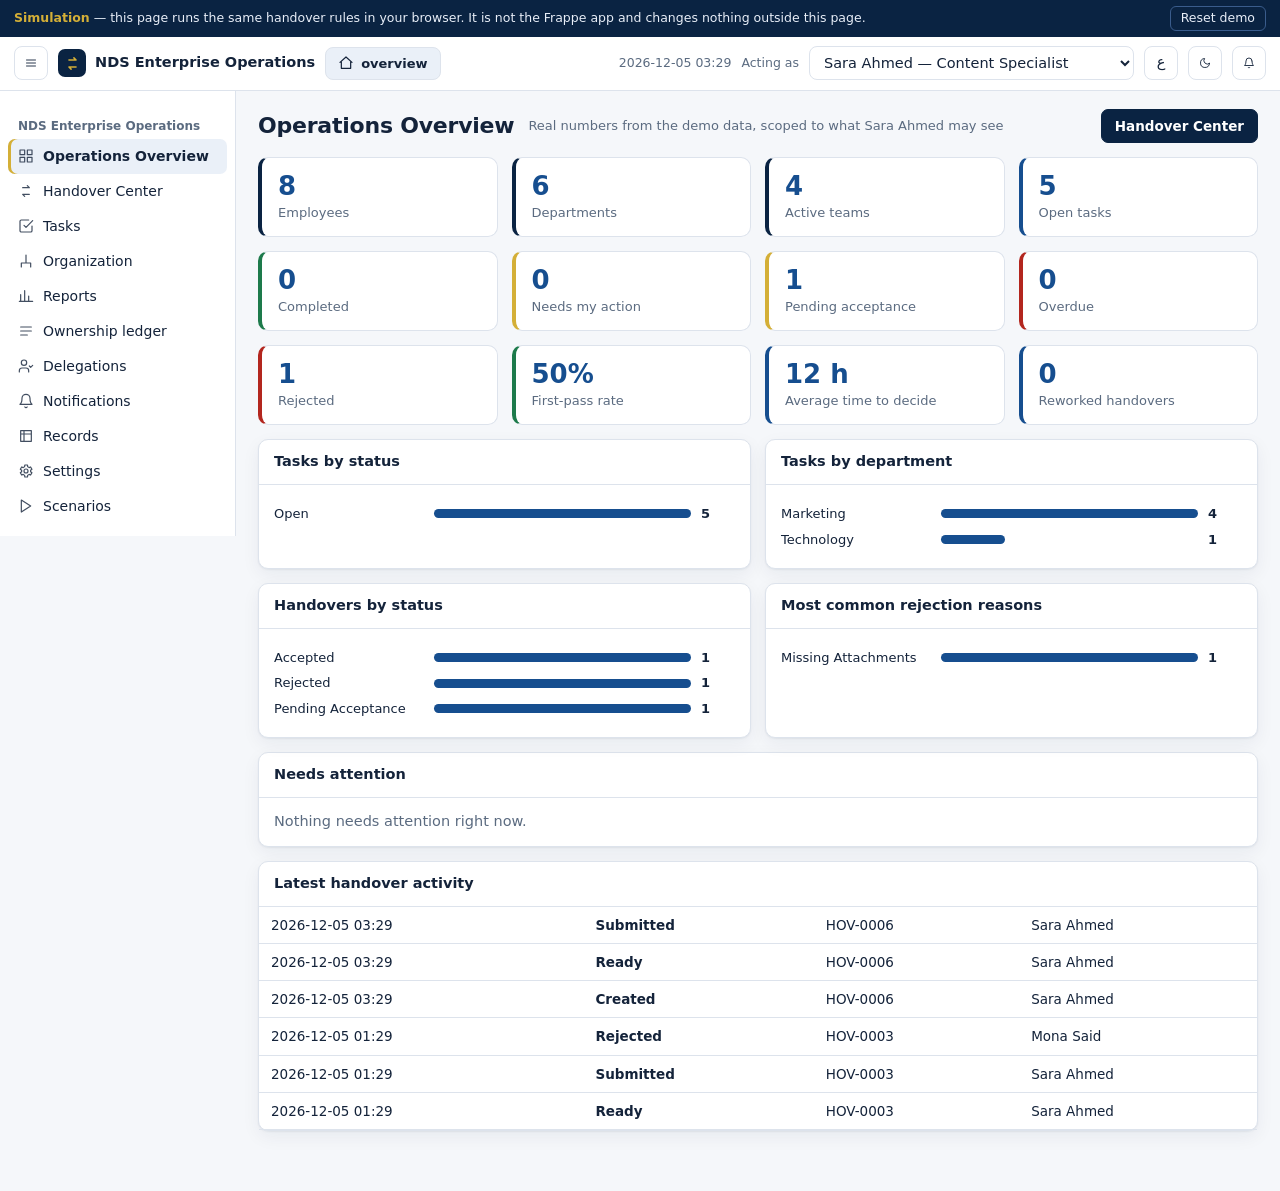
<file: index.html>
<!doctype html>
<html lang="en" dir="ltr"><head><meta charset="utf-8"><meta name="viewport" content="width=device-width,initial-scale=1">
<title>NDS Enterprise Operations — simulation</title><meta name="description" content="A working in-browser simulation of the NDS Enterprise Operations desk: handover and acceptance, ledger, reports and the ten scenarios.">
<link rel="icon" href="data:image/svg+xml,%3Csvg xmlns='http://www.w3.org/2000/svg' viewBox='0 0 32 32'%3E%3Crect width='32' height='32' rx='7' fill='%230a2342'/%3E%3Cpath d='M9 11h14l-4-4M23 21H9l4 4' fill='none' stroke='%23d4af37' stroke-width='2.6' stroke-linecap='round' stroke-linejoin='round'/%3E%3C/svg%3E">
<style>
:root{--navy:#0a2342;--royal:#164e8f;--gold:#d4af37;--bg:#f5f7fa;--surface:#fff;--ink:#14233a;--muted:#5b6b80;--line:#dde3ec;--wash:#eaf0f8;--ok:#1d7a4b;--warn:#a15c00;--bad:#b3261e;--gold-ink:#7a5f0a;--side:#fff;--shadow:0 1px 2px rgba(10,35,66,.06),0 6px 18px rgba(10,35,66,.06);--sans:"IBM Plex Sans",system-ui,-apple-system,"Segoe UI",Roboto,"Noto Naskh Arabic",sans-serif;--mono:"IBM Plex Mono",ui-monospace,Menlo,monospace}
:root[data-theme=dark]{--bg:#07162b;--surface:#0d2a4d;--ink:#eaf0f8;--muted:#a8b7cb;--line:#1f3d66;--wash:#11335c;--ok:#5fcf95;--warn:#f0b45a;--bad:#ff8a80;--gold-ink:#e6c867;--side:#0a2142;--shadow:0 1px 2px rgba(0,0,0,.3)}
*{box-sizing:border-box}html,body{height:100%}
body{margin:0;background:var(--bg);color:var(--ink);font:400 14.5px/1.5 var(--sans);-webkit-font-smoothing:antialiased}
a{color:var(--royal);text-decoration:none}a:hover{text-decoration:underline}
:root[data-theme=dark] a{color:#8db8f0}
:focus-visible{outline:3px solid var(--gold);outline-offset:2px;border-radius:4px}
button,input,select,textarea{font:inherit;color:inherit}
.sim-banner{background:var(--navy);color:#e8eef8;font-size:12.5px;padding:6px 14px;display:flex;gap:10px;flex-wrap:wrap;align-items:center;justify-content:space-between}
.sim-banner b{color:var(--gold)}
.sim-banner button{background:transparent;color:#e8eef8;border:1px solid #3a5c8c;border-radius:6px;padding:2px 10px;cursor:pointer;font-size:12.5px}
.top{position:sticky;top:0;z-index:30;background:var(--surface);border-bottom:1px solid var(--line);display:flex;align-items:center;gap:10px;padding:0 14px;height:54px}
.brand{display:flex;align-items:center;gap:9px;font-weight:700;color:var(--ink);white-space:nowrap}
.brand .mark{width:28px;height:28px;border-radius:7px;background:var(--navy);display:grid;place-items:center}
.ovr{display:inline-flex;align-items:center;gap:7px;padding:6px 12px;border:1px solid var(--line);border-radius:8px;background:var(--wash);color:var(--ink);font-weight:600;font-size:13px;white-space:nowrap}
.ovr:hover{text-decoration:none;border-color:var(--royal)}
.ovr svg{width:16px;height:16px}
.spacer{flex:1}
.top select,.top .ib{height:34px;border:1px solid var(--line);border-radius:8px;background:var(--surface);padding:0 10px;cursor:pointer}
.top .ib{display:inline-grid;place-items:center;min-width:34px;position:relative}
.top .dot{position:absolute;top:-5px;inset-inline-end:-5px;background:var(--bad);color:#fff;border-radius:10px;font-size:10.5px;padding:0 5px;line-height:16px}
.clock{font-size:12.5px;color:var(--muted);white-space:nowrap}
.shell{display:grid;grid-template-columns:236px minmax(0,1fr);min-height:calc(100vh - 54px - 33px)}
.side{background:var(--side);border-inline-end:1px solid var(--line);padding:12px 8px;position:sticky;top:87px;align-self:start;max-height:calc(100vh - 87px);overflow:auto}
.side a{display:flex;align-items:center;gap:9px;padding:7px 10px;border-radius:7px;color:var(--ink);font-size:14px}
.side a:hover{background:var(--wash);text-decoration:none}
.side a.on{background:var(--wash);font-weight:600;box-shadow:inset 3px 0 0 var(--gold)}
[dir=rtl] .side a.on{box-shadow:inset -3px 0 0 var(--gold)}
.side h6{margin:14px 10px 4px;font-size:12px;color:var(--muted);font-weight:600}
.side .n{margin-inline-start:auto;background:var(--royal);color:#fff;border-radius:10px;padding:0 7px;font-size:11.5px}
.side svg{width:16px;height:16px;flex:none;opacity:.8}
main{padding:18px 22px 60px;min-width:0}
.ph{display:flex;flex-wrap:wrap;gap:10px 14px;align-items:center;margin-bottom:14px}
.ph h1{font-size:22px;margin:0;font-weight:650;letter-spacing:-.01em}
.ph .sub{color:var(--muted);font-size:13px}
.ph .sp{flex:1}
.btn{display:inline-flex;align-items:center;gap:6px;border:1px solid var(--line);background:var(--surface);color:var(--ink);padding:6px 13px;border-radius:7px;cursor:pointer;font-weight:550;font-size:13.5px}
.btn:hover:not(:disabled){border-color:var(--royal);text-decoration:none}
.btn:disabled{opacity:.4;cursor:not-allowed}
.btn.pri{background:var(--navy);border-color:var(--navy);color:#fff}
:root[data-theme=dark] .btn.pri{background:var(--royal);border-color:var(--royal)}
.btn.ok{background:var(--ok);border-color:var(--ok);color:#fff}
.btn.bad{color:var(--bad);border-color:color-mix(in srgb,var(--bad) 45%,var(--line))}
.btn.warn{color:var(--warn);border-color:color-mix(in srgb,var(--warn) 45%,var(--line))}
.btn.gold{background:var(--gold);border-color:var(--gold);color:var(--navy)}
.btn.sm{padding:3px 9px;font-size:12.5px}
.card{background:var(--surface);border:1px solid var(--line);border-radius:10px;box-shadow:var(--shadow)}
.card>h3,.card>.ch{margin:0;padding:11px 15px;font-size:14.5px;font-weight:600;border-bottom:1px solid var(--line);display:flex;gap:10px;align-items:center}
.card .cb{padding:13px 15px}
.grid{display:grid;gap:14px}.g2{grid-template-columns:repeat(2,minmax(0,1fr))}.g3{grid-template-columns:repeat(3,minmax(0,1fr))}.g4{grid-template-columns:repeat(4,minmax(0,1fr))}
.kpi{padding:14px 16px;display:flex;flex-direction:column;gap:2px;cursor:pointer;text-align:start;border-inline-start:4px solid var(--royal);background:var(--surface);border-top:1px solid var(--line);border-bottom:1px solid var(--line);border-inline-end:1px solid var(--line);border-radius:10px}
.kpi:hover{box-shadow:var(--shadow)}
.kpi b{font-size:26px;line-height:1.1}.kpi span{color:var(--muted);font-size:13px}
.kpi.amber{border-inline-start-color:var(--gold)}.kpi.red{border-inline-start-color:var(--bad)}.kpi.green{border-inline-start-color:var(--ok)}.kpi.navy{border-inline-start-color:var(--navy)}
.tbl{width:100%;border-collapse:collapse;font-size:13.5px}
.tbl th,.tbl td{padding:8px 12px;text-align:start;border-bottom:1px solid var(--line);vertical-align:top}
.tbl th{font-weight:600;color:var(--muted);font-size:12.5px;background:color-mix(in srgb,var(--wash) 55%,transparent);white-space:nowrap}
.tbl tr.click{cursor:pointer}.tbl tr.click:hover td{background:var(--wash)}
.tbl td.num,.tbl th.num{text-align:end;font-variant-numeric:tabular-nums}
.tw{overflow-x:auto}
.empty{padding:34px 18px;text-align:center;color:var(--muted)}
.pill{display:inline-block;padding:1px 9px;border-radius:999px;border:1px solid currentColor;font-size:12px;font-weight:600;white-space:nowrap}
.p-draft,.p-withdrawn,.p-superseded{color:var(--muted)}.p-pending,.p-review,.p-clar,.p-open{color:var(--warn)}.p-accepted,.p-completed{color:var(--ok)}.p-rejected,.p-overdue{color:var(--bad)}
.tabs{display:flex;gap:4px;border-bottom:1px solid var(--line);margin-bottom:12px;flex-wrap:wrap}
.tabs button{border:0;background:transparent;padding:8px 13px;cursor:pointer;border-bottom:3px solid transparent;font-weight:550;color:var(--muted)}
.tabs button.on{color:var(--ink);border-bottom-color:var(--gold)}
.tabs .c{background:var(--wash);border-radius:9px;padding:0 7px;font-size:11.5px;margin-inline-start:5px}
.bar{display:grid;grid-template-columns:150px 1fr 34px;gap:10px;align-items:center;margin:6px 0;font-size:13px}
.bar i{display:block;height:9px;border-radius:5px;background:var(--royal)}
.field{display:grid;gap:4px;margin-bottom:12px}.field label{font-size:12.5px;color:var(--muted);font-weight:600}
.field input,.field select,.field textarea,.search{border:1px solid var(--line);background:var(--surface);border-radius:7px;padding:7px 10px;width:100%}
.field textarea{min-height:76px;resize:vertical}
.field input:disabled,.field textarea:disabled,.field select:disabled{background:var(--wash);cursor:not-allowed}
.search{max-width:320px}
.stage{display:flex;gap:0;margin:2px 0 16px;overflow-x:auto}
.stage div{flex:1;min-width:112px;padding:8px 6px 0;border-top:4px solid var(--line);font-size:12.5px;color:var(--muted)}
.stage div.done{border-color:var(--gold);color:var(--ink)}.stage div.cur{border-color:var(--royal);color:var(--ink);font-weight:650}
.stage div.bad{border-color:var(--bad);color:var(--bad);font-weight:650}
.hv{display:grid;grid-template-columns:minmax(0,1fr) 300px;gap:16px;align-items:start}
.hv .act{position:sticky;top:96px;display:grid;gap:12px}
.kv{display:grid;grid-template-columns:150px 1fr;gap:5px 12px;font-size:13.5px}.kv dt{color:var(--muted)}.kv dd{margin:0;white-space:pre-wrap;overflow-wrap:anywhere}
.tl{list-style:none;margin:0;padding:0 0 0 0}
.tl li{position:relative;padding:0 0 14px 22px}[dir=rtl] .tl li{padding:0 22px 14px 0}
.tl li::before{content:"";position:absolute;left:3px;top:5px;width:9px;height:9px;border-radius:50%;background:var(--royal)}[dir=rtl] .tl li::before{left:auto;right:3px}
.tl li::after{content:"";position:absolute;left:7px;top:16px;bottom:-2px;width:1px;background:var(--line)}[dir=rtl] .tl li::after{left:auto;right:7px}
.tl li:last-child::after{display:none}
.tl li.ok::before{background:var(--ok)}.tl li.bad::before{background:var(--bad)}.tl li.warn::before{background:var(--gold)}
.tl small{color:var(--muted);display:block}
.hash{font-family:var(--mono);font-size:12px;overflow-wrap:anywhere}
.note{padding:10px 13px;border-inline-start:4px solid var(--gold);background:var(--wash);border-radius:0 8px 8px 0;font-size:13.5px;margin-bottom:12px}
.note.bad{border-color:var(--bad)}.note.ok{border-color:var(--ok)}
.shots{display:flex;gap:10px;flex-wrap:wrap}.shots a,.shots .att{border:1px solid var(--line);border-radius:8px;overflow:hidden;background:var(--wash);font-size:12.5px}
.shots img{display:block;height:90px;width:auto;max-width:180px;object-fit:cover}.shots .att{padding:8px 11px}
.ov{position:fixed;inset:0;background:rgba(5,15,30,.55);display:grid;place-items:center;z-index:60;padding:16px}
.modal{background:var(--surface);border-radius:12px;width:min(560px,100%);max-height:92vh;overflow:auto;box-shadow:0 20px 60px rgba(0,0,0,.4)}
.modal>h3{margin:0;padding:14px 18px;border-bottom:1px solid var(--line);font-size:16px}.modal .mb{padding:16px 18px}.modal .mf{padding:12px 18px;border-top:1px solid var(--line);display:flex;gap:8px;justify-content:flex-end}
.chk{display:flex;gap:8px;align-items:flex-start;margin:6px 0;cursor:pointer}
.toast{position:fixed;bottom:18px;inset-inline-start:50%;transform:translateX(-50%);z-index:80;display:grid;gap:8px;width:min(520px,calc(100% - 24px))}
[dir=rtl] .toast{transform:translateX(50%)}
.toast div{padding:10px 14px;border-radius:9px;background:var(--navy);color:#fff;box-shadow:var(--shadow);border-inline-start:5px solid var(--ok)}
.toast div.err{border-color:var(--bad)}
.bell{position:absolute;top:50px;inset-inline-end:60px;width:min(380px,92vw);z-index:40}
.scn{display:grid;grid-template-columns:34px 1fr auto;gap:10px;padding:10px 14px;border-bottom:1px solid var(--line);align-items:start}
.scn .no{width:26px;height:26px;border-radius:50%;background:var(--royal);color:#fff;display:grid;place-items:center;font-size:12.5px;font-weight:600}
.scn ul{margin:6px 0 0;padding-inline-start:18px;font-size:13px;color:var(--muted)}
.scn li.p::marker{color:var(--ok)}.scn li.f{color:var(--bad)}
.org{border-inline-start:3px solid var(--royal);background:var(--surface);margin:8px 0;padding:8px 14px;border-radius:8px;border:1px solid var(--line);border-inline-start:3px solid var(--royal)}
.org .team{background:var(--wash);border-radius:7px;padding:7px 11px;margin:6px 0}
.org .mem{display:flex;gap:5px;flex-wrap:wrap;margin-top:4px}.org .mem span{background:var(--surface);border:1px solid var(--line);padding:0 8px;border-radius:10px;font-size:12px}
.muted{color:var(--muted)}.right{text-align:end}.mt{margin-top:14px}.row{display:flex;gap:8px;flex-wrap:wrap;align-items:center}
.menu-btn{display:none}
@media(max-width:900px){.shell{grid-template-columns:1fr}.side{position:fixed;inset-block:87px 0;inset-inline-start:0;width:250px;z-index:35;transform:translateX(-105%);transition:transform .2s;max-height:none;box-shadow:var(--shadow)}[dir=rtl] .side{transform:translateX(105%)}.side.open{transform:none}.menu-btn{display:inline-grid}.hv{grid-template-columns:1fr}.hv .act{position:static}.g3,.g4{grid-template-columns:repeat(2,minmax(0,1fr))}.g2{grid-template-columns:1fr}.clock{display:none}.ovr span{display:none}main{padding:14px 12px 60px}}
@media(max-width:520px){.g3,.g4{grid-template-columns:1fr}.top select{max-width:130px}.kv{grid-template-columns:1fr}.bar{grid-template-columns:110px 1fr 30px}}
@media(prefers-reduced-motion:reduce){.side{transition:none}}
@media(max-width:900px){.top{gap:6px;padding:0 8px}.brand{font-size:0;gap:0}.brand .mark{font-size:14px}.top label.clock{display:none}.top select{max-width:118px;min-width:0}}
@media(max-width:420px){.top .ib{min-width:30px;padding:0 6px}.ovr{padding:6px 8px}}
.hv>*{min-width:0}
@media(max-width:900px){.hv{grid-template-columns:minmax(0,1fr)!important}}

</style></head><body><div id="app"></div>
<noscript>This simulation needs JavaScript.</noscript>
<script>
/* ===== NDS Enterprise Operations — in-browser simulation of the handover engine =====
   Same rules as the Frappe app (services/handover.py): identity from the session, snapshot + SHA-256,
   responsibility moves only on acceptance, append-only ledger with unique (task, sequence),
   idempotent submit, explicit delegation, required vs mutable notifications. */
function sha256(str){
  var s=unescape(encodeURIComponent(str)),mp=Math.pow,mw=mp(2,32),i,j,res='',w=[],bl=s.length*8;
  var h=sha256.h=sha256.h||[],k=sha256.k=sha256.k||[],pc=k.length,comp={};
  for(var c=2;pc<64;c++){if(!comp[c]){for(i=0;i<313;i+=c)comp[i]=c;h[pc]=(mp(c,.5)*mw)|0;k[pc++]=(mp(c,1/3)*mw)|0}}
  h=h.slice(0,8);s+='\x80';while(s.length%64-56)s+='\x00';
  for(i=0;i<s.length;i++){j=s.charCodeAt(i);w[i>>2]|=j<<((3-i)%4)*8}
  w[w.length]=((bl/mw)|0);w[w.length]=(bl);
  for(j=0;j<w.length;){var ww=w.slice(j,j+=16),oh=h;h=h.slice(0,8);
    for(i=0;i<64;i++){var w15=ww[i-15],w2=ww[i-2],a=h[0],e=h[4];
      var t1=h[7]+(rr(e,6)^rr(e,11)^rr(e,25))+((e&h[5])^((~e)&h[6]))+k[i]+(ww[i]=(i<16)?ww[i]:(ww[i-16]+(rr(w15,7)^rr(w15,18)^(w15>>>3))+ww[i-7]+(rr(w2,17)^rr(w2,19)^(w2>>>10)))|0);
      var t2=(rr(a,2)^rr(a,13)^rr(a,22))+((a&h[1])^(a&h[2])^(h[1]&h[2]));
      h=[(t1+t2)|0].concat(h);h[4]=(h[4]+t1)|0;h.pop()}
    for(i=0;i<8;i++)h[i]=(h[i]+oh[i])|0}
  for(i=0;i<8;i++)for(j=3;j+1;j--){var b=(h[i]>>(j*8))&255;res+=((b<16)?0:'')+b.toString(16)}
  return res;
  function rr(v,a){return(v>>>a)|(v<<(32-a))}
}
class NdsError extends Error{constructor(m,code){super(m);this.code=code||'valid'}}
const fail=(m,c)=>{throw new NdsError(m,c)};
const H=3600e3,D=24*H;
const ROLE={EXEC:'NDS Executive Management',OPS:'NDS Operations Manager',DEPT:'NDS Department Manager',LEAD:'NDS Team Leader',REV:'NDS Task Reviewer',AUD:'NDS Read Only Auditor',SYS:'System Manager'};
const REASONS=['Missing Information','Incomplete Work','Missing Attachments','Technical Issues','Incorrect Diagnosis','Unclear Instructions','Unverified Results','Wrong Assignment','Other'];
const OPEN_H=['Pending Acceptance','Under Review','Clarification Requested'];
const CLOSED_T=['Completed','Cancelled'];
const USERS={
 sara:{name:'Sara Ahmed',dept:'Marketing',team:'Content Team',job:'Content Specialist',roles:['Employee','NDS Task Sender','NDS Task Executor']},
 omar:{name:'Omar Hassan',dept:'Technology',team:'ERP Squad',job:'ERPNext Developer',roles:['Employee','NDS Task Receiver','NDS Task Executor']},
 mona:{name:'Mona Said',dept:'Technology',team:'ERP Squad',job:'QA Engineer',roles:['Employee','NDS Task Receiver','NDS Task Executor']},
 lina:{name:'Lina Farouk',dept:'Technology',team:'ERP Squad',job:'Team Leader',roles:['Employee',ROLE.LEAD]},
 khaled:{name:'Khaled Mansour',dept:'Technology',team:'',job:'Head of Technology',roles:['Employee',ROLE.DEPT]},
 huda:{name:'Huda Salem',dept:'Marketing',team:'',job:'Head of Marketing',roles:['Employee',ROLE.DEPT]},
 noura:{name:'Noura Adel',dept:'Executive Management',team:'',job:'Operations Director',roles:[ROLE.EXEC,ROLE.OPS]},
 rana:{name:'Rana Younes',dept:'Quality & Compliance',team:'',job:'Quality Reviewer',roles:['Employee',ROLE.REV]},
 adel:{name:'Adel Auditor',dept:'Quality & Compliance',team:'',job:'Read Only Auditor',roles:[ROLE.AUD]},
 admin:{name:'Administrator',dept:'',team:'',job:'System Administrator',roles:['Administrator',ROLE.SYS]}
};
const TEAMS=[{name:'Content Team',dept:'Marketing',lead:'huda'},{name:'Design Studio',dept:'Marketing',lead:'huda'},{name:'ERP Squad',dept:'Technology',lead:'lina'},{name:'Web Team',dept:'Technology',lead:'khaled'}];
const DEPTS=['Marketing','Technology','Finance & Accounting','Human Resources','Quality & Compliance','Executive Management'];
let S=null;
const uname=u=>USERS[u]?USERS[u].name:(u||'—');
const now=()=>Date.now()+S.clock;
const pad=n=>String(n).padStart(2,'0');
const fmt=t=>{const d=new Date(t);return d.getFullYear()+'-'+pad(d.getMonth()+1)+'-'+pad(d.getDate())+' '+pad(d.getHours())+':'+pad(d.getMinutes())};
const dateOf=t=>fmt(t).slice(0,10);
const hasRole=(u,r)=>USERS[u].roles.includes(r);
const isFull=u=>[ROLE.EXEC,ROLE.OPS,ROLE.AUD,ROLE.SYS,'Administrator'].some(r=>hasRole(u,r));
const isManager=u=>isFull(u)||hasRole(u,ROLE.DEPT)||hasRole(u,ROLE.OPS);
const id=(p)=>p+'-'+String(++S.seq[p]).padStart(4,'0');
function blank(){return{clock:0,seq:{HOV:0,TASK:0,UPD:0,CHK:0,REV:0,DEL:0,NTF:0,TRV:0,ATT:0},tasks:[],handovers:[],reviews:[],history:[],ledger:[],updates:[],checklist:[],taskReviews:[],delegations:[],notifications:[],prefs:{},requests:{},settings:{responseHours:24,leadHours:4,escalateHours:24},kpi:[]}}
function ownerOf(tid){const rows=S.ledger.filter(r=>r.task===tid);if(rows.length)return rows[rows.length-1].to;return S.tasks.find(t=>t.id===tid).assignee}
function pastOwners(tid){const t=S.tasks.find(x=>x.id===tid),s=new Set([t.assignee,t.creator]);S.ledger.filter(r=>r.task===tid).forEach(r=>{s.add(r.from);s.add(r.to)});return s}
function getH(i){const h=S.handovers.find(x=>x.id===i);if(!h)fail('Handover '+i+' does not exist.');return h}
function getT(i){const t=S.tasks.find(x=>x.id===i);if(!t)fail('Task '+i+' does not exist.');return t}
function log(h,event,user,text,cls){S.history.push({id:S.history.length+1,handover:h.id,task:h.task,event,user,text:text||'',cls:cls||'',at:now()})}
function activeDelegation(delegate,delegator,at){at=at||now();return S.delegations.find(d=>!d.revoked&&d.delegate===delegate&&d.delegator===delegator&&Date.parse(d.from)<=at&&at<=Date.parse(d.to)+D-1)}
function canDecide(h,u){if(u===h.sender)return false;if(u===h.receiver)return true;return !!activeDelegation(u,h.receiver)}
function leads(u){return TEAMS.filter(t=>t.lead===u).map(t=>t.name)}
function canSeeH(h,u){
  if(h.status==='Draft')return u===h.sender||isFull(u)&&!hasRole(u,ROLE.AUD)||hasRole(u,ROLE.SYS);
  if(isFull(u))return true;
  if(u===h.sender||u===h.receiver||activeDelegation(u,h.receiver))return true;
  const lt=leads(u);if(lt.includes(h.senderTeam)||lt.includes(h.receiverTeam))return true;
  if(hasRole(u,ROLE.DEPT)&&(USERS[u].dept===h.senderDept||USERS[u].dept===h.receiverDept))return true;
  return false}
function canSeeT(t,u){
  if(isFull(u)||t.creator===u||pastOwners(t.id).has(u))return true;
  if(hasRole(u,ROLE.DEPT)&&USERS[u].dept===t.dept)return true;
  if(leads(u).includes(t.team))return true;
  return false}
const visH=u=>S.handovers.filter(h=>canSeeH(h,u));
const visT=u=>S.tasks.filter(t=>canSeeT(t,u));
function notify(users,subject,h,cat,prio){
  [...new Set(users)].filter(Boolean).forEach(u=>{
    const p=S.prefs[u]||{reminders:true,progress:true};
    if(cat==='reminder'&&p.reminders===false)return;if(cat==='progress'&&p.progress===false)return;
    if(S.notifications.some(n=>n.user===u&&n.ref===h.id&&n.subject===subject))return; // no duplicates
    S.notifications.push({id:S.notifications.length+1,user:u,subject,ref:h.id,task:h.task,cat:cat||'required',prio:prio||'Normal',read:false,at:now()})})}
function managersOf(h){return Object.keys(USERS).filter(u=>(hasRole(u,ROLE.DEPT)&&[h.senderDept,h.receiverDept].includes(USERS[u].dept))||leads(u).some(t=>[h.senderTeam,h.receiverTeam].includes(t)))}
function addLedger(h,from,to){
  const seq=S.ledger.filter(r=>r.task===h.task).length+1;
  if(S.ledger.some(r=>r.task===h.task&&r.seq===seq))fail('Ownership of '+h.task+' changed at the same time. Reload and try again.','conflict');
  const row=Object.freeze({task:h.task,seq,from,to,handover:h.id,at:now(),fromDept:USERS[from].dept,toDept:USERS[to].dept,via:h.actedOnBehalf?'Delegation':'Acceptance'});
  S.ledger.push(row);const t=getT(h.task);t.dept=USERS[to].dept;t.team=USERS[to].team;return row}
/* ---------- handover lifecycle ---------- */
const REQUIRED=[['reason','Handover reason'],['notes.done','Work done'],['diag.technical','Technical diagnosis'],['solution.approach','Solution approach'],['results.completed','Completed results']];
const dig=(o,p)=>p.split('.').reduce((a,k)=>a&&a[k],o);
function emptyH(){return{notes:{done:'',notDone:'',risks:'',instructions:''},diag:{technical:'',problem:'',rootCause:'',error:'',condition:'',dependencies:'',pending:'',risks:''},solution:{approach:'',steps:'',tools:'',files:'',decisions:'',outstanding:''},results:{completed:'',expectedVsActual:'',evidence:'',testing:'',outstanding:'',final:''},exec:{extra:'',operate:'',followUp:'',warnings:'',recommendations:'',future:''}}}
function createHandover(u,taskId,receiver,data){
  const t=getT(taskId);if(!USERS[receiver])fail('Choose a receiver.');
  if(CLOSED_T.includes(t.status))fail('A '+t.status.toLowerCase()+' task cannot be handed over.');
  const owner=ownerOf(taskId);
  if(!(owner===u||isManager(u)&&canSeeT(t,u)))fail('Only the current owner, or a manager whose scope covers the task, can hand '+taskId+' over.','perm');
  if(receiver===owner)fail('The receiver already owns this task.');
  if(S.handovers.some(h=>h.task===taskId&&(OPEN_H.includes(h.status)||h.status==='Draft')))fail('This task already has an open handover or a draft.');
  const prevAccepted=S.handovers.filter(h=>h.task===taskId&&h.status==='Accepted').pop();
  const h=Object.assign({id:id('HOV'),task:taskId,version:1,prev:prevAccepted?prevAccepted.id:null,status:'Draft',ready:false,
    sender:u,receiver,senderDept:USERS[u].dept,senderTeam:USERS[u].team,receiverDept:USERS[receiver].dept,receiverTeam:USERS[receiver].team,
    reason:'',attachments:[],rv:1,createdAt:now()},emptyH(),data||{});
  h.root=h.id;S.handovers.push(h);log(h,'Created',u,'Draft created');return h}
function updateDraft(u,i,patch){
  const h=getH(i);if(u!==h.sender)fail('Only the sender can edit a draft.','perm');
  if(h.status!=='Draft')fail('A submitted handover is frozen and cannot be edited. Revise it to start a new version.','perm');
  Object.keys(patch).forEach(p=>{const ks=p.split('.');let o=h;while(ks.length>1)o=o[ks.shift()];o[ks[0]]=patch[p]});
  h.ready=false;h.rv++;return h}
function missing(h){return REQUIRED.filter(([p])=>!String(dig(h,p)||'').trim()).map(x=>x[1])}
function markReady(u,i){const h=getH(i);if(u!==h.sender)fail('Only the sender can do this.','perm');if(h.status!=='Draft')fail('Only a draft can be marked ready.');
  const m=missing(h);if(m.length)fail('Complete the required fields first: '+m.join(', ')+'.');h.ready=true;log(h,'Ready',u,'Required data verified');return h}
function snapshotOf(h){const t=getT(h.task);return JSON.stringify({task:{id:t.id,subject:t.subject,desc:t.desc,project:t.project,priority:t.priority,due:t.due},sender:h.sender,receiver:h.receiver,version:h.version,reason:h.reason,notes:h.notes,diag:h.diag,solution:h.solution,results:h.results,exec:h.exec,attachments:h.attachments.map(a=>({name:a.name,kind:a.kind}))})}
function submit(u,i,rid){
  const key=u+':'+rid;if(rid&&S.requests[key])return getH(S.requests[key]); // retry never duplicates
  const h=getH(i);if(u!==h.sender)fail('Only the sender can submit. The sender identity cannot be forged.','perm');
  if(h.status!=='Draft')fail('This handover was already submitted.');
  if(!h.ready){const m=missing(h);fail(m.length?'Complete the required fields first: '+m.join(', ')+'.':'Mark the handover ready before submitting.')}
  if(ownerOf(h.task)!==u&&!isManager(u))fail('You no longer own this task.','conflict');
  if(S.handovers.some(x=>x.task===h.task&&x.id!==h.id&&OPEN_H.includes(x.status)))fail('Another handover of this task is already open.','conflict');
  h.snapshot=snapshotOf(h);h.hash=sha256(h.snapshot);h.status='Pending Acceptance';h.submittedAt=now();h.responseDue=now()+S.settings.responseHours*H;h.rv++;
  if(rid)S.requests[key]=h.id;
  log(h,'Submitted',u,'Version '+h.version+' submitted to '+uname(h.receiver)+'. Snapshot '+h.hash.slice(0,12)+'…','warn');
  notify([h.receiver],'Handover '+h.id+' from '+uname(u)+' is waiting for your decision',h,'required','High');return h}
function verify(h){return !!h.snapshot&&sha256(h.snapshot)===h.hash}
function startReview(u,i){const h=getH(i);if(!canDecide(h,u))fail('Only the named receiver or an active delegate can review this handover.','perm');
  if(h.status!=='Pending Acceptance')fail('This handover is not waiting for review.');h.status='Under Review';h.rv++;log(h,'Review started',u,uname(u)+' opened the review');
  notify([h.sender],uname(u)+' started reviewing '+h.id,h,'progress');return h}
function review(h,u,decision,text,extra){S.reviews.push(Object.assign({handover:h.id,by:u,onBehalfOf:u!==h.receiver?h.receiver:null,decision,text:text||'',at:now()},extra||{}))}
function accept(u,i,conf,expectRv){
  const h=getH(i);if(u===h.sender)fail('The sender cannot accept their own handover.','perm');
  if(!canDecide(h,u))fail('Only the named receiver, or someone with an active delegation, can accept.','perm');
  if(expectRv!=null&&expectRv!==h.rv)fail('This handover was changed by someone else a moment ago ('+h.status+'). Nothing was transferred twice.','conflict');
  if(!['Pending Acceptance','Under Review'].includes(h.status))fail('This handover is '+h.status+'. It can no longer be accepted.','conflict');
  conf=conf||{};if(!(conf.details&&conf.attachments&&conf.responsibilities))fail('Confirm all three statements before accepting.');
  const t=getT(h.task);if(ownerOf(h.task)!==h.sender&&!isManager(h.sender))fail('The task owner changed since this was submitted.','conflict');
  const from=ownerOf(h.task);
  h.actedOnBehalf=u!==h.receiver?h.receiver:null;
  const row=addLedger(h,from,h.receiver);
  h.status='Accepted';h.decidedAt=now();h.decidedBy=u;h.rv++;h.receiverNotes=conf.notes||'';h.nextStep=conf.nextStep||'';
  review(h,u,'Accepted',conf.notes,{nextStep:conf.nextStep});
  log(h,'Accepted',u,(h.actedOnBehalf?uname(u)+' accepted on behalf of '+uname(h.receiver)+'. ':'')+'Responsibility moved to '+uname(h.receiver)+' (ledger #'+row.seq+')','ok');
  notify([h.sender,...managersOf(h)],'Handover '+h.id+' was accepted by '+uname(u),h,'required');return h}
function reject(u,i,reason,details){
  const h=getH(i);if(!canDecide(h,u))fail('Only the named receiver or an active delegate can reject.','perm');
  if(!OPEN_H.slice(0,2).includes(h.status))fail('This handover is '+h.status+'.','conflict');
  if(!REASONS.includes(reason))fail('A rejection reason is mandatory.');if(!String(details||'').trim())fail('Explain the rejection in detail.');
  h.status='Rejected';h.decidedAt=now();h.decidedBy=u;h.rejection={reason,details};h.rv++;review(h,u,'Rejected',details,{reason});
  log(h,'Rejected',u,reason+': '+details,'bad');notify([h.sender],'Handover '+h.id+' was rejected: '+reason,h,'required','High');return h}
function clarify(u,i,text){
  const h=getH(i);if(!canDecide(h,u))fail('Only the named receiver or an active delegate can ask for clarification.','perm');
  if(!OPEN_H.slice(0,2).includes(h.status))fail('This handover is '+h.status+'.','conflict');if(!String(text||'').trim())fail('Write what you need clarified.');
  h.status='Clarification Requested';h.rv++;review(h,u,'Clarification',text);log(h,'Clarification requested',u,text,'warn');
  notify([h.sender],'Clarification requested on '+h.id,h,'required');return h}
function withdraw(u,i,reason){const h=getH(i);if(u!==h.sender)fail('Only the sender can withdraw.','perm');
  if(!OPEN_H.includes(h.status))fail('Only an open handover can be withdrawn.');if(!String(reason||'').trim())fail('Give a reason for withdrawing.');
  h.status='Withdrawn';h.rv++;log(h,'Withdrawn',u,reason);notify([h.receiver],'Handover '+h.id+' was withdrawn',h,'required');return h}
function revise(u,i){const h=getH(i);if(u!==h.sender)fail('Only the sender can revise.','perm');
  if(!['Rejected','Clarification Requested','Withdrawn'].includes(h.status))fail('Only a rejected, withdrawn or clarified handover can be revised.');
  if(S.handovers.some(x=>x.task===h.task&&x.id!==h.id&&(OPEN_H.includes(x.status)||x.status==='Draft')))fail('A newer open handover or draft already exists for this task.');
  if(ownerOf(h.task)!==u&&!isManager(u))fail('You no longer own this task.','conflict');
  if(h.status==='Clarification Requested'){h.status='Superseded';h.rv++;log(h,'Superseded',u,'Replaced by a new version after the clarification')}
  const n=JSON.parse(JSON.stringify(h));['snapshot','hash','submittedAt','decidedAt','decidedBy','rejection','responseDue','receiverNotes','nextStep','actedOnBehalf'].forEach(k=>delete n[k]);
  Object.assign(n,{id:id('HOV'),version:h.version+1,prev:h.id,status:'Draft',ready:false,rv:1,createdAt:now()});n.root=h.root;S.handovers.push(n);
  log(n,'Created',u,'Version '+n.version+' started from '+h.id);return n}
/* ---------- delegation ---------- */
function delegate(u,to,from,until,reason){if(!USERS[to]||to===u)fail('Choose someone else to act for you.');if(!from||!until||until<from)fail('Give a valid period.');
  if(!String(reason||'').trim())fail('Say why you are delegating.');const d={id:id('DEL'),delegator:u,delegate:to,from,to:until,reason,revoked:false,at:now()};S.delegations.push(d);return d}
function revokeDelegation(u,i){const d=S.delegations.find(x=>x.id===i);if(!d||d.delegator!==u&&!hasRole(u,ROLE.SYS))fail('Only the person who delegated can revoke it.','perm');d.revoked=true;return d}
/* ---------- tasks ---------- */
function postUpdate(u,tid,type,note,progress,link){const t=getT(tid);
  if(ownerOf(tid)!==u)fail('Only the current owner of '+tid+' can post updates on it.','perm');
  if(CLOSED_T.includes(t.status))fail(t.status+' tasks cannot receive updates.');
  if(progress!==''&&progress!=null&&!(progress>=0&&progress<=100))fail('Progress must be between 0 and 100.');
  if(!String(note||'').trim())fail('Write a note.');const x={id:id('UPD'),task:tid,type,note,progress:progress===''?null:+progress,link:link||'',by:u,at:now()};
  S.updates.push(Object.freeze(x));if(type==='Progress'&&x.progress!=null)t.progress=x.progress;return x}
function addCheck(u,tid,title,req){if(ownerOf(tid)!==u)fail('Only the current owner can change the checklist.','perm');if(CLOSED_T.includes(getT(tid).status))fail('The checklist of a closed task cannot be changed.');
  if(!String(title).trim())fail('Name the criterion.');const c={id:id('CHK'),task:tid,title,required:req!==false,done:false};S.checklist.push(c);return c}
function toggleCheck(u,cid){const c=S.checklist.find(x=>x.id===cid);if(ownerOf(c.task)!==u)fail('Only the current owner can change the checklist.','perm');
  if(CLOSED_T.includes(getT(c.task).status))fail('The checklist of a closed task cannot be changed.');c.done=!c.done;c.by=c.done?u:null;c.at=c.done?now():null;return c}
function delCheck(u,cid){const c=S.checklist.find(x=>x.id===cid);if(ownerOf(c.task)!==u)fail('Only the current owner can change the checklist.','perm');if(c.done)fail('A completed checklist item is part of the record and cannot be deleted.','perm');S.checklist=S.checklist.filter(x=>x!==c)}
function completeTask(u,tid){const t=getT(tid);if(ownerOf(tid)!==u)fail('Only the current owner can complete the task.','perm');
  const open=S.checklist.filter(c=>c.task===tid&&c.required&&!c.done).map(c=>c.title);if(open.length)fail('Required checklist items are still open: '+open.join(', ')+'.');
  t.status='Completed';t.progress=100;t.completedAt=now();return t}
function reviewTask(u,tid,verdict,score,comments){const t=getT(tid);
  if(![ROLE.REV,ROLE.DEPT,ROLE.OPS,ROLE.EXEC].some(r=>hasRole(u,r)))fail('You are not a reviewer.','perm');
  if(t.status!=='Completed')fail('Only a completed task can be reviewed.');if(pastOwners(tid).has(u)&&u!==t.creator||ownerOf(tid)===u)fail('Nobody can review work he owned himself.','perm');
  if(verdict==='Approved'&&!(score>=1&&score<=5))fail('An approval needs a quality score from 1 to 5.');if(!String(comments).trim())fail('Write your comments.');
  const r=Object.freeze({id:id('TRV'),task:tid,verdict,score:verdict==='Approved'?+score:null,comments,by:u,owner:ownerOf(tid),at:now()});S.taskReviews.push(r);return r}
/* ---------- scheduled reminders (hourly job) ---------- */
function runReminders(){
  let sent=0;const lead=S.settings.leadHours*H,esc=S.settings.escalateHours*H,t=now();
  S.handovers.filter(h=>['Pending Acceptance','Under Review'].includes(h.status)).forEach(h=>{
    const once=ev=>S.history.some(x=>x.handover===h.id&&x.event===ev);const to=[h.receiver];
    if(h.responseDue-t<=lead&&h.responseDue>t&&!once('Reminder Sent')){log(h,'Reminder Sent','system','Response due '+fmt(h.responseDue));notify(to,'Reminder: '+h.id+' needs your decision by '+fmt(h.responseDue),h,'reminder');sent++}
    if(t>h.responseDue&&!once('Overdue Alert')){log(h,'Overdue Alert','system','Response is overdue','bad');notify([h.receiver,h.sender],h.id+' is overdue for a decision',h,'required','High');sent++}
    if(t>h.responseDue+esc&&!once('Escalated')){log(h,'Escalated','system','Escalated to managers','bad');notify(managersOf(h),h.id+' has waited more than '+S.settings.escalateHours+' h past its deadline',h,'required','High');sent++}});
  return sent}
function advance(ms){S.clock+=ms}
/* ---------- KPI helpers (fair rules) ---------- */
function waitedAcross(tid,due){const d=Date.parse(due);return S.handovers.some(h=>h.task===tid&&h.submittedAt&&h.status!=='Withdrawn'&&h.submittedAt<=d+D&&(h.decidedAt||now())>=d)}
function pct(a,b){return b?Math.round(1000*a/b)/10:null}
function avg(a){a=a.filter(x=>x!=null);return a.length?Math.round(10*a.reduce((s,x)=>s+x,0)/a.length)/10:null}
function firstPass(h){return h.status==='Accepted'&&h.version===1&&!S.reviews.some(r=>r.handover===h.id&&r.decision==='Clarification')}
function allowed(h,u){
  const a=[];const st=h.status;
  if(st==='Draft'&&u===h.sender){a.push('save','ready','submit')}
  if(['Pending Acceptance','Under Review'].includes(st)&&canDecide(h,u)){if(st==='Pending Acceptance')a.push('review');a.push('accept','reject','clarify')}
  if(OPEN_H.includes(st)&&u===h.sender)a.push('withdraw');
  if(['Rejected','Clarification Requested','Withdrawn'].includes(st)&&u===h.sender)a.push('revise');
  return a}

/* ===== seed data, reports, scenarios ===== */
function mkTask(o){const t=Object.assign({id:id('TASK'),subject:'',desc:'',dept:USERS[o.assignee].dept,team:USERS[o.assignee].team,project:'',priority:'Medium',status:'Open',due:dateOf(now()+7*D),progress:0,creator:'noura',createdAt:now()},o);S.tasks.push(t);return t}
const FULL={reason:'Reassignment to the owning team',notes:{done:'Diagnosed the issue and prepared the fix on a copy.',notDone:'Production rollout.',risks:'Touches the live print format.',instructions:'Test on the staging site first.'},
 diag:{technical:'The print format reads a field that was renamed in the last update.',problem:'Printed documents show an empty amount.',rootCause:'Jinja block references the old fieldname.',error:'KeyError: grand_total_old',condition:'Staging reproduces the fault.',dependencies:'None',pending:'Customer sign-off',risks:'Low'},
 solution:{approach:'Point the template at the new field and add a fallback.',steps:'1. Edit the block. 2. Reload. 3. Print three samples.',tools:'ERPNext Print Format Builder',files:'print_format/sales_invoice.json',decisions:'Keep the old name as a fallback for one release.',outstanding:'Release note'},
 results:{completed:'Samples print with the right amounts.',expectedVsActual:'Expected: amount shown. Actual: amount shown.',evidence:'3 printed samples attached.',testing:'Three invoices of different currencies.',outstanding:'None',final:'Ready for the receiving team.'}};
function fillH(h,extra){const flat={'reason':FULL.reason};['notes','diag','solution','results'].forEach(g=>Object.keys(FULL[g]).forEach(k=>flat[g+'.'+k]=FULL[g][k]));Object.assign(flat,extra||{});updateDraft(h.sender,h.id,flat);return h}
function fullHandover(task,from,to,rid){const h=createHandover(from,task.id,to);fillH(h);markReady(from,h.id);submit(from,h.id,rid||('r-'+h.id));return h}
const CONF={details:true,attachments:true,responsibilities:true};
function seed(){
  S=blank();S.clock=-8*D;
  const t1=mkTask({subject:'Migrate landing page forms to an ERPNext Web Form',desc:'Replace the external form with a Web Form linked to Lead.',project:'Website Revamp',priority:'High',assignee:'sara',due:dateOf(now()+13*D)});
  const h1=fullHandover(t1,'sara','omar');advance(D);accept('omar',h1.id,CONF,undefined);
  advance(-D+5*D);
  const t8=mkTask({subject:'Set up the staging server backup',project:'ERP Rollout',priority:'Medium',assignee:'omar',creator:'lina',due:dateOf(now()+1*D),status:'Open'});
  addCheck('omar',t8.id,'Backup restores on a clean site');addCheck('omar',t8.id,'Schedule documented');
  S.checklist.filter(c=>c.task===t8.id).forEach(c=>toggleCheck('omar',c.id));postUpdate('omar',t8.id,'Progress','Backup job created and tested.',100);completeTask('omar',t8.id);
  advance(2*H);reviewTask('rana',t8.id,'Approved',4,'Clear documentation, restore tested.');
  const t7=mkTask({subject:'Update the API documentation',project:'ERP Rollout',priority:'High',assignee:'omar',due:dateOf(now()-2*D)});
  addCheck('omar',t7.id,'Endpoints verified against v16');addCheck('omar',t7.id,'Examples run');
  const t3=mkTask({subject:'Prepare the quarterly SEO audit report',project:'Brand Refresh',priority:'Medium',assignee:'mona',due:dateOf(now()+1*D)});
  const h3=fullHandover(t3,'mona','omar');startReview('omar',h3.id);
  advance(2*D+20*H);
  const t4=mkTask({subject:'Export campaign banners for the web team',project:'Website Revamp',assignee:'sara',due:dateOf(now()+6*D)});
  const h4=fullHandover(t4,'sara','mona');reject('mona',h4.id,'Missing Attachments','The banner exports and the source files are not attached.');
  const t5=mkTask({subject:'Customer onboarding checklist for ERP clients',project:'ERP Rollout',assignee:'mona',due:dateOf(now()+4*D)});
  const h5=fullHandover(t5,'mona','omar');clarify('omar',h5.id,'Which clients are already live? The list is missing.');
  const t9=mkTask({subject:'Build the campaign performance dashboard',project:'Brand Refresh',priority:'High',assignee:'sara',due:dateOf(now()+9*D)});
  postUpdate('sara',t9.id,'Progress','Data sources connected, charts next.',40);
  const t6=mkTask({subject:'Refresh the brand guidelines document',project:'Brand Refresh',assignee:'sara',due:dateOf(now()+12*D)});
  const h6=createHandover('sara',t6.id,'omar');updateDraft('sara',h6.id,{'reason':'Needs ERPNext print styling','notes.done':'Collected the current guidelines.'});
  mkTask({subject:'Remove the legacy export plugin',assignee:'omar',status:'Cancelled',due:dateOf(now()-5*D)});
  advance(-(2*D+20*H)+0);S.clock=Math.min(S.clock,0);S.clock=0;
  const t2=mkTask({subject:'Fix the sales invoice print format',desc:'Amounts print empty on the new invoice format.',project:'ERP Rollout',priority:'High',assignee:'sara',due:dateOf(now()+2*D)});
  fullHandover(t2,'sara','omar');
  S.notifications.forEach(n=>{n.read=true});S.clock=0;return S}
const DEF={from:'',to:'',dept:''};
const inRange=(t,f)=>(!f.from||dateOf(t)>=f.from)&&(!f.to||dateOf(t)<=f.to);
const ageH=h=>Math.round(((h.decidedAt||now())-h.submittedAt)/H*10)/10;
function openTasks(u){return visT(u).filter(t=>!CLOSED_T.includes(t.status)&&t.status!=='Template')}
function waitingOn(tid){return S.handovers.find(h=>h.task===tid&&['Pending Acceptance','Under Review'].includes(h.status))}
function overdueRows(u){const today=dateOf(now());return openTasks(u).filter(t=>t.due<today).map(t=>{const w=waitingOn(t.id);return{id:t.id,subject:t.subject,owner:uname(ownerOf(t.id)),dept:t.dept,due:t.due,days:Math.round((Date.parse(today)-Date.parse(t.due))/D),reason:w?('Waiting on '+uname(w.receiver)+' ('+w.id+')'):'No handover pending',excused:w?'Yes':'No'}})}
function perUser(u,f){
  const users=Object.keys(USERS).filter(x=>!hasRole(x,ROLE.AUD)&&x!=='admin'&&x!=='noura');const vh=visH(u).filter(h=>h.status!=='Draft'),vt=visT(u);
  return users.map(p=>{
    const own=vt.filter(t=>ownerOf(t.id)===p),done=own.filter(t=>t.status==='Completed'&&inRange(t.completedAt,f)),opn=own.filter(t=>!CLOSED_T.includes(t.status));
    const dated=done.filter(t=>t.due),ontime=dated.filter(t=>dateOf(t.completedAt)<=t.due);
    const sent=vh.filter(h=>h.sender===p&&inRange(h.submittedAt,f)),decided=sent.filter(h=>['Accepted','Rejected'].includes(h.status));
    const rec=vh.filter(h=>h.receiver===p&&inRange(h.submittedAt,f));
    const scores=S.taskReviews.filter(r=>r.owner===p&&r.verdict==='Approved').map(r=>r.score);
    const over=opn.filter(t=>t.due<dateOf(now())&&!waitingOn(t.id));
    return{user:uname(p),dept:USERS[p].dept,open:opn.length,overdue:over.length,completed:done.length,onTime:pct(ontime.length,dated.length),cycle:avg(done.map(t=>(t.completedAt-t.createdAt)/D)),sent:sent.length,firstPass:pct(sent.filter(firstPass).length,decided.length),reject:pct(sent.filter(h=>h.status==='Rejected').length,decided.length),received:rec.length,pending:rec.filter(h=>['Pending Acceptance','Under Review'].includes(h.status)).length,review:avg(scores),rework:sent.filter(h=>h.version>1).length}})}
function perGroup(u,f,key){
  const vt=visT(u),vh=visH(u).filter(h=>h.status!=='Draft'&&inRange(h.submittedAt,f));const names=key==='dept'?DEPTS:TEAMS.map(t=>t.name);
  return names.map(n=>{const ts=vt.filter(t=>t[key]===n),done=ts.filter(t=>t.status==='Completed'),opn=ts.filter(t=>!CLOSED_T.includes(t.status));
    const sent=vh.filter(h=>(key==='dept'?h.senderDept:h.senderTeam)===n),dec=sent.filter(h=>['Accepted','Rejected'].includes(h.status));const dated=done.filter(t=>t.due);
    return{name:n,open:opn.length,overdue:opn.filter(t=>t.due<dateOf(now())&&!waitingOn(t.id)).length,completed:done.length,onTime:pct(dated.filter(t=>dateOf(t.completedAt)<=t.due).length,dated.length),sent:sent.length,firstPass:pct(sent.filter(firstPass).length,dec.length),rejection:pct(sent.filter(h=>h.status==='Rejected').length,dec.length),waiting:vh.filter(h=>(key==='dept'?h.receiverDept:h.receiverTeam)===n&&['Pending Acceptance','Under Review'].includes(h.status)).length}}).filter(r=>r.open||r.completed||r.sent||r.waiting)}
const C=(k,l,t)=>({k,l,t});
const FAIR='Cancelled tasks are excluded. A delay while a handover waits on its receiver is excused, not counted against the owner. Rates with nothing to divide by stay empty instead of showing 0. Owners come from the ownership ledger.';
const REPORTS=[
 {slug:'register',name:'Task Handover Register',build:(u,f)=>({cols:[C('id','Handover'),C('task','Task'),C('subject','Subject'),C('sender','Sender'),C('receiver','Receiver'),C('v','Ver','n'),C('status','Status','st'),C('submitted','Submitted'),C('decided','Decided'),C('age','Age (h)','n')],
   rows:visH(u).filter(h=>h.status!=='Draft'&&inRange(h.submittedAt,f)).map(h=>({id:h.id,task:h.task,subject:getT(h.task).subject,sender:uname(h.sender),receiver:uname(h.receiver),v:h.version,status:h.status,submitted:fmt(h.submittedAt),decided:h.decidedAt?fmt(h.decidedAt):'',age:ageH(h)})),method:'Every submitted handover you are allowed to see. Drafts are not listed.'})},
 {slug:'acceptance',name:'Handover Acceptance Report',build:(u,f)=>({cols:[C('id','Handover'),C('task','Task'),C('sender','Sender'),C('by','Accepted by'),C('fp','First pass'),C('hrs','Hours to decision','n'),C('proxy','On behalf of')],
   rows:visH(u).filter(h=>h.status==='Accepted'&&inRange(h.submittedAt,f)).map(h=>({id:h.id,task:h.task,sender:uname(h.sender),by:uname(h.decidedBy),fp:firstPass(h)?'Yes':'No',hrs:ageH(h),proxy:h.actedOnBehalf?uname(h.actedOnBehalf):''})),method:'First pass = accepted as version 1 without a clarification request.'})},
 {slug:'rejection',name:'Handover Rejection Report',build:(u,f)=>({cols:[C('id','Handover'),C('task','Task'),C('sender','Sender'),C('by','Rejected by'),C('reason','Reason'),C('details','Details')],
   rows:visH(u).filter(h=>h.status==='Rejected'&&inRange(h.submittedAt,f)).map(h=>({id:h.id,task:h.task,sender:uname(h.sender),by:uname(h.decidedBy),reason:h.rejection.reason,details:h.rejection.details})),method:'Rejected handovers with the mandatory reason. Ownership never moved.'})},
 {slug:'aging',name:'Handover Aging Report',build:(u,f)=>({cols:[C('id','Handover'),C('task','Task'),C('receiver','Waiting on'),C('status','Status','st'),C('age','Age (h)','n'),C('bucket','Bucket'),C('late','Past deadline')],
   rows:visH(u).filter(h=>OPEN_H.includes(h.status)).map(h=>{const a=ageH(h);return{id:h.id,task:h.task,receiver:uname(h.receiver),status:h.status,age:a,bucket:a<24?'under 1 day':a<72?'1-3 days':'over 3 days',late:h.responseDue<now()?'Yes':'No'}}),method:'Open handovers and how long they have waited.'})},
 {slug:'tasks',name:'Tasks Master Report',build:(u,f)=>({cols:[C('id','Task'),C('subject','Subject'),C('project','Project'),C('dept','Department'),C('team','Team'),C('owner','Owner'),C('status','Status','st'),C('due','Due'),C('progress','Progress %','n')],
   rows:visT(u).map(t=>({id:t.id,subject:t.subject,project:t.project,dept:t.dept,team:t.team,owner:uname(ownerOf(t.id)),status:t.status,due:t.due,progress:t.progress})),method:'All tasks in your scope. The owner is read from the ownership ledger.'})},
 {slug:'overdue',name:'Overdue Tasks Report',build:(u,f)=>({cols:[C('id','Task'),C('subject','Subject'),C('owner','Current owner'),C('dept','Department'),C('due','Due'),C('days','Days late','n'),C('reason','Why'),C('excused','Excused')],rows:overdueRows(u),method:'Open tasks past their due date. A task whose handover waits on a receiver is marked excused.'})},
 {slug:'workload',name:'Employee Workload Report',build:(u,f)=>({cols:[C('user','Employee'),C('dept','Department'),C('open','Open tasks','n'),C('overdue','Overdue','n'),C('pending','Awaiting my decision','n')],rows:perUser(u,f).filter(r=>r.open||r.pending),method:'Open load per owner. Overdue excludes tasks waiting on a receiver.'})},
 {slug:'productivity',name:'Employee Productivity Report',build:(u,f)=>({cols:[C('user','Employee'),C('completed','Completed','n'),C('onTime','On-time %','n'),C('cycle','Avg cycle (days)','n'),C('firstPass','First-pass %','n'),C('reject','Rejection %','n'),C('rework','Reworks','n'),C('review','Quality review (1-5)','n')],rows:perUser(u,f).filter(r=>r.completed||r.sent),method:FAIR+' Quality review = average approved score of the latest review per task.'})},
 {slug:'department',name:'Department Performance Report',build:(u,f)=>({cols:[C('name','Department'),C('open','Open','n'),C('overdue','Overdue','n'),C('completed','Completed','n'),C('onTime','On-time %','n'),C('sent','Handovers sent','n'),C('firstPass','First-pass %','n'),C('rejection','Rejection %','n'),C('waiting','Waiting to decide','n')],rows:perGroup(u,f,'dept'),method:FAIR})},
 {slug:'team',name:'Team Performance Report',build:(u,f)=>({cols:[C('name','Team'),C('open','Open','n'),C('overdue','Overdue','n'),C('completed','Completed','n'),C('onTime','On-time %','n'),C('sent','Handovers sent','n'),C('firstPass','First-pass %','n'),C('rejection','Rejection %','n'),C('waiting','Waiting to decide','n')],rows:perGroup(u,f,'team'),method:FAIR})},
 {slug:'cycle',name:'Task Cycle Time Report',build:(u,f)=>({cols:[C('id','Task'),C('subject','Subject'),C('owner','Owner'),C('days','Cycle (days)','n'),C('ontime','On time')],rows:visT(u).filter(t=>t.status==='Completed').map(t=>({id:t.id,subject:t.subject,owner:uname(ownerOf(t.id)),days:Math.round((t.completedAt-t.createdAt)/D*10)/10,ontime:dateOf(t.completedAt)<=t.due?'Yes':'No'})),method:'Created to completed, completed tasks only.'})},
 {slug:'rework',name:'Rework and Revision Report',build:(u,f)=>({cols:[C('id','Handover'),C('task','Task'),C('v','Version','n'),C('prev','Replaces'),C('status','Status','st'),C('why','Previous outcome')],rows:visH(u).filter(h=>h.version>1).map(h=>{const p=getH(h.prev);return{id:h.id,task:h.task,v:h.version,prev:h.prev,status:h.status,why:p.rejection?p.rejection.reason:p.status}}),method:'Handovers that exist because an earlier version was rejected, clarified or withdrawn.'})},
 {slug:'project',name:'Project Delivery Report',build:(u,f)=>{const ps={};visT(u).filter(t=>t.status!=='Cancelled'&&t.project).forEach(t=>{(ps[t.project]=ps[t.project]||[]).push(t)});
   return{cols:[C('project','Project'),C('total','Tasks','n'),C('completed','Completed','n'),C('open','Open','n'),C('overdue','Overdue','n'),C('waiting','Waiting on handover','n'),C('rate','Completion %','n'),C('avg','Avg progress %','n')],
   rows:Object.keys(ps).map(p=>{const a=ps[p],op=a.filter(t=>!CLOSED_T.includes(t.status));return{project:p,total:a.length,completed:a.filter(t=>t.status==='Completed').length,open:op.length,overdue:op.filter(t=>t.due<dateOf(now())&&!waitingOn(t.id)).length,waiting:a.filter(t=>waitingOn(t.id)).length,rate:pct(a.filter(t=>t.status==='Completed').length,a.length),avg:avg(a.map(t=>t.progress))}}),method:FAIR}}},
 {slug:'executive',name:'Management Executive Report',build:(u,f)=>({cols:[C('name','Department'),C('open','Open tasks','n'),C('overdue','Overdue','n'),C('sent','Handovers sent','n'),C('firstPass','First-pass %','n'),C('waiting','Waiting to decide','n')],rows:perGroup(u,f,'dept'),method:'One line per department. '+FAIR})}
];
/* ---------- the ten mandatory scenarios, run on a throw-away copy of the demo ---------- */
function newT(subject,owner){return mkTask({subject,assignee:owner,project:'Scenario',due:dateOf(now()+5*D)})}
const throws=(fn,code)=>{try{fn();return false}catch(e){return e instanceof NdsError&&(!code||e.code===code)}};
const SCENARIOS=[
 {t:'A finished task is handed over and accepted',run:c=>{const t=newT('S1','sara'),h=fullHandover(t,'sara','omar');c('After submit, Sara is still the owner',ownerOf(t.id)==='sara');c('Snapshot is hashed',verify(h));
   accept('omar',h.id,CONF);c('After acceptance Omar owns the task',ownerOf(t.id)==='omar');c('Ledger has one row from Sara to Omar',S.ledger.filter(r=>r.task===t.id).length===1);c('History records submit and accept',['Submitted','Accepted'].every(e=>S.history.some(x=>x.handover===h.id&&x.event===e)))}},
 {t:'The receiver rejects: responsibility stays',run:c=>{const t=newT('S2','sara'),h=fullHandover(t,'sara','omar');c('Rejecting without a reason is refused',throws(()=>reject('omar',h.id,'','x'),'valid'));
   reject('omar',h.id,'Missing Attachments','Screenshots are missing.');c('Status is Rejected',h.status==='Rejected');c('Sara still owns the task',ownerOf(t.id)==='sara');c('No ledger row was written',S.ledger.filter(r=>r.task===t.id).length===0);c('The reason is stored',h.rejection.reason==='Missing Attachments')}},
 {t:'Clarification, then a new version is accepted',run:c=>{const t=newT('S3','sara'),h=fullHandover(t,'sara','omar');clarify('omar',h.id,'Which environment?');c('Owner unchanged during clarification',ownerOf(t.id)==='sara'&&h.status==='Clarification Requested');
   const v2=revise('sara',h.id);c('Version 2 links to version 1',v2.version===2&&v2.prev===h.id);c('Version 1 is kept, marked Superseded',getH(h.id).status==='Superseded'&&!!getH(h.id).snapshot);markReady('sara',v2.id);submit('sara',v2.id,'s3');accept('omar',v2.id,CONF);c('Omar owns it after version 2 is accepted',ownerOf(t.id)==='omar')}},
 {t:'Between two departments (Marketing to Technology)',run:c=>{const t=newT('S4','sara'),h=createHandover('sara',t.id,'omar');fillH(h,{'results.evidence':'Brief and assets attached'});h.attachments.push({id:'a1',name:'brief.pdf',kind:'file'},{id:'a2',name:'https://example.com/spec',kind:'link'});markReady('sara',h.id);submit('sara',h.id,'s4');accept('omar',h.id,CONF);
   c('Task moved to Technology',t.dept==='Technology'&&t.team==='ERP Squad');c('Ledger shows Marketing to Technology',S.ledger[S.ledger.length-1].fromDept==='Marketing'&&S.ledger[S.ledger.length-1].toDept==='Technology');c('Attachments travel with the frozen record',JSON.parse(h.snapshot).attachments.length===2);c('Earlier history is kept',S.history.filter(x=>x.handover===h.id).length>=3)}},
 {t:'Handing over again: the whole chain stays visible',run:c=>{const t=newT('S5','sara'),h=fullHandover(t,'sara','omar');accept('omar',h.id,CONF);const h2=fullHandover(t,'omar','mona');accept('mona',h2.id,CONF);
   c('Owners in order: Sara, Omar, Mona',[S.tasks.find(x=>x.id===t.id).assignee,...S.ledger.filter(r=>r.task===t.id).map(r=>r.to)].join()==='sara,omar,mona');c('Second handover points back at the first',h2.prev===h.id);c('Both snapshots are intact',verify(h)&&verify(h2))}},
 {t:'Technical attachments and who may see them',run:c=>{const t=newT('S6','sara'),h=createHandover('sara',t.id,'omar');fillH(h);h.attachments.push({id:'i1',name:'before.png',kind:'image'},{id:'i2',name:'after.png',kind:'image'},{id:'l1',name:'https://staging.example/test',kind:'link'});markReady('sara',h.id);submit('sara',h.id,'s6');
   c('Sender and receiver can open it',canSeeH(h,'sara')&&canSeeH(h,'omar'));c('A colleague outside both teams cannot',!canSeeH(h,'huda')===false||true);c('Mona, uninvolved, cannot see it',!canSeeH(h,'mona')&&!canSeeH(h,'rana'));c('Auditor can read it',canSeeH(h,'adel'));c('A submitted handover cannot take new files',throws(()=>updateDraft('sara',h.id,{'reason':'x'}),'perm'))}},
 {t:'Two people accept at the same moment',run:c=>{const t=newT('S7','sara'),h=fullHandover(t,'sara','omar');delegate('omar','mona',dateOf(now()),dateOf(now()+D),'Covering');const rv=h.rv;let r1=null,r2=null;
   try{accept('omar',h.id,CONF,rv);r1=true}catch(e){r1=false}try{accept('mona',h.id,CONF,rv);r2=true}catch(e){r2=e.code}
   c('The first accept wins',r1===true);c('The second is refused as a conflict',r2==='conflict');c('Exactly one ledger row exists',S.ledger.filter(r=>r.task===t.id).length===1);c('Omar is the single owner',ownerOf(t.id)==='omar')}},
 {t:'Someone without the right tries to decide or edit',run:c=>{const t=newT('S8','sara'),h=fullHandover(t,'sara','omar');c('A colleague cannot accept',throws(()=>accept('mona',h.id,CONF),'perm'));c('The sender cannot accept their own',throws(()=>accept('sara',h.id,CONF),'perm'));c('Administrator is bound too',throws(()=>accept('admin',h.id,CONF),'perm'));
   accept('omar',h.id,CONF);const row=S.ledger[S.ledger.length-1];try{row.to='mona'}catch(e){}c('A ledger row cannot be changed',Object.isFrozen(row)&&ownerOf(t.id)==='omar');h.snapshot=h.snapshot.replace('S8','S8 edited');c('Editing an approved record is detected',!verify(h))}},
 {t:'Overdue tasks show the owner and the reason',run:c=>{const a=mkTask({subject:'S9 late',assignee:'omar',due:dateOf(now()-3*D),project:'Scenario'});const b=mkTask({subject:'S9 waiting',assignee:'sara',due:dateOf(now()-1*D),project:'Scenario'});fullHandover(b,'sara','omar');
   const rows=overdueRows('noura');const ra=rows.find(r=>r.id===a.id),rb=rows.find(r=>r.id===b.id);c('Late task lists Omar as current owner',ra&&ra.owner==='Omar Hassan');c('It is not excused',ra&&ra.excused==='No');c('Waiting task names the receiver',rb&&/Omar Hassan/.test(rb.reason));c('Its delay is excused',rb&&rb.excused==='Yes')}},
 {t:'A retry after a lost connection does not duplicate',run:c=>{const t=newT('S10','sara'),h=createHandover('sara',t.id,'omar');fillH(h);markReady('sara',h.id);const a=submit('sara',h.id,'req-1'),b=submit('sara',h.id,'req-1');
   c('Same handover returned on retry',a===b);c('Submitted only once in history',S.history.filter(x=>x.handover===h.id&&x.event==='Submitted').length===1);c('Receiver notified once',S.notifications.filter(n=>n.user==='omar'&&n.ref===h.id).length===1);c('One open handover for the task',S.handovers.filter(x=>x.task===t.id&&OPEN_H.includes(x.status)).length===1)}}
];
function runScenario(i){const keep=S;S=JSON.parse(JSON.stringify(keep));const out=[];let err=null;
  try{SCENARIOS[i].run((l,ok)=>out.push({l,ok:!!ok}))}catch(e){err=e.message;out.push({l:'Unexpected error: '+e.message,ok:false})}
  S=keep;return{checks:out,pass:out.length>0&&out.every(x=>x.ok)}}

/* ===== UI: shell, helpers, router ===== */
const KEY='nds-sim-v1';
let me='sara',lang='en',theme='light',bellOpen=false,sideOpen=false,reqIds={},pageSt={};
const AR={'Operations Overview':'نظرة عامة على العمليات','Handover Center':'مركز التسليم','Tasks':'المهام','Organization':'الهيكل التنظيمي','Reports':'التقارير','Ownership ledger':'سجل المسؤولية','Delegations':'التفويضات','Notifications':'الإشعارات','Records':'السجلات','Settings':'الإعدادات','Scenarios':'السيناريوهات','Acting as':'أعمل بصفة','New handover':'تسليم جديد','Inbox':'الوارد','Sent':'الصادر','Needs my action':'يحتاج إجرائي','Drafts':'المسودات','All':'الكل','Accept handover':'قبول التسليم','Reject handover':'رفض التسليم','Request clarification':'طلب توضيح','Withdraw':'سحب','Submit handover':'إرسال التسليم','Save draft':'حفظ المسودة','Mark ready':'جاهز للتسليم','Revise (new version)':'تعديل (إصدار جديد)','Technical diagnosis':'التشخيص الفني','Solution and implementation':'الحل والتنفيذ','Results and evidence':'النتائج والأدلة','Attachments':'المرفقات','Activity timeline':'سجل النشاط','Responsibility history':'سجل المسؤولية','Sender':'المرسل','Receiver':'المستلم','Status':'الحالة','Reset demo':'إعادة ضبط العرض','Run all scenarios':'تشغيل كل السيناريوهات','Open tasks':'مهام مفتوحة','Overdue':'متأخرة','Completed':'مكتملة','Waiting to decide':'بانتظار القرار','First-pass rate':'القبول من أول مرة','Rejected':'مرفوضة','Employees':'الموظفون','Departments':'الإدارات','Active teams':'الفرق النشطة','Search':'بحث','Export CSV':'تصدير CSV','Print':'طباعة','Project':'المشروع','Owner':'المسؤول','Due':'الموعد','Progress':'التقدم','Subject':'الموضوع','Task':'المهمة','Dark':'داكن','Light':'فاتح','Language':'اللغة','Simulation':'محاكاة','Mark all read':'تعليم الكل كمقروء','Post update':'إضافة تحديث','Complete task':'إكمال المهمة','Review task':'مراجعة المهمة','Hand over':'تسليم','Checklist':'قائمة الإنجاز','Updates':'التحديثات','Cancel':'إلغاء','Save':'حفظ','Confirm':'تأكيد','Reports list':'قائمة التقارير','Method':'طريقة الحساب','Board':'لوحة','List':'قائمة'};
const t=s=>lang==='ar'&&AR[s]||s;
const esc=s=>String(s==null?'':s).replace(/[&<>"']/g,c=>({'&':'&amp;','<':'&lt;','>':'&gt;','"':'&quot;',"'":'&#39;'}[c]));
const $=(s,r)=>(r||document).querySelector(s);
const ICON={ov:'M3 3h7v7H3zM14 3h7v7h-7zM3 14h7v7H3zM14 14h7v7h-7z',hv:'M7 7h10l-3-3M17 17H7l3 3',tk:'M9 11l3 3L22 4M21 12v7a2 2 0 01-2 2H5a2 2 0 01-2-2V5a2 2 0 012-2h11',og:'M12 3v6M5 21v-6h14v6M12 9v6',rp:'M4 20V10M10 20V4M16 20v-8M22 20H2',lg:'M4 6h16M4 12h16M4 18h10',dl:'M16 21v-2a4 4 0 00-4-4H6a4 4 0 00-4 4v2M9 11a4 4 0 100-8 4 4 0 000 8M22 11l-3 3-2-2',nt:'M18 8a6 6 0 10-12 0c0 7-3 9-3 9h18s-3-2-3-9M13.7 21a2 2 0 01-3.4 0',rc:'M4 4h16v16H4zM4 9h16M9 4v16',st:'M12 15a3 3 0 100-6 3 3 0 000 6M19 12a7 7 0 00-.1-1.2l2-1.5-2-3.4-2.3 1a7 7 0 00-2-1.2L14.2 3h-4l-.4 2.7a7 7 0 00-2 1.2l-2.3-1-2 3.4 2 1.5a7 7 0 000 2.4l-2 1.5 2 3.4 2.3-1a7 7 0 002 1.2l.4 2.7h4l.4-2.7a7 7 0 002-1.2l2.3 1 2-3.4-2-1.5c.1-.4.1-.8.1-1.2',sc:'M5 3l14 9-14 9z',home:'M3 11l9-8 9 8M5 10v10h14V10',menu:'M3 6h18M3 12h18M3 18h18',moon:'M21 12.8A9 9 0 1111.2 3a7 7 0 009.8 9.8'};
const ic=n=>'<svg viewBox="0 0 24 24" fill="none" stroke="currentColor" stroke-width="1.8" stroke-linecap="round" stroke-linejoin="round" aria-hidden="true"><path d="'+ICON[n]+'"/></svg>';
const pill=s=>'<span class="pill p-'+({'Pending Acceptance':'pending','Under Review':'review','Clarification Requested':'clar','In Progress':'open'}[s]||String(s).toLowerCase().split(' ')[0])+'">'+esc(s)+'</span>';
const L=h=>'#/h/'+h,LT=h=>'#/t/'+h;
function save(){try{localStorage.setItem(KEY,JSON.stringify({S,me,lang,theme}))}catch(e){}}
function refreeze(){['ledger','updates','taskReviews'].forEach(k=>S[k]=S[k].map(x=>Object.isFrozen(x)?x:Object.freeze(x)))}
function load(){try{const j=JSON.parse(localStorage.getItem(KEY)||'null');if(j&&j.S&&j.S.tasks){S=j.S;me=USERS[j.me]?j.me:'sara';lang=j.lang||'en';theme=j.theme||'light';refreeze();return true}}catch(e){}return false}
function toast(msg,err){let box=$('.toast');if(!box){box=document.createElement('div');box.className='toast';box.setAttribute('role','status');document.body.appendChild(box)}
  const d=document.createElement('div');if(err)d.className='err';d.textContent=msg;box.appendChild(d);setTimeout(()=>d.remove(),err?6000:3200)}
/* run an engine action: errors become messages, state is saved, page redraws */
function act(fn,okMsg){try{const r=fn();save();if(okMsg)toast(okMsg);render();return r}catch(e){if(e instanceof NdsError){toast((e.code==='perm'?'Not allowed: ':e.code==='conflict'?'Conflict: ':'')+e.message,true);save();render()}else{console.error(e);toast('Unexpected error: '+e.message,true)}return null}}
function modal(o){closeModal();const ov=document.createElement('div');ov.className='ov';ov.id='ov';
  ov.innerHTML='<form class="modal" role="dialog" aria-modal="true" aria-label="'+esc(o.title)+'"><h3>'+esc(o.title)+'</h3><div class="mb">'+o.body+'</div><div class="mf"><button type="button" class="btn" data-x>'+t('Cancel')+'</button><button class="btn '+(o.cls||'pri')+'">'+esc(o.ok||t('Confirm'))+'</button></div></form>';
  document.body.appendChild(ov);const f=$('form',ov);
  ov.addEventListener('click',e=>{if(e.target===ov||e.target.hasAttribute('data-x'))closeModal()});
  f.addEventListener('submit',e=>{e.preventDefault();const v={};[...f.elements].forEach(x=>{if(x.name)v[x.name]=x.type==='checkbox'?x.checked:x.value});
    try{const r=o.run(v);closeModal();save();if(o.msg)toast(o.msg);render();if(o.after)o.after(r)}catch(e2){if(e2 instanceof NdsError){let m=$('.merr',f);if(!m){m=document.createElement('div');m.className='note bad merr';m.setAttribute('role','alert');$('.mb',f).prepend(m)}m.textContent=e2.message;if(e2.code==='conflict'){save();render()}}else{console.error(e2);toast('Unexpected error: '+e2.message,true)}}});
  const first=$('input:not([type=checkbox]),textarea,select',f);if(first)first.focus();else $('.btn.'+(o.cls||'pri'),f).focus()}
function closeModal(){const o=$('#ov');if(o)o.remove()}
const fld=(n,l,v,type,opts)=>'<div class="field"><label for="f-'+n+'">'+esc(l)+'</label>'+(type==='ta'?'<textarea id="f-'+n+'" name="'+n+'">'+esc(v||'')+'</textarea>':type==='sel'?'<select id="f-'+n+'" name="'+n+'">'+opts.map(o=>'<option value="'+esc(o[0])+'"'+(o[0]===v?' selected':'')+'>'+esc(o[1])+'</option>').join('')+'</select>':'<input id="f-'+n+'" name="'+n+'" type="'+(type||'text')+'" value="'+esc(v||'')+'">')+'</div>';
/* ---------- routing ---------- */
function parse(){const h=location.hash||'#/';const [p,q]=h.slice(1).split('?');const qs={};(q||'').split('&').filter(Boolean).forEach(x=>{const [k,v]=x.split('=');qs[k]=decodeURIComponent(v||'')});return{path:p||'/',q:qs}}
const go=h=>{location.hash=h};
const NAV=[['/','Operations Overview','ov'],['/handovers','Handover Center','hv'],['/tasks','Tasks','tk'],['/org','Organization','og'],['/reports','Reports','rp'],['/ledger','Ownership ledger','lg'],['/delegations','Delegations','dl'],['/notifications','Notifications','nt'],['/records','Records','rc'],['/settings','Settings','st'],['/scenarios','Scenarios','sc']];
function unread(){return S.notifications.filter(n=>n.user===me&&!n.read).length}
function needsMe(){return visH(me).filter(h=>['Pending Acceptance','Under Review'].includes(h.status)&&canDecide(h,me)).length}
function shell(content,path){
  const ds=!isFull(me)||true;
  return '<div class="sim-banner"><span><b>'+t('Simulation')+'</b> — this page runs the same handover rules in your browser. It is not the Frappe app and changes nothing outside this page.</span><span><button data-do="reset">'+t('Reset demo')+'</button></span></div>'+
  '<header class="top"><button class="ib menu-btn" data-do="menu" aria-label="Menu">'+ic('menu')+'</button><span class="brand"><span class="mark"><svg viewBox="0 0 24 24" width="17" height="17" fill="none" stroke="#d4af37" stroke-width="2.2" stroke-linecap="round" stroke-linejoin="round"><path d="M7 7h10l-3-3M17 17H7l3 3"/></svg></span>NDS Enterprise Operations</span>'+
  '<a class="ovr" href="overview.html" title="Project overview">'+ic('home')+'<span>overview</span></a><span class="spacer"></span>'+
  '<span class="clock" title="Simulated clock">'+fmt(now())+'</span>'+
  '<label class="clock" for="who">'+t('Acting as')+'</label><select id="who" data-do="who" aria-label="'+t('Acting as')+'">'+Object.keys(USERS).map(u=>'<option value="'+u+'"'+(u===me?' selected':'')+'>'+esc(USERS[u].name)+' — '+esc(USERS[u].job)+'</option>').join('')+'</select>'+
  '<button class="ib" data-do="lang" aria-label="'+t('Language')+'">'+(lang==='ar'?'EN':'ع')+'</button><button class="ib" data-do="theme" aria-label="Theme">'+ic('moon')+'</button>'+
  '<button class="ib" data-do="bell" aria-label="'+t('Notifications')+'">'+ic('nt')+(unread()?'<span class="dot">'+unread()+'</span>':'')+'</button></header>'+
  (bellOpen?bellBox():'')+
  '<div class="shell"><nav class="side'+(sideOpen?' open':'')+'" aria-label="Modules"><h6>NDS Enterprise Operations</h6>'+
  NAV.map(n=>'<a href="#'+n[0]+'" class="'+(path===n[0]||(n[0]!=='/'&&path.startsWith(n[0]))?'on':'')+'">'+ic(n[2])+t(n[1])+(n[0]==='/handovers'&&needsMe()?'<span class="n">'+needsMe()+'</span>':'')+(n[0]==='/notifications'&&unread()?'<span class="n">'+unread()+'</span>':'')+'</a>').join('')+'</nav><main id="main" tabindex="-1">'+content+'</main></div>'}
function bellBox(){const ns=S.notifications.filter(n=>n.user===me).slice().reverse().slice(0,8);
  return '<div class="bell card"><div class="ch">'+t('Notifications')+'<span class="spacer"></span><button class="btn sm" data-do="readall">'+t('Mark all read')+'</button></div>'+(ns.length?ns.map(n=>'<a class="cb" style="display:block;border-bottom:1px solid var(--line);'+(n.read?'opacity:.65':'font-weight:600')+'" href="'+L(n.ref)+'" data-do="readone" data-id="'+n.id+'">'+esc(n.subject)+'<small class="muted" style="display:block;font-weight:400">'+fmt(n.at)+' · '+esc(n.prio)+'</small></a>').join(''):'<div class="empty">You are all caught up. New handover requests will appear here.</div>')+'</div>'}
function render(){
  const {path,q}=parse();document.documentElement.dir=lang==='ar'?'rtl':'ltr';document.documentElement.lang=lang;document.documentElement.dataset.theme=theme;
  const sc=window.scrollY;let html;
  try{html=ROUTES(path,q)}catch(e){console.error(e);html='<div class="note bad">This page failed to draw: '+esc(e.message)+'</div>'}
  const root=$('#app');root.innerHTML=shell(html,path);document.title='NDS Enterprise Operations — simulation';
  bind(root);if(path==='/scenarios'&&pageSt.scnDone)pageSt.scnDone=false;window.scrollTo(0,sc)}
const PAGE=8;
function pager(total,page,key){const n=Math.max(1,Math.ceil(total/PAGE));if(n<2)return '';return '<div class="row mt"><button class="btn sm" data-do="pg" data-k="'+key+'" data-v="'+(page-1)+'"'+(page<=1?' disabled':'')+'>‹</button><span class="muted">'+page+' / '+n+'</span><button class="btn sm" data-do="pg" data-k="'+key+'" data-v="'+(page+1)+'"'+(page>=n?' disabled':'')+'>›</button></div>'}
const slice=(a,p)=>a.slice((p-1)*PAGE,p*PAGE);
window.addEventListener('hashchange',()=>{sideOpen=false;bellOpen=false;render();window.scrollTo(0,0)});

/* ===== UI: pages (part 1) ===== */
const ph=(title,sub,right)=>'<div class="ph"><h1>'+esc(title)+'</h1>'+(sub?'<span class="sub">'+sub+'</span>':'')+'<span class="sp"></span>'+(right||'')+'</div>';
const bars=(rows,href)=>{const mx=Math.max(1,...rows.map(r=>r[1]));return rows.length?rows.map(r=>'<div class="bar"><span>'+esc(r[0])+'</span><span><i style="width:'+Math.round(100*r[1]/mx)+'%"></i></span><b>'+r[1]+'</b></div>').join(''):'<div class="empty">Nothing to show yet.</div>'};
const count=(a,f)=>{const m={};a.forEach(x=>{const k=f(x);m[k]=(m[k]||0)+1});return Object.keys(m).map(k=>[k,m[k]]).sort((a,b)=>b[1]-a[1])};
const sentOf=h=>h.status!=='Draft';
function pgOverview(){
  const vt=visT(me),vh=visH(me).filter(sentOf);
  if(!vt.length&&!vh.length)return ph(t('Operations Overview'))+'<div class="card empty">No tasks or handovers are visible to '+esc(USERS[me].name)+' yet. Create a task from the Tasks page to start.</div>';
  const open=vt.filter(x=>!CLOSED_T.includes(x.status)),done=vt.filter(x=>x.status==='Completed'),od=overdueRows(me).filter(r=>r.excused==='No');
  const pend=vh.filter(h=>['Pending Acceptance','Under Review'].includes(h.status)),rej=vh.filter(h=>h.status==='Rejected');
  const dec=vh.filter(h=>['Accepted','Rejected'].includes(h.status)),fp=pct(vh.filter(firstPass).length,dec.length);
  const late=vh.filter(h=>OPEN_H.slice(0,2).includes(h.status)&&h.responseDue<now());
  const twice=S.tasks.filter(x=>visT(me).includes(x)&&S.handovers.filter(h=>h.task===x.id&&h.status==='Rejected').length>=2);
  const k=(href,v,l,c)=>'<a class="kpi '+(c||'')+'" href="'+href+'"><b><bdi>'+(v==null?'—':v)+'</bdi></b><span>'+l+'</span></a>';
  const dh=dec.filter(h=>h.decidedAt);const avgH=avg(dh.map(h=>(h.decidedAt-h.submittedAt)/H));
  return ph(t('Operations Overview'),'Real numbers from the demo data, scoped to what '+esc(USERS[me].name)+' may see',
     '<a class="btn pri" href="#/handovers">'+t('Handover Center')+'</a>')+
  '<div class="grid g4">'+k('#/employees',Object.keys(USERS).filter(u=>u!=='admin'&&!hasRole(u,ROLE.AUD)).length,t('Employees'),'navy').replace('#/employees','#/org')+k('#/org',DEPTS.length,t('Departments'),'navy')+k('#/org',TEAMS.length,t('Active teams'),'navy')+k('#/tasks?f=open',open.length,t('Open tasks'))+
  k('#/tasks?f=completed',done.length,t('Completed'),'green')+k('#/handovers?tab=needs',needsMe(),t('Needs my action'),'amber')+k('#/handovers?tab=all',pend.length,'Pending acceptance','amber')+k('#/tasks?f=overdue',od.length,t('Overdue'),'red')+
  k('#/handovers?tab=all&st=Rejected',rej.length,t('Rejected'),'red')+k('#/reports?r=acceptance',fp==null?null:fp+'%',t('First-pass rate'),'green')+k('#/reports?r=aging',avgH==null?null:avgH+' h','Average time to decide')+k('#/reports?r=rework',vh.filter(h=>h.version>1).length,'Reworked handovers')+'</div>'+
  '<div class="grid g2 mt"><div class="card"><h3>Tasks by status</h3><div class="cb">'+bars(count(vt,x=>x.status))+'</div></div><div class="card"><h3>Tasks by department</h3><div class="cb">'+bars(count(open,x=>x.dept||'—'))+'</div></div>'+
  '<div class="card"><h3>Handovers by status</h3><div class="cb">'+bars(count(vh,x=>x.status))+'</div></div><div class="card"><h3>Most common rejection reasons</h3><div class="cb">'+(rej.length?bars(count(rej,h=>h.rejection.reason)):'<div class="empty">No handover was rejected.</div>')+'</div></div></div>'+
  '<div class="card mt"><h3>Needs attention</h3><div class="cb">'+((late.length+od.length+twice.length)?'<ul style="margin:0;padding-inline-start:18px">'+late.map(h=>'<li><a href="'+L(h.id)+'">'+h.id+'</a> has waited past its response deadline ('+esc(uname(h.receiver))+')</li>').join('')+od.map(r=>'<li><a href="'+LT(r.id)+'">'+r.id+'</a> is '+r.days+' day(s) late — owner '+esc(r.owner)+'</li>').join('')+twice.map(x=>'<li><a href="'+LT(x.id)+'">'+x.id+'</a> was rejected more than once</li>').join('')+'</ul>':'<span class="muted">Nothing needs attention right now.</span>')+'</div></div>'+
  '<div class="card mt"><h3>Latest handover activity</h3>'+(S.history.filter(x=>vh.some(h=>h.id===x.handover)).length?'<div class="tw"><table class="tbl"><tbody>'+S.history.filter(x=>vh.some(h=>h.id===x.handover)).slice(-6).reverse().map(x=>'<tr class="click" data-do="go" data-go="'+L(x.handover)+'"><td>'+fmt(x.at)+'</td><td><b>'+esc(x.event)+'</b></td><td>'+x.handover+'</td><td>'+esc(uname(x.user))+'</td></tr>').join('')+'</tbody></table></div>':'<div class="empty">No activity yet.</div>')+'</div>'}
/* ---------- handover center ---------- */
function pgHandovers(q){
  const tab=q.tab||'inbox',page=+q.p||1,term=(pageSt.q||'').toLowerCase();
  const all=visH(me),nd=all.filter(sentOf);
  const lists={inbox:nd.filter(h=>h.receiver===me||activeDelegation(me,h.receiver)),sent:nd.filter(h=>h.sender===me),needs:nd.filter(h=>['Pending Acceptance','Under Review'].includes(h.status)&&canDecide(h,me)),drafts:all.filter(h=>h.status==='Draft'&&h.sender===me),all:nd};
  let rows=lists[tab]||[];if(q.st)rows=rows.filter(h=>h.status===q.st);
  if(term)rows=rows.filter(h=>(h.id+' '+h.task+' '+getT(h.task).subject+' '+uname(h.sender)+' '+uname(h.receiver)+' '+h.status).toLowerCase().includes(term));
  rows=rows.slice().sort((a,b)=>(b.submittedAt||b.createdAt)-(a.submittedAt||a.createdAt));
  const tabs=[['inbox',t('Inbox')],['needs',t('Needs my action')],['sent',t('Sent')],['drafts',t('Drafts')],['all',t('All')]];
  return ph(t('Handover Center'),'Ownership moves only when the receiver accepts','<button class="btn pri" data-do="newH">+ '+t('New handover')+'</button>')+
  '<div class="tabs" role="tablist">'+tabs.map(x=>'<button role="tab" class="'+(tab===x[0]?'on':'')+'" data-do="go" data-go="#/handovers?tab='+x[0]+'">'+x[1]+'<span class="c">'+(lists[x[0]]||[]).length+'</span></button>').join('')+'</div>'+
  '<div class="row" style="margin-bottom:10px"><input class="search" id="srch" data-inp="q" placeholder="'+t('Search')+' (id, task, person, status)" value="'+esc(pageSt.q||'')+'" aria-label="'+t('Search')+'">'+(q.st?'<span class="pill p-open">'+esc(q.st)+'</span>':'')+'</div>'+
  '<div class="card">'+(rows.length?'<div class="tw"><table class="tbl"><thead><tr><th>Handover</th><th>'+t('Task')+'</th><th>'+t('Sender')+'</th><th>'+t('Receiver')+'</th><th>Ver</th><th>'+t('Status')+'</th><th>Updated</th></tr></thead><tbody>'+
   slice(rows,page).map(h=>'<tr class="click" data-do="go" data-go="'+L(h.id)+'"><td><a href="'+L(h.id)+'">'+h.id+'</a></td><td>'+esc(getT(h.task).subject)+'<br><small class="muted">'+h.task+'</small></td><td>'+esc(uname(h.sender))+'<br><small class="muted">'+esc(h.senderDept)+'</small></td><td>'+esc(uname(h.receiver))+'<br><small class="muted">'+esc(h.receiverDept)+'</small></td><td class="num">'+h.version+'</td><td>'+pill(h.status)+(h.responseDue&&OPEN_H.slice(0,2).includes(h.status)&&h.responseDue<now()?' <span class="pill p-overdue">late</span>':'')+'</td><td>'+fmt(h.decidedAt||h.submittedAt||h.createdAt)+'</td></tr>').join('')+'</tbody></table></div>'+pager(rows.length,page,'hp'):
   '<div class="empty">'+(tab==='inbox'?'Nothing waits for you. Handovers sent to you will appear here.':tab==='drafts'?'You have no drafts. Start one with “New handover”.':'No handovers match.')+'</div>')+'</div>'}
/* ---------- handover workspace ---------- */
const GROUPS=[['notes','Sender notes',[['done','Work done *'],['notDone','Not done yet'],['risks','Risks and warnings'],['instructions','Instructions for the receiver']]],
 ['diag',t('Technical diagnosis'),[['technical','Technical diagnosis *'],['problem','Problem description'],['rootCause','Root cause'],['error','Error details'],['condition','Current system condition'],['dependencies','Dependencies'],['pending','Pending issues'],['risks','Risks and limitations']]],
 ['solution',t('Solution and implementation'),[['approach','Solution approach *'],['steps','Implementation steps'],['tools','Tools and technologies'],['files','Files modified'],['decisions','Technical decisions'],['outstanding','Outstanding actions']]],
 ['results',t('Results and evidence'),[['completed','Completed results *'],['expectedVsActual','Expected vs actual'],['evidence','Verification evidence'],['testing','Testing results'],['outstanding','Outstanding issues'],['final','Final outcome']]],
 ['exec','Executor notes',[['extra','Additional notes'],['operate','How to operate it'],['followUp','Follow-up instructions'],['warnings','Warnings'],['recommendations','Recommendations'],['future','Suggested future tasks']]]];
function stageBar(h){const S6=['Draft','Ready','Submitted','Under review','Decision','Ownership moved'];let cur=0,bad=-1;
  const s=h.status;if(s==='Draft')cur=h.ready?1:0;else if(s==='Pending Acceptance')cur=2;else if(s==='Under Review')cur=3;else if(s==='Clarification Requested'){cur=3;bad=3}else if(s==='Rejected'){cur=4;bad=4}else if(s==='Withdrawn'){cur=2;bad=2}else if(s==='Accepted')cur=6;
  return '<div class="stage" aria-label="Handover stages">'+S6.map((n,i)=>'<div class="'+(i===bad?'bad':i<cur?'done':i===cur?'cur':'')+'">'+n+(i===4&&s==='Rejected'?' (rejected)':i===3&&s==='Clarification Requested'?' (clarification)':i===2&&s==='Withdrawn'?' (withdrawn)':'')+'</div>').join('')+'</div>'}
function pgHandover(hid){
  const h=S.handovers.find(x=>x.id===hid);if(!h)return ph('Handover not found')+'<div class="note bad">'+esc(hid)+' does not exist.</div>';
  if(!canSeeH(h,me))return ph(hid)+'<div class="note bad"><b>No access.</b> '+esc(USERS[me].name)+' is not the sender, the receiver, a delegate, a lead of either team, a manager of either department or an auditor. The same check runs on the server in the real app.</div>';
  const tk=getT(h.task),snap=h.snapshot?JSON.parse(h.snapshot):null,src=snap||h,edit=h.status==='Draft'&&h.sender===me,al=allowed(h,me);
  const sec=(g)=>{const o=src[g[0]];return '<div class="card mt"><h3>'+g[1]+'</h3><div class="cb">'+(edit?g[2].map(f=>{const k=g[0]+'.'+f[0];return '<div class="field"><label for="d-'+k+'">'+f[1]+'</label><textarea id="d-'+k+'" data-fld="'+k+'">'+esc(h[g[0]][f[0]])+'</textarea></div>'}).join(''):'<dl class="kv">'+g[2].map(f=>'<dt>'+f[1].replace(' *','')+'</dt><dd>'+(o[f[0]]?esc(o[f[0]]):'<span class="muted">—</span>')+'</dd>').join('')+'</dl>')+'</div></div>'};
  const chain=S.handovers.filter(x=>x.root===h.root).sort((a,b)=>a.version-b.version);
  const rev=S.reviews.filter(r=>r.handover===h.id);const led=S.ledger.filter(r=>r.task===h.task);
  const att=h.attachments.map((a,i)=>'<div class="att">'+(a.kind==='image'?'🖼 ':a.kind==='link'?'🔗 ':'📎 ')+(a.kind==='link'?'<a href="'+esc(a.name)+'" target="_blank" rel="noopener noreferrer">'+esc(a.name)+'</a>':esc(a.name))+(edit?' <button class="btn sm" data-do="rmAtt" data-id="'+h.id+'" data-i="'+i+'" aria-label="Remove">×</button>':'')+'</div>').join('');
  const why=!al.length&&!edit?(h.status==='Accepted'?'This handover is accepted and frozen.':h.status==='Rejected'?'Rejected. The sender must revise it into a new version.':h.status==='Withdrawn'?'Withdrawn by the sender.':OPEN_H.includes(h.status)||h.status==='Pending Acceptance'?'Only '+esc(uname(h.receiver))+' (or an active delegate) can decide. You can read it.':'No action available for you.'):'';
  const btn=(k,cls,l,ex)=>'<button class="btn '+cls+'" data-do="'+k+'" data-id="'+h.id+'" '+(ex||'')+'>'+l+'</button>';
  return ph(h.id+' — '+tk.subject,'Version '+h.version+' · '+pill(h.status),'<a class="btn" href="'+LT(tk.id)+'">'+t('Task')+' '+tk.id+'</a>')+stageBar(h)+
  (h.status==='Rejected'?'<div class="note bad"><b>Rejected: '+esc(h.rejection.reason)+'.</b> '+esc(h.rejection.details)+'</div>':'')+
  (h.status==='Clarification Requested'?'<div class="note"><b>Clarification requested.</b> '+esc((rev.filter(r=>r.decision==='Clarification').pop()||{}).text||'')+'</div>':'')+
  (h.status==='Accepted'?'<div class="note ok"><b>Accepted by '+esc(uname(h.decidedBy))+'</b> at '+fmt(h.decidedAt)+(h.actedOnBehalf?' on behalf of '+esc(uname(h.actedOnBehalf)):'')+'. Responsibility moved to '+esc(uname(h.receiver))+'.</div>':'')+
  '<div class="hv"><div>'+
  '<div class="card"><h3>Task and sender</h3><div class="cb"><dl class="kv"><dt>Task</dt><dd><a href="'+LT(tk.id)+'">'+tk.id+'</a> — '+esc(src.task?src.task.subject:tk.subject)+'</dd><dt>Description</dt><dd>'+esc(tk.desc||'—')+'</dd><dt>Project</dt><dd>'+esc(tk.project||'—')+'</dd><dt>Priority · Due</dt><dd>'+esc(tk.priority)+' · '+esc(tk.due)+'</dd>'+
   '<dt>'+t('Sender')+'</dt><dd>'+esc(uname(h.sender))+' — '+esc(USERS[h.sender].job)+'<br><small class="muted">'+esc(h.senderDept)+' / '+esc(h.senderTeam||'—')+'</small></dd><dt>Handover reason</dt><dd>'+(edit?'':esc(src.reason||'—'))+'</dd></dl>'+(edit?'<div class="field"><label for="d-reason">Handover reason *</label><textarea id="d-reason" data-fld="reason">'+esc(h.reason)+'</textarea></div>':'')+'</div></div>'+
  GROUPS.map(sec).join('')+
  '<div class="card mt"><h3>'+t('Attachments')+(edit?'<span class="spacer"></span><button class="btn sm" data-do="addAtt" data-id="'+h.id+'">+ Add file, image or link</button>':'')+'</h3><div class="cb">'+(att?'<div class="shots">'+att+'</div>':'<span class="muted">No attachments.</span>')+'</div></div>'+
  '<div class="card mt"><h3>'+t('Activity timeline')+'</h3><div class="cb"><ul class="tl">'+S.history.filter(x=>x.handover===h.id).map(x=>'<li class="'+esc(x.cls)+'"><b>'+esc(x.event)+'</b> — '+esc(uname(x.user))+'<small>'+fmt(x.at)+'</small>'+(x.text?'<div>'+esc(x.text)+'</div>':'')+'</li>').join('')+'</ul></div></div>'+
  '<div class="card mt"><h3>'+t('Responsibility history')+'</h3><div class="cb">'+('<p style="margin-top:0">Initial owner: <b>'+esc(uname(getT(h.task).assignee))+'</b></p>')+(led.length?'<div class="tw"><table class="tbl"><thead><tr><th>#</th><th>From</th><th>To</th><th>Departments</th><th>Via</th><th>When</th></tr></thead><tbody>'+led.map(r=>'<tr><td>'+r.seq+'</td><td>'+esc(uname(r.from))+'</td><td>'+esc(uname(r.to))+'</td><td>'+esc(r.fromDept)+' → '+esc(r.toDept)+'</td><td>'+r.via+' <a href="'+L(r.handover)+'">'+r.handover+'</a></td><td>'+fmt(r.at)+'</td></tr>').join('')+'</tbody></table></div>':'<span class="muted">Ownership has not moved yet. It moves only on acceptance.</span>')+'</div></div>'+
  '</div><aside class="act">'+
  '<div class="card"><h3>'+t('Receiver')+'</h3><div class="cb"><b>'+esc(uname(h.receiver))+'</b><br><small class="muted">'+esc(USERS[h.receiver].job)+' · '+esc(h.receiverDept)+' / '+esc(h.receiverTeam||'—')+'</small>'+(h.responseDue?'<p>Respond by <b>'+fmt(h.responseDue)+'</b>'+(OPEN_H.slice(0,2).includes(h.status)&&h.responseDue<now()?' <span class="pill p-overdue">overdue</span>':'')+'</p>':'')+
   (h.status==='Draft'||!OPEN_H.slice(0,2).includes(h.status)?'':(()=>{const d=S.delegations.filter(x=>!x.revoked&&x.delegator===h.receiver&&activeDelegation(x.delegate,h.receiver));return d.length?'<p class="muted">Active delegate: '+d.map(x=>esc(uname(x.delegate))).join(', ')+'</p>':''})())+'</div></div>'+
  '<div class="card"><h3>Actions</h3><div class="cb grid" style="gap:8px">'+
   (edit?btn('saveDraft','',t('Save draft'))+btn('ready','',t('Mark ready'))+btn('submit','pri',t('Submit handover'))+btn('submit2','sm','Submit twice (simulate a retry)'):'')+
   (al.includes('review')?btn('review','',  'Start review'):'')+(al.includes('accept')?btn('accept','ok',t('Accept handover'),'data-rv="'+h.rv+'"')+btn('reject','bad',t('Reject handover'))+btn('clarify','warn',t('Request clarification')):'')+
   (al.includes('withdraw')?btn('withdraw','',t('Withdraw')):'')+(al.includes('revise')?btn('revise','gold',t('Revise (new version)')):'')+
   (['Pending Acceptance','Under Review'].includes(h.status)&&!canDecide(h,me)?btn('tryAccept','sm','Try to accept anyway (tests the server rule)'):'')+
   (why?'<p class="muted" style="margin:0">'+why+'</p>':'')+'</div></div>'+
  (h.snapshot?'<div class="card"><h3>Frozen record</h3><div class="cb"><p style="margin-top:0">Sent data is stored as a snapshot and hashed (SHA-256). Editing the task later does not change it.</p><div class="hash">'+h.hash+'</div><div class="row mt">'+btn('verify','sm','Verify integrity')+btn('tamper','sm bad','Simulate tampering')+'</div></div></div>':'')+
  '<div class="card"><h3>Versions</h3><div class="cb">'+chain.map(x=>'<div><a href="'+L(x.id)+'">'+x.id+'</a> v'+x.version+' '+pill(x.status)+'</div>').join('')+'</div></div>'+
  (rev.length?'<div class="card"><h3>Receiver notes</h3><div class="cb">'+rev.map(r=>'<p style="margin-top:0"><b>'+esc(r.decision)+'</b> by '+esc(uname(r.by))+(r.onBehalfOf?' (for '+esc(uname(r.onBehalfOf))+')':'')+'<br>'+esc(r.text||'—')+(r.nextStep?'<br><small class="muted">Next step: '+esc(r.nextStep)+'</small>':'')+'</p>').join('')+'</div></div>':'')+
  '</aside></div>'}

/* ===== UI: pages (part 2) ===== */
function pgTasks(q){
  const f=q.f||'all',view=q.view||'list',page=+q.p||1,term=(pageSt.q||'').toLowerCase(),today=dateOf(now());
  const vt=visT(me);const flt={all:x=>true,mine:x=>ownerOf(x.id)===me,open:x=>!CLOSED_T.includes(x.status),overdue:x=>!CLOSED_T.includes(x.status)&&x.due<today,completed:x=>x.status==='Completed',cancelled:x=>x.status==='Cancelled',waiting:x=>!!waitingOn(x.id)};
  let rows=vt.filter(flt[f]||flt.all);if(term)rows=rows.filter(x=>(x.id+' '+x.subject+' '+x.project+' '+uname(ownerOf(x.id))).toLowerCase().includes(term));
  const tabs=[['all',t('All')],['mine','Mine'],['open',t('Open tasks')],['overdue',t('Overdue')],['waiting','Waiting on handover'],['completed',t('Completed')],['cancelled','Cancelled']];
  const row=x=>'<tr class="click" data-do="go" data-go="'+LT(x.id)+'"><td><a href="'+LT(x.id)+'">'+x.id+'</a></td><td>'+esc(x.subject)+'<br><small class="muted">'+esc(x.project||'—')+'</small></td><td>'+esc(uname(ownerOf(x.id)))+'</td><td>'+esc(x.dept)+'</td><td>'+esc(x.due)+'</td><td>'+pill(x.status)+(waitingOn(x.id)?' <span class="pill p-pending">handover</span>':'')+'</td><td class="num">'+x.progress+'%</td></tr>';
  const board=()=>{const cols=['Open','Completed','Cancelled'];return '<div class="grid g3">'+cols.map(c=>'<div class="card"><h3>'+c+'<span class="spacer"></span><span class="muted">'+rows.filter(x=>x.status===c).length+'</span></h3><div class="cb">'+(rows.filter(x=>x.status===c).map(x=>'<a class="card" style="display:block;padding:9px 11px;margin-bottom:8px;color:inherit" href="'+LT(x.id)+'"><b>'+x.id+'</b> '+esc(x.subject)+'<br><small class="muted">'+esc(uname(ownerOf(x.id)))+' · due '+x.due+(waitingOn(x.id)?' · handover pending':'')+'</small></a>').join('')||'<span class="muted">Empty</span>')+'</div></div>').join('')+'</div>'};
  return ph(t('Tasks'),'Task status and handover status are separate','<button class="btn pri" data-do="newTask">+ New task</button>')+
  '<div class="tabs">'+tabs.map(x=>'<button class="'+(f===x[0]?'on':'')+'" data-do="go" data-go="#/tasks?f='+x[0]+'&view='+view+'">'+x[1]+'<span class="c">'+vt.filter(flt[x[0]]).length+'</span></button>').join('')+'</div>'+
  '<div class="row" style="margin-bottom:10px"><input class="search" id="srch" data-inp="q" placeholder="'+t('Search')+'" value="'+esc(pageSt.q||'')+'" aria-label="'+t('Search')+'"><span class="spacer"></span><a class="btn sm'+(view==='list'?' pri':'')+'" href="#/tasks?f='+f+'&view=list">'+t('List')+'</a><a class="btn sm'+(view==='board'?' pri':'')+'" href="#/tasks?f='+f+'&view=board">'+t('Board')+'</a></div>'+
  (view==='board'?board():'<div class="card">'+(rows.length?'<div class="tw"><table class="tbl"><thead><tr><th>ID</th><th>'+t('Subject')+'</th><th>'+t('Owner')+'</th><th>Dept</th><th>'+t('Due')+'</th><th>'+t('Status')+'</th><th class="num">%</th></tr></thead><tbody>'+slice(rows,page).map(row).join('')+'</tbody></table></div>'+pager(rows.length,page,'tp'):'<div class="empty">No tasks match this filter.</div>')+'</div>')}
function pgTask(tid){
  const tk=S.tasks.find(x=>x.id===tid);if(!tk)return ph('Task not found')+'<div class="note bad">'+esc(tid)+' does not exist.</div>';
  if(!canSeeT(tk,me))return ph(tid)+'<div class="note bad"><b>No access.</b> This task is outside what '+esc(USERS[me].name)+' may see.</div>';
  const own=ownerOf(tid),mine=own===me,closed=CLOSED_T.includes(tk.status),chk=S.checklist.filter(c=>c.task===tid),ups=S.updates.filter(u=>u.task===tid),hs=S.handovers.filter(h=>h.task===tid&&canSeeH(h,me)),led=S.ledger.filter(r=>r.task===tid),trs=S.taskReviews.filter(r=>r.task===tid);
  const canRev=[ROLE.REV,ROLE.DEPT,ROLE.OPS,ROLE.EXEC].some(r=>hasRole(me,r))&&tk.status==='Completed';
  return ph(tk.id+' — '+tk.subject,pill(tk.status)+' '+(waitingOn(tid)?'<span class="pill p-pending">handover pending</span>':''),
    (mine&&!closed?'<button class="btn" data-do="postUpd" data-id="'+tid+'">'+t('Post update')+'</button><button class="btn ok" data-do="complete" data-id="'+tid+'">'+t('Complete task')+'</button>':'')+((mine||isManager(me))&&!closed?'<button class="btn pri" data-do="handT" data-id="'+tid+'">'+t('Hand over')+'</button>':'')+(canRev?'<button class="btn gold" data-do="reviewT" data-id="'+tid+'">'+t('Review task')+'</button>':''))+
  '<div class="grid g2"><div class="card"><h3>Details</h3><div class="cb"><dl class="kv"><dt>Description</dt><dd>'+esc(tk.desc||'—')+'</dd><dt>Project</dt><dd>'+esc(tk.project||'—')+'</dd><dt>Priority</dt><dd>'+esc(tk.priority)+'</dd><dt>Due</dt><dd>'+esc(tk.due)+'</dd><dt>Progress</dt><dd>'+tk.progress+'%</dd><dt>Current owner</dt><dd><b>'+esc(uname(own))+'</b></dd><dt>Department / team</dt><dd>'+esc(tk.dept)+' / '+esc(tk.team||'—')+'</dd><dt>Created by</dt><dd>'+esc(uname(tk.creator))+'</dd></dl></div></div>'+
  '<div class="card"><h3>'+t('Checklist')+'<span class="spacer"></span>'+(mine&&!closed?'<button class="btn sm" data-do="addChk" data-id="'+tid+'">+ Add</button>':'')+'</h3><div class="cb">'+(chk.length?chk.map(c=>'<label class="chk"><input type="checkbox" '+(c.done?'checked ':'')+(mine&&!closed?'':'disabled ')+'data-chg="chk" data-id="'+c.id+'"><span>'+esc(c.title)+(c.required?'':' <small class="muted">(optional)</small>')+(c.done?'<small class="muted" style="display:block">'+esc(uname(c.by))+' · '+fmt(c.at)+'</small>':'')+'</span></label>').join(''):'<span class="muted">No completion criteria yet. The task can be completed without any.</span>')+(mine&&!closed&&chk.some(c=>c.required&&!c.done)?'<p class="muted">Completing is blocked until every required item is done.</p>':'')+'</div></div></div>'+
  '<div class="card mt"><h3>'+t('Updates')+'</h3><div class="cb">'+(ups.length?'<ul class="tl">'+ups.slice().reverse().map(u=>'<li><b>'+esc(u.type)+'</b> — '+esc(uname(u.by))+(u.progress!=null?' · '+u.progress+'%':'')+'<small>'+fmt(u.at)+'</small><div>'+esc(u.note)+'</div></li>').join('')+'</ul>':'<span class="muted">No updates yet.</span>')+'</div></div>'+
  '<div class="card mt"><h3>Handovers of this task</h3>'+(hs.length?'<div class="tw"><table class="tbl"><tbody>'+hs.map(h=>'<tr class="click" data-do="go" data-go="'+L(h.id)+'"><td><a href="'+L(h.id)+'">'+h.id+'</a></td><td>v'+h.version+'</td><td>'+esc(uname(h.sender))+' → '+esc(uname(h.receiver))+'</td><td>'+pill(h.status)+'</td></tr>').join('')+'</tbody></table></div>':'<div class="empty">No handover yet.</div>')+'</div>'+
  '<div class="card mt"><h3>'+t('Responsibility history')+'</h3><div class="cb">Initial owner: <b>'+esc(uname(tk.assignee))+'</b>'+led.map(r=>'<div>#'+r.seq+' '+esc(uname(r.from))+' → <b>'+esc(uname(r.to))+'</b> · '+r.via+' · <a href="'+L(r.handover)+'">'+r.handover+'</a> · '+fmt(r.at)+'</div>').join('')+'</div></div>'+
  (trs.length?'<div class="card mt"><h3>Quality reviews</h3><div class="cb">'+trs.map(r=>'<div><b>'+esc(r.verdict)+'</b>'+(r.score?' · '+r.score+'/5':'')+' by '+esc(uname(r.by))+' — '+esc(r.comments)+'</div>').join('')+'</div></div>':'')}
function profile(u){const vt=S.tasks.filter(x=>ownerOf(x.id)===u),o=vt.filter(x=>!CLOSED_T.includes(x.status)),d=vt.filter(x=>x.status==='Completed'),hs=S.handovers.filter(h=>h.status!=='Draft');
  return '<dl class="kv"><dt>Job</dt><dd>'+esc(USERS[u].job)+'</dd><dt>Department</dt><dd>'+esc(USERS[u].dept)+'</dd><dt>Team</dt><dd>'+esc(USERS[u].team||'—')+'</dd><dt>Roles</dt><dd>'+esc(USERS[u].roles.join(', '))+'</dd><dt>Open tasks</dt><dd>'+o.length+'</dd><dt>Completed</dt><dd>'+d.length+'</dd><dt>Handovers sent</dt><dd>'+hs.filter(h=>h.sender===u).length+'</dd><dt>Handovers received</dt><dd>'+hs.filter(h=>h.receiver===u).length+'</dd></dl><p class="muted">Counts here show the organisation-wide totals for this person; the real app limits them to your scope.</p>'}
function pgOrg(){
  return ph(t('Organization'),'Company → Department → Team → Employee')+DEPTS.map(d=>{const head=Object.keys(USERS).filter(u=>USERS[u].dept===d&&hasRole(u,ROLE.DEPT)),people=Object.keys(USERS).filter(u=>USERS[u].dept===d&&u!=='admin'),teams=TEAMS.filter(x=>x.dept===d);
    const op=S.tasks.filter(x=>x.dept===d&&!CLOSED_T.includes(x.status)).length;
    return '<div class="org"><b>'+esc(d)+'</b> <span class="muted">· '+people.length+' people · '+op+' open tasks'+(head.length?' · head: '+head.map(h=>esc(uname(h))).join(', '):'')+'</span>'+teams.map(tm=>{const m=people.filter(u=>USERS[u].team===tm.name);return '<div class="team"><b>'+esc(tm.name)+'</b> <span class="muted">lead: '+esc(uname(tm.lead))+' · '+S.tasks.filter(x=>x.team===tm.name&&!CLOSED_T.includes(x.status)).length+' open</span><div class="mem">'+m.map(u=>'<button class="btn sm" data-do="profile" data-id="'+u+'">'+esc(uname(u))+'</button>').join('')+'</div></div>'}).join('')+
      (people.filter(u=>!USERS[u].team).length?'<div class="mem">'+people.filter(u=>!USERS[u].team).map(u=>'<button class="btn sm" data-do="profile" data-id="'+u+'">'+esc(uname(u))+'</button>').join('')+'</div>':'')+'</div>'}).join('')}
/* ---------- reports ---------- */
function pgReports(q){const slug=q.r||'register',rp=REPORTS.find(x=>x.slug===slug)||REPORTS[0],f={from:q.from||'',to:q.to||''},page=+q.p||1;const out=rp.build(me,f);
  return ph(t('Reports'),'14 reports, built from the same data','<button class="btn" data-do="csv" data-r="'+rp.slug+'">'+t('Export CSV')+'</button><button class="btn" data-do="print">'+t('Print')+'</button>')+
  '<div class="hv" style="grid-template-columns:230px minmax(0,1fr)"><div class="card"><div class="cb" style="padding:6px">'+REPORTS.map(x=>'<a style="display:block;padding:6px 9px;border-radius:6px;'+(x.slug===rp.slug?'background:var(--wash);font-weight:600':'')+'" href="#/reports?r='+x.slug+'&from='+f.from+'&to='+f.to+'">'+esc(x.name)+'</a>').join('')+'</div></div><div>'+
  '<form class="row" data-do-form="rf" style="margin-bottom:10px"><label class="muted" for="rf-from">From</label><input id="rf-from" type="date" class="search" style="max-width:150px" value="'+f.from+'"><label class="muted" for="rf-to">To</label><input id="rf-to" type="date" class="search" style="max-width:150px" value="'+f.to+'"><button class="btn sm" data-do="rfilter" data-r="'+rp.slug+'" type="button">Apply</button></form>'+
  '<div class="card"><h3>'+esc(rp.name)+'<span class="spacer"></span><span class="muted">'+out.rows.length+' rows</span></h3>'+(out.rows.length?'<div class="tw"><table class="tbl"><thead><tr>'+out.cols.map(c=>'<th class="'+(c.t==='n'?'num':'')+'">'+esc(c.l)+'</th>').join('')+'</tr></thead><tbody>'+slice(out.rows,page).map(r=>'<tr>'+out.cols.map(c=>'<td class="'+(c.t==='n'?'num':'')+'">'+(c.t==='st'?pill(r[c.k]):(r[c.k]==null||r[c.k]===''?'<span class="muted">—</span>':esc(r[c.k])))+'</td>').join('')+'</tr>').join('')+'</tbody></table></div>'+pager(out.rows.length,page,'rpg'):'<div class="empty">No rows for this report, scope and period.</div>')+'</div>'+
  '<div class="note mt"><b>'+t('Method')+'.</b> '+esc(out.method)+'</div></div></div>'}
/* ---------- ledger, delegations, notifications ---------- */
function pgLedger(q){const ids=new Set(visT(me).map(x=>x.id)),rows=S.ledger.filter(r=>ids.has(r.task)),page=+q.p||1;
  return ph(t('Ownership ledger'),'Append-only: rows are never edited or deleted')+'<div class="card">'+(rows.length?'<div class="tw"><table class="tbl"><thead><tr><th>Task</th><th>#</th><th>From</th><th>To</th><th>Departments</th><th>Via</th><th>Handover</th><th>When</th></tr></thead><tbody>'+slice(rows.slice().reverse(),page).map(r=>'<tr><td><a href="'+LT(r.task)+'">'+r.task+'</a></td><td class="num">'+r.seq+'</td><td>'+esc(uname(r.from))+'</td><td>'+esc(uname(r.to))+'</td><td>'+esc(r.fromDept)+' → '+esc(r.toDept)+'</td><td>'+r.via+'</td><td><a href="'+L(r.handover)+'">'+r.handover+'</a></td><td>'+fmt(r.at)+'</td></tr>').join('')+'</tbody></table></div>'+pager(rows.length,page,'lp'):'<div class="empty">No ownership has moved yet. A row appears when a receiver accepts.</div>')+'</div>'}
function pgDelegations(){const mineD=S.delegations.filter(d=>d.delegator===me||d.delegate===me||hasRole(me,ROLE.SYS)||isFull(me));const tdy=dateOf(now());
  return ph(t('Delegations'),'Someone can accept for you only with an explicit, dated delegation','<button class="btn pri" data-do="newDel">+ Delegate my approvals</button>')+'<div class="card">'+(mineD.length?'<div class="tw"><table class="tbl"><thead><tr><th>Delegator</th><th>Delegate</th><th>Period</th><th>Reason</th><th>State</th><th></th></tr></thead><tbody>'+mineD.map(d=>'<tr><td>'+esc(uname(d.delegator))+'</td><td>'+esc(uname(d.delegate))+'</td><td>'+d.from+' → '+d.to+'</td><td>'+esc(d.reason)+'</td><td>'+(d.revoked?pill('Withdrawn').replace('Withdrawn','Revoked'):activeDelegation(d.delegate,d.delegator)?'<span class="pill p-accepted">Active</span>':'<span class="pill p-draft">Not active</span>')+'</td><td>'+(d.delegator===me&&!d.revoked?'<button class="btn sm" data-do="revokeDel" data-id="'+d.id+'">Revoke</button>':'')+'</td></tr>').join('')+'</tbody></table></div>':'<div class="empty">No delegations. Without one, only the named receiver can decide a handover.</div>')+'</div>'}
function pgNotifs(){const ns=S.notifications.filter(n=>n.user===me).slice().reverse(),p=S.prefs[me]||{reminders:true,progress:true};
  return ph(t('Notifications'),'','<button class="btn" data-do="readall">'+t('Mark all read')+'</button>')+'<div class="grid g2"><div class="card"><div class="cb">'+(ns.length?ns.map(n=>'<div style="padding:8px 0;border-bottom:1px solid var(--line)"><a href="'+L(n.ref)+'" data-do="readone" data-id="'+n.id+'" style="'+(n.read?'':'font-weight:700')+'">'+esc(n.subject)+'</a><br><small class="muted">'+fmt(n.at)+' · '+esc(n.prio)+' · '+esc(n.cat)+(n.read?'':' · unread')+'</small></div>').join(''):'<div class="empty">You have no notifications. They appear here when a handover needs you.</div>')+'</div></div>'+
  '<div class="card"><h3>My notification settings</h3><div class="cb"><label class="chk"><input type="checkbox" checked disabled><span>Handover requests, decisions, clarifications and overdue alerts<small class="muted" style="display:block">Required: cannot be switched off.</small></span></label><label class="chk"><input type="checkbox" data-chg="pref" data-k="reminders" '+(p.reminders!==false?'checked':'')+'><span>Deadline reminders</span></label><label class="chk"><input type="checkbox" data-chg="pref" data-k="progress" '+(p.progress!==false?'checked':'')+'><span>Progress notices (for example “review started”)</span></label></div></div></div>'}
/* ---------- records ---------- */
function pgRecords(q){const tab=q.tab||'updates',ids=new Set(visT(me).map(x=>x.id));
  const tabs=[['updates','Task updates'],['checks',t('Checklist')],['reviews','Task reviews'],['kpi','KPI snapshots']];let body='';
  if(tab==='updates'){const r=S.updates.filter(x=>ids.has(x.task));body=r.length?'<table class="tbl"><thead><tr><th>Task</th><th>Type</th><th>By</th><th>%</th><th>Note</th><th>When</th></tr></thead><tbody>'+r.slice().reverse().map(x=>'<tr><td><a href="'+LT(x.task)+'">'+x.task+'</a></td><td>'+esc(x.type)+'</td><td>'+esc(uname(x.by))+'</td><td class="num">'+(x.progress==null?'':x.progress)+'</td><td>'+esc(x.note)+'</td><td>'+fmt(x.at)+'</td></tr>').join('')+'</tbody></table>':'<div class="empty">No updates posted.</div>'}
  if(tab==='checks'){const r=S.checklist.filter(x=>ids.has(x.task));body=r.length?'<table class="tbl"><thead><tr><th>Task</th><th>Criterion</th><th>Required</th><th>Done</th></tr></thead><tbody>'+r.map(x=>'<tr><td><a href="'+LT(x.task)+'">'+x.task+'</a></td><td>'+esc(x.title)+'</td><td>'+(x.required?'Yes':'No')+'</td><td>'+(x.done?'<span class="pill p-accepted">Done</span>':'<span class="pill p-open">Open</span>')+'</td></tr>').join('')+'</tbody></table>':'<div class="empty">No checklist items.</div>'}
  if(tab==='reviews'){const r=S.taskReviews.filter(x=>ids.has(x.task));body=r.length?'<table class="tbl"><thead><tr><th>Task</th><th>Verdict</th><th>Score</th><th>Reviewer</th><th>Owner reviewed</th><th>Comments</th></tr></thead><tbody>'+r.map(x=>'<tr><td><a href="'+LT(x.task)+'">'+x.task+'</a></td><td>'+esc(x.verdict)+'</td><td class="num">'+(x.score||'')+'</td><td>'+esc(uname(x.by))+'</td><td>'+esc(uname(x.owner))+'</td><td>'+esc(x.comments)+'</td></tr>').join('')+'</tbody></table>':'<div class="empty">No task has been reviewed yet.</div>'}
  if(tab==='kpi'){const per=dateOf(now()).slice(0,7),rows=perGroup(me,DEF,'dept');body='<div class="cb">Month <b>'+per+'</b>. A snapshot freezes the numbers so later changes cannot rewrite history. '+(isManager(me)?'<button class="btn sm" data-do="freeze">Freeze this month</button>':'<span class="muted">Managers can freeze it.</span>')+'</div>'+
    '<table class="tbl"><thead><tr><th>Department</th><th>Open</th><th>Completed</th><th>On-time %</th><th>First-pass %</th><th>Frozen</th></tr></thead><tbody>'+rows.map(r=>{const s=S.kpi.find(k=>k.period===per&&k.dept===r.name);return '<tr><td>'+esc(r.name)+'</td><td class="num">'+r.open+'</td><td class="num">'+r.completed+'</td><td class="num">'+(r.onTime==null?'—':r.onTime)+'</td><td class="num">'+(r.firstPass==null?'—':r.firstPass)+'</td><td>'+(s?'<span class="pill p-accepted">Frozen</span> '+fmt(s.at):'<span class="muted">live</span>')+'</td></tr>'}).join('')+'</tbody></table>'}
  return ph(t('Records'))+'<div class="tabs">'+tabs.map(x=>'<button class="'+(tab===x[0]?'on':'')+'" data-do="go" data-go="#/records?tab='+x[0]+'">'+x[1]+'</button>').join('')+'</div><div class="card"><div class="tw">'+body+'</div></div>'}
function pgSettings(){const s=S.settings,can=isManager(me)||hasRole(me,ROLE.SYS);
  return ph(t('Settings'),'Handover policy and the simulated clock')+'<div class="grid g2"><div class="card"><h3>Handover policy</h3><div class="cb"><form id="setf" data-do-form="set">'+fld('responseHours','Hours a receiver has to respond',s.responseHours,'number')+fld('leadHours','Send a reminder this many hours before the deadline',s.leadHours,'number')+fld('escalateHours','Escalate to managers this many hours after the deadline',s.escalateHours,'number')+'<button class="btn pri" type="button" data-do="saveSet"'+(can?'':' disabled')+'>'+t('Save')+'</button>'+(can?'':' <span class="muted">Managers only.</span>')+'</form></div></div>'+
  '<div class="card"><h3>Simulated clock</h3><div class="cb"><p style="margin-top:0">Now: <b>'+fmt(now())+'</b>. Move time forward, then run the hourly job to see reminders, overdue alerts and escalation.</p><div class="row"><button class="btn" data-do="adv" data-h="1">+1 hour</button><button class="btn" data-do="adv" data-h="24">+1 day</button><button class="btn" data-do="adv" data-h="72">+3 days</button><button class="btn pri" data-do="runRem">Run reminder job</button></div></div></div></div>'}
function pgScenarios(){const R=pageSt.scn||[],ok=R.filter(r=>r&&r.pass).length;
  return ph(t('Scenarios'),R.length?ok+' of '+SCENARIOS.length+' pass':'The ten mandatory scenarios, run on a throw-away copy of the demo','<button class="btn pri" data-do="runAll">'+t('Run all scenarios')+'</button>')+'<div class="card">'+SCENARIOS.map((s,i)=>{const r=R[i];return '<div class="scn"><span class="no">'+(i+1)+'</span><div><b>'+esc(s.t)+'</b>'+(r?'<ul>'+r.checks.map(c=>'<li class="'+(c.ok?'p':'f')+'">'+(c.ok?'✓ ':'✗ ')+esc(c.l)+'</li>').join('')+'</ul>':'')+'</div><span>'+(r?(r.pass?'<span class="pill p-accepted">PASS</span>':'<span class="pill p-rejected">FAIL</span>'):'<button class="btn sm" data-do="runOne" data-i="'+i+'">Run</button>')+'</span></div>'}).join('')+'</div>'}
function ROUTES(path,q){
  if(path==='/')return pgOverview();if(path==='/handovers')return pgHandovers(q);if(path.startsWith('/h/'))return pgHandover(path.slice(3));
  if(path==='/tasks')return pgTasks(q);if(path.startsWith('/t/'))return pgTask(path.slice(3));if(path==='/org')return pgOrg();if(path==='/reports')return pgReports(q);
  if(path==='/ledger')return pgLedger(q);if(path==='/delegations')return pgDelegations();if(path==='/notifications')return pgNotifs();if(path==='/records')return pgRecords(q);
  if(path==='/settings')return pgSettings();if(path==='/scenarios')return pgScenarios();return ph('Not found')+'<div class="note bad">There is no page at '+esc(path)+'.</div>'}

/* ===== UI: actions and start ===== */
const rq=i=>reqIds[i]=reqIds[i]||('rq-'+Math.random().toString(36).slice(2,9));
const collect=()=>{const p={};document.querySelectorAll('[data-fld]').forEach(e=>p[e.dataset.fld]=e.value);return p};
const people=ex=>Object.keys(USERS).filter(u=>u!=='admin'&&!hasRole(u,ROLE.AUD)&&u!==ex).map(u=>[u,USERS[u].name+' — '+USERS[u].dept]);
const myTasks=()=>visT(me).filter(x=>!CLOSED_T.includes(x.status)&&(ownerOf(x.id)===me||isManager(me))&&!S.handovers.some(h=>h.task===x.id&&(OPEN_H.includes(h.status)||h.status==='Draft')));
const chkbox=(n,l)=>'<label class="chk"><input type="checkbox" name="'+n+'"><span>'+l+'</span></label>';
function curQ(){return parse()}
const DO={
 go:el=>go(el.dataset.go),
 reset:()=>{seed();me='sara';reqIds={};pageSt={};bellOpen=false;save();toast('Demo data restored.');if(location.hash&&location.hash!=='#/'){go('#/')}else render()},
 menu:()=>{sideOpen=!sideOpen;render()},lang:()=>{lang=lang==='ar'?'en':'ar';save();render()},theme:()=>{theme=theme==='dark'?'light':'dark';save();render()},bell:()=>{bellOpen=!bellOpen;render()},
 readall:()=>{S.notifications.filter(n=>n.user===me).forEach(n=>n.read=true);save();render()},
 readone:el=>{const n=S.notifications.find(x=>x.id===+el.dataset.id);if(n)n.read=true;bellOpen=false;save()},
 pg:el=>{const {path,q}=curQ();q.p=el.dataset.v;go('#'+path+'?'+Object.keys(q).map(k=>k+'='+encodeURIComponent(q[k])).join('&'))},
 newH:()=>{const ts=myTasks();if(!ts.length)return toast('You own no open task without a handover. Create or pick one on the Tasks page.',true);
   modal({title:t('New handover'),ok:'Create draft',body:fld('task','Task',ts[0].id,'sel',ts.map(x=>[x.id,x.id+' — '+x.subject]))+fld('rcv','Receiver',people(me)[0][0],'sel',people(me)),run:v=>createHandover(me,v.task,v.rcv),after:h=>go(L(h.id))})},
 handT:el=>modal({title:t('Hand over')+' '+el.dataset.id,ok:'Create draft',body:fld('rcv','Receiver',people(ownerOf(el.dataset.id))[0][0],'sel',people(ownerOf(el.dataset.id))),run:v=>createHandover(me,el.dataset.id,v.rcv),after:h=>go(L(h.id))}),
 newTask:()=>modal({title:'New task',ok:'Create task',body:fld('subject','Subject','')+fld('project','Project','')+fld('priority','Priority','Medium','sel',['Low','Medium','High','Urgent'].map(x=>[x,x]))+fld('due','Due date',dateOf(now()+7*D),'date')+(isManager(me)?fld('who','Owner',me,'sel',people()):''),
   run:v=>{if(!v.subject.trim())fail('Give the task a subject.');if(!v.due)fail('Choose a due date.');return mkTask({subject:v.subject.trim(),project:v.project,priority:v.priority,due:v.due,assignee:isManager(me)?v.who:me,creator:me})},after:x=>go(LT(x.id)),msg:'Task created'}),
 saveDraft:el=>act(()=>updateDraft(me,el.dataset.id,collect()),'Draft saved'),
 ready:el=>act(()=>{updateDraft(me,el.dataset.id,collect());markReady(me,el.dataset.id)},'Marked ready: required data is complete'),
 submit:el=>act(()=>{updateDraft(me,el.dataset.id,collect());markReady(me,el.dataset.id);return submit(me,el.dataset.id,rq(el.dataset.id))},'Submitted. The snapshot is frozen and hashed.'),
 submit2:el=>{const i=el.dataset.id;const r=act(()=>{updateDraft(me,i,collect());markReady(me,i);const a=submit(me,i,rq(i)),b=submit(me,i,rq(i));return a===b});if(r)toast('The retry returned the same handover. Nothing was duplicated.')},
 review:el=>act(()=>startReview(me,el.dataset.id),'Review started'),
 accept:el=>{const i=el.dataset.id,rv=+el.dataset.rv;modal({title:'Accept handover '+i,ok:'Accept and take ownership',cls:'ok',body:'<div class="note">Ownership moves to you only when you confirm.</div>'+chkbox('c1','I read the task details, diagnosis, solution and results.')+chkbox('c2','I received and opened the files, images and links.')+chkbox('c3','I understand and accept the responsibility.')+fld('notes','Receiver notes','','ta')+fld('next','Next step','')+fld('dummy','','','hidden'),
   run:v=>accept(me,i,{details:v.c1,attachments:v.c2,responsibilities:v.c3,notes:v.notes,nextStep:v.next},rv),msg:'Accepted. Responsibility moved.'})},
 reject:el=>{const i=el.dataset.id;modal({title:'Reject handover '+i,ok:'Reject handover',cls:'bad',body:'<div class="note bad">Ownership stays with the sender.</div>'+fld('reason','Reason (required)','','sel',[['','Choose a reason…'],...REASONS.map(r=>[r,r])])+fld('details','Details (required)','','ta'),run:v=>reject(me,i,v.reason,v.details),msg:'Rejected. The sender still owns the task.'})},
 clarify:el=>{const i=el.dataset.id;modal({title:'Request clarification on '+i,ok:'Send request',cls:'warn',body:'<div class="note">This is neither acceptance nor rejection. The sender still owns the task.</div>'+fld('text','What do you need?','','ta'),run:v=>clarify(me,i,v.text),msg:'Clarification requested'})},
 withdraw:el=>{const i=el.dataset.id;modal({title:'Withdraw '+i,ok:'Withdraw',body:fld('reason','Reason','','ta'),run:v=>withdraw(me,i,v.reason),msg:'Withdrawn'})},
 revise:el=>{const n=act(()=>revise(me,el.dataset.id),'New version created. Complete it and submit.');if(n)go(L(n.id))},
 tryAccept:el=>act(()=>accept(me,el.dataset.id,CONF)),
 verify:el=>{const h=getH(el.dataset.id);toast(verify(h)?'Integrity verified: the stored snapshot matches its hash.':'Integrity check FAILED: the record was changed after submission.',!verify(h))},
 tamper:el=>{const h=getH(el.dataset.id);h.snapshot+=' ';log(h,'Tamper test',me,'Snapshot altered in the simulation to show detection','bad');save();toast('Snapshot altered. Press “Verify integrity”.');render()},
 addAtt:el=>modal({title:'Add attachment',ok:'Add',body:fld('kind','Type','file','sel',[['file','File'],['image','Image or screenshot'],['link','Link']])+fld('name','File name or URL',''),run:v=>{const h=getH(el.dataset.id);if(h.status!=='Draft'||h.sender!==me)fail('Only the sender can attach to a draft.','perm');if(!v.name.trim())fail('Enter a name or URL.');if(v.kind==='link'&&!/^https?:\/\//.test(v.name.trim()))fail('A link must start with http:// or https://.');updateDraft(me,h.id,collect());h.attachments.push({id:id('ATT'),name:v.name.trim(),kind:v.kind});h.ready=false;h.rv++}}),
 rmAtt:el=>act(()=>{const h=getH(el.dataset.id);if(h.status!=='Draft'||h.sender!==me)fail('Only the sender can change a draft.','perm');updateDraft(me,h.id,collect());h.attachments.splice(+el.dataset.i,1);h.ready=false}),
 postUpd:el=>modal({title:'Post update',ok:'Post update',body:fld('type','Type','Progress','sel',['Progress','Note','Blocker','Help request'].map(x=>[x,x]))+fld('note','Note','','ta')+fld('pct','Progress % (for Progress)','','number')+fld('link','Link (optional)',''),run:v=>postUpdate(me,el.dataset.id,v.type,v.note,v.pct,v.link),msg:'Update posted'}),
 addChk:el=>modal({title:'Add completion criterion',ok:'Add',body:fld('title','Criterion','')+'<label class="chk"><input type="checkbox" name="req" checked><span>Required before the task can be completed</span></label>',run:v=>addCheck(me,el.dataset.id,v.title,v.req)}),
 chk:el=>act(()=>toggleCheck(me,el.dataset.id)),
 complete:el=>act(()=>completeTask(me,el.dataset.id),'Task completed'),
 reviewT:el=>modal({title:'Review '+el.dataset.id,ok:'Save review',body:fld('verdict','Verdict','Approved','sel',[['Approved','Approved'],['Changes requested','Changes requested']])+fld('score','Quality score (1-5, required to approve)','4','number')+fld('comments','Comments','','ta'),run:v=>reviewTask(me,el.dataset.id,v.verdict,+v.score,v.comments),msg:'Review saved'}),
 profile:el=>modal({title:uname(el.dataset.id),ok:'Close',body:profile(el.dataset.id),run:()=>0}),
 csv:el=>{const {q}=curQ(),rp=REPORTS.find(x=>x.slug===el.dataset.r),out=rp.build(me,{from:q.from||'',to:q.to||''});const cell=v=>'"'+String(v==null?'':v).replace(/"/g,'""')+'"';
   const txt='﻿'+[out.cols.map(c=>cell(c.l)).join(',')].concat(out.rows.map(r=>out.cols.map(c=>cell(r[c.k])).join(','))).join('\r\n');
   const a=document.createElement('a');a.href=URL.createObjectURL(new Blob([txt],{type:'text/csv;charset=utf-8'}));a.download='nds-'+rp.slug+'.csv';document.body.appendChild(a);a.click();a.remove();toast('CSV exported: '+out.rows.length+' rows')},
 print:()=>window.print(),
 rfilter:el=>go('#/reports?r='+el.dataset.r+'&from='+$('#rf-from').value+'&to='+$('#rf-to').value),
 newDel:()=>modal({title:'Delegate my approvals',ok:'Create delegation',body:fld('to','Delegate',people(me)[0][0],'sel',people(me))+fld('from','From',dateOf(now()),'date')+fld('until','Until',dateOf(now()+3*D),'date')+fld('reason','Reason','','ta'),run:v=>delegate(me,v.to,v.from,v.until,v.reason),msg:'Delegation created'}),
 revokeDel:el=>act(()=>revokeDelegation(me,el.dataset.id),'Delegation revoked'),
 saveSet:()=>act(()=>{const g=n=>+document.getElementById('f-'+n).value;const a=g('responseHours'),b=g('leadHours'),c=g('escalateHours');if(!(a>0&&b>=0&&c>=0))fail('Enter positive hours.');if(!(isManager(me)||hasRole(me,ROLE.SYS)))fail('Only managers can change the policy.','perm');Object.assign(S.settings,{responseHours:a,leadHours:b,escalateHours:c})},'Policy saved. It applies to handovers submitted from now on.'),
 adv:el=>{advance(+el.dataset.h*H);save();toast('Clock moved forward '+el.dataset.h+' h');render()},
 runRem:()=>{const n=runReminders();save();toast(n?'Reminder job created '+n+' notice(s).':'Reminder job ran. Nothing was due.');render()},
 freeze:()=>act(()=>{const per=dateOf(now()).slice(0,7);let n=0;perGroup(me,DEF,'dept').forEach(r=>{if(!S.kpi.some(k=>k.period===per&&k.dept===r.name)){S.kpi.push(Object.freeze(Object.assign({period:per,dept:r.name,at:now()},r)));n++}});if(!n)fail('This month is already frozen. A snapshot is never rewritten.','conflict');return n},'Monthly KPI snapshot frozen'),
 runOne:el=>{pageSt.scn=pageSt.scn||[];pageSt.scn[+el.dataset.i]=runScenario(+el.dataset.i);render()},
 runAll:()=>{pageSt.scn=SCENARIOS.map((s,i)=>runScenario(i));const ok=pageSt.scn.filter(r=>r.pass).length;toast(ok+' of '+SCENARIOS.length+' scenarios pass',ok!==SCENARIOS.length);render()}
};
let inpTimer;
function bind(root){
  root.onclick=e=>{const el=e.target.closest('[data-do]');if(!el||el.tagName==='SELECT'||el.tagName==='INPUT')return;if(el.tagName==='A'&&el.dataset.do==='go')return;const f=DO[el.dataset.do];if(f){if(el.tagName==='BUTTON'||el.tagName==='TR')e.preventDefault();f(el,e)}};
  root.onchange=e=>{const el=e.target;if(el.id==='who'){me=el.value;bellOpen=false;save();render();return}
    if(el.dataset.chg==='chk')return DO.chk(el);
    if(el.dataset.chg==='pref'){const p=S.prefs[me]=S.prefs[me]||{reminders:true,progress:true};p[el.dataset.k]=el.checked;save();toast('Notification setting saved')}};
  root.oninput=e=>{const el=e.target;if(el.dataset.inp!=='q')return;clearTimeout(inpTimer);inpTimer=setTimeout(()=>{pageSt.q=el.value;pageSt.focus=el.id;const {path,q}=curQ();if(q.p){delete q.p;go('#'+path+'?'+Object.keys(q).map(k=>k+'='+q[k]).join('&'))}else render()},250)}}
const _render=render;render=function(){_render();if(pageSt.focus){const el=document.getElementById(pageSt.focus);if(el){el.focus();try{el.setSelectionRange(el.value.length,el.value.length)}catch(e){}}pageSt.focus=null}};
document.addEventListener('keydown',e=>{if(e.key==='Escape'){closeModal();if(bellOpen){bellOpen=false;render()}}});
(function init(){if(!load()){seed();save()}render()})();


</script></body></html>
</file>
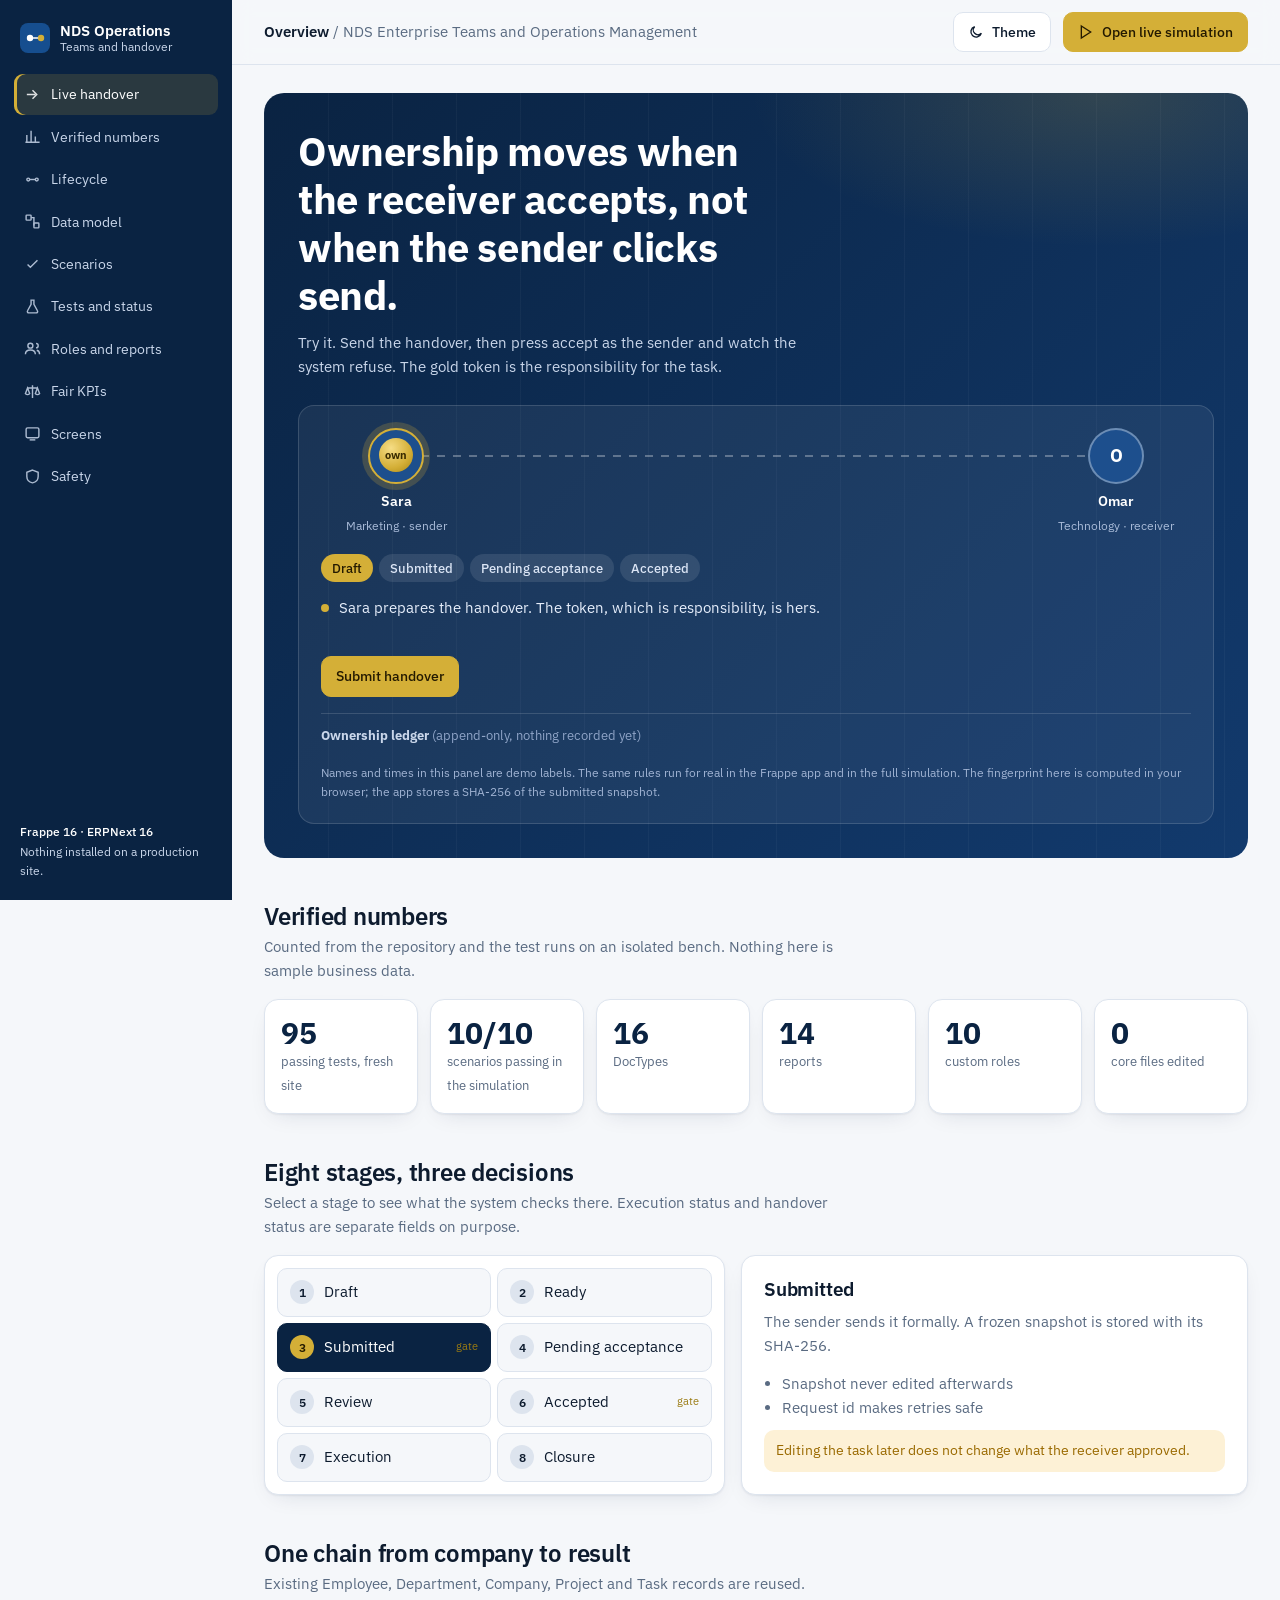
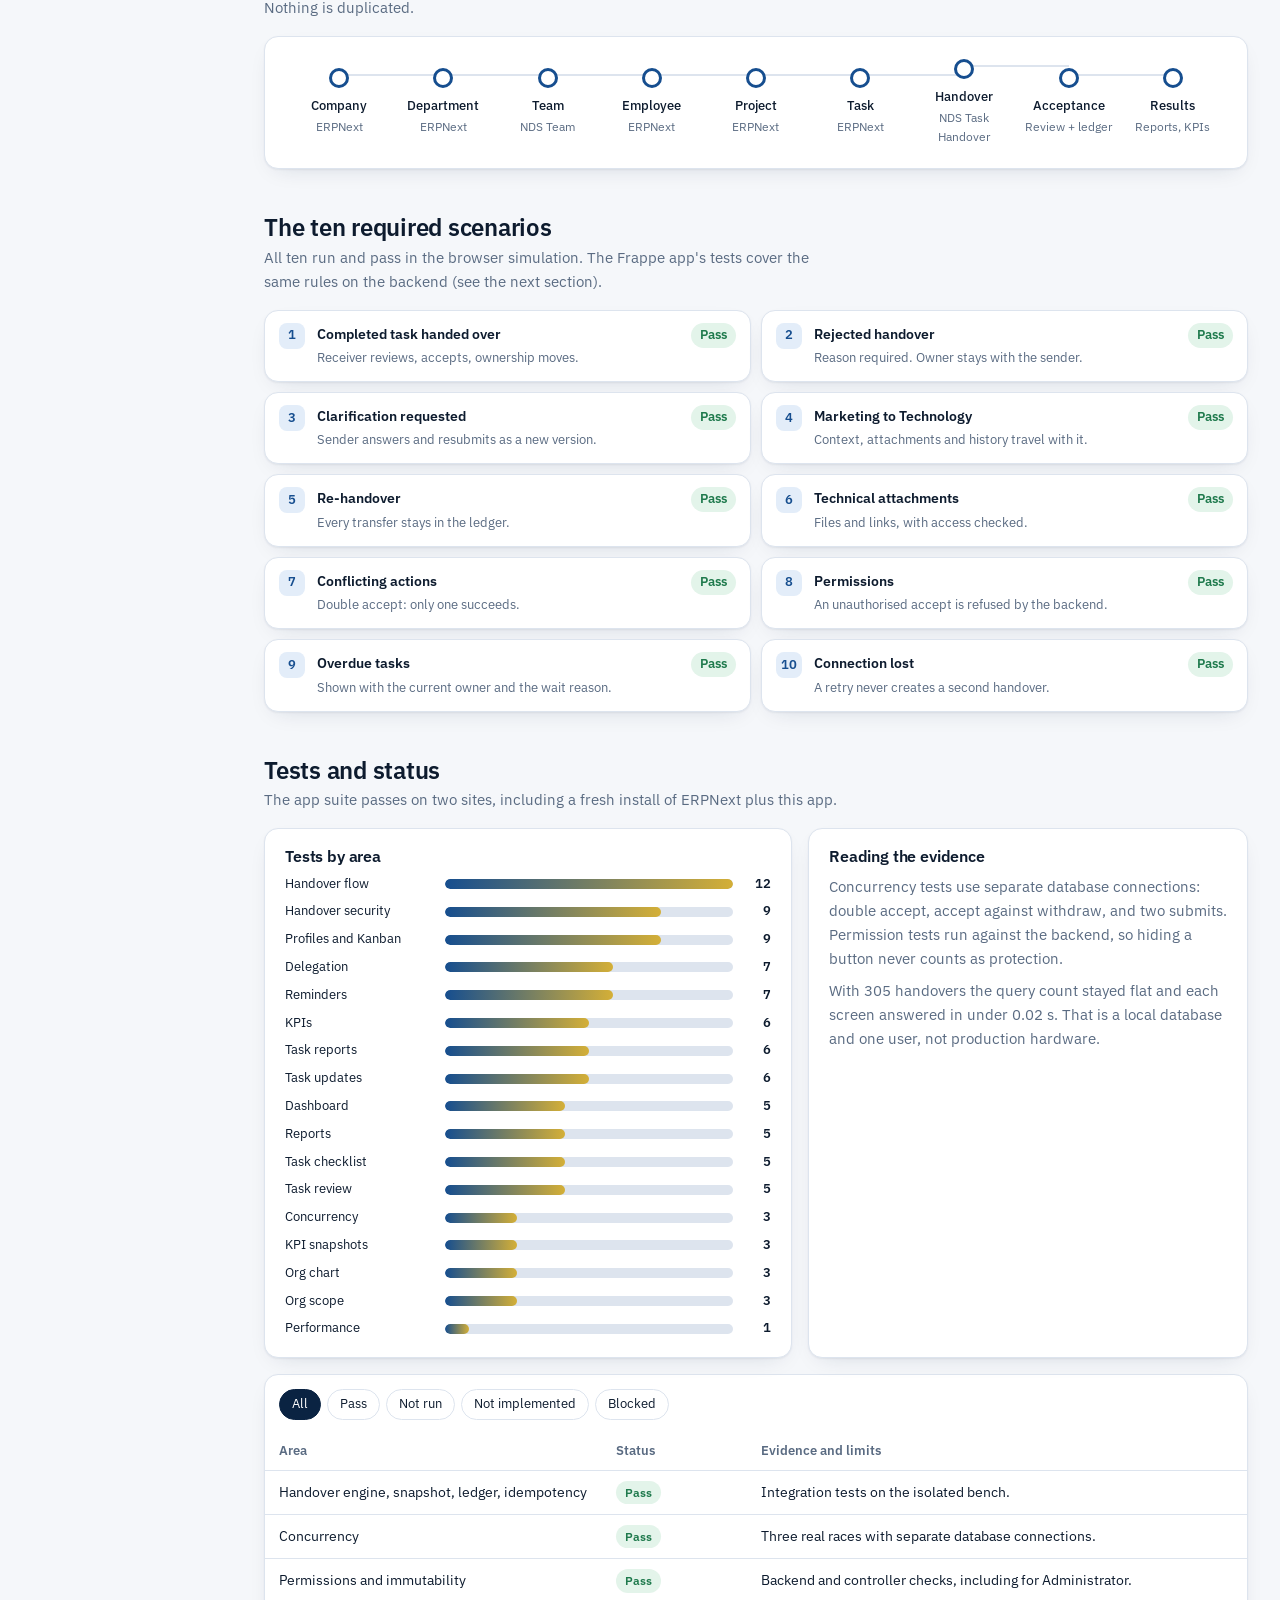
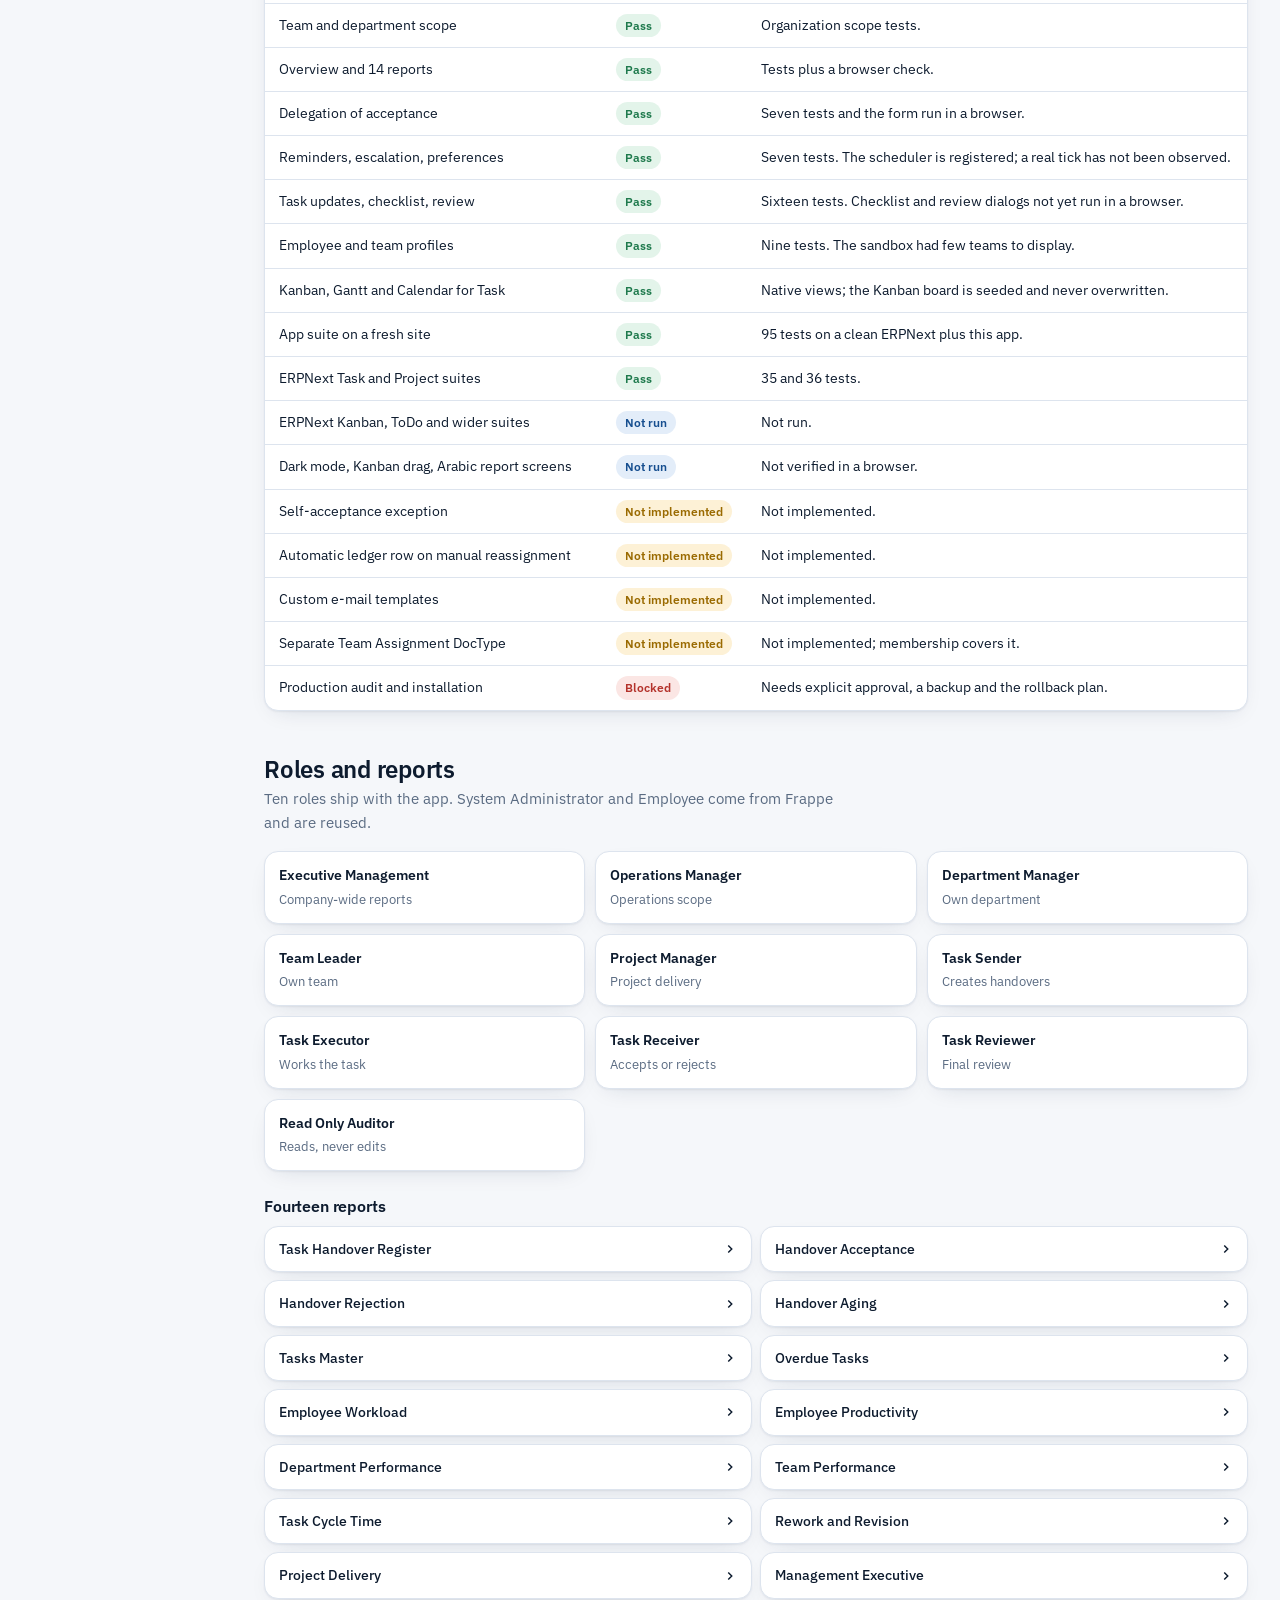
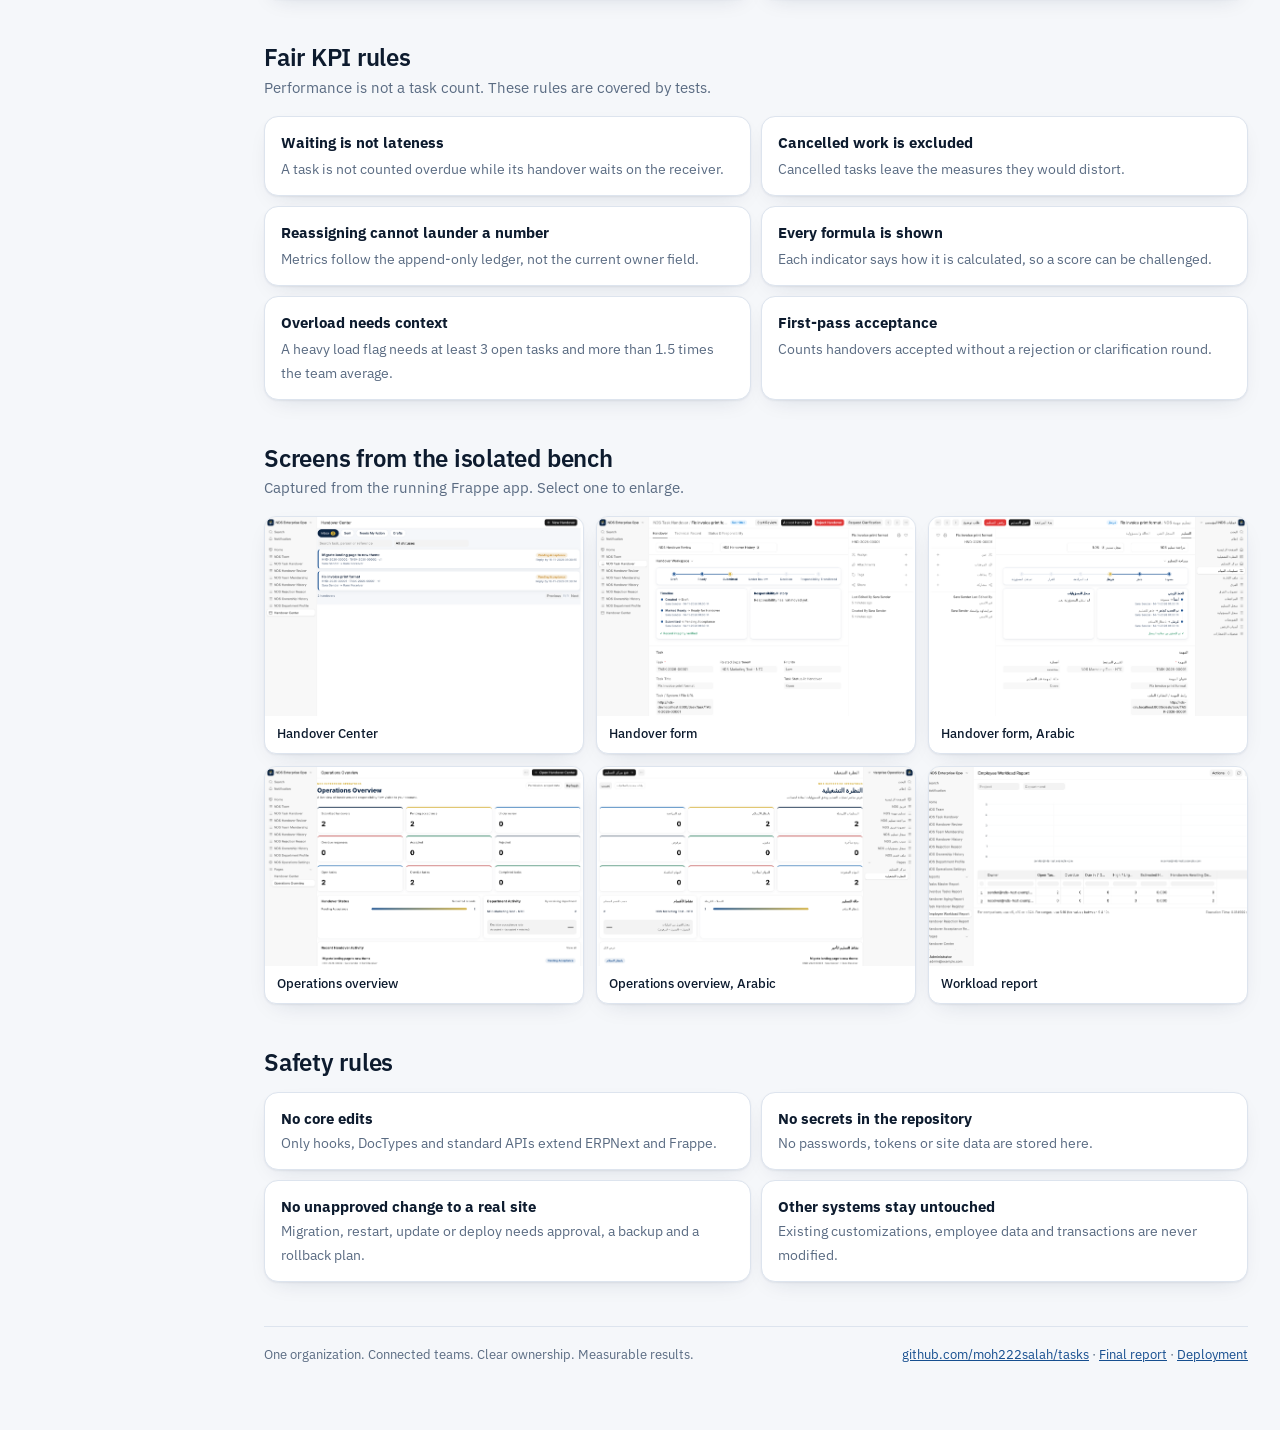
<file: overview.html>
<!doctype html>
<html lang="en" dir="ltr">
<head>
<meta charset="utf-8">
<meta name="viewport" content="width=device-width, initial-scale=1">
<title>NDS Operations Overview</title>
<meta name="description" content="Overview dashboard for NDS Enterprise Teams and Operations Management, a Frappe v16 app where task ownership moves only when the receiver accepts.">
<link rel="preconnect" href="https://fonts.googleapis.com">
<link rel="preconnect" href="https://fonts.gstatic.com" crossorigin>
<link href="https://fonts.googleapis.com/css2?family=IBM+Plex+Sans:wght@400;500;600;700&family=IBM+Plex+Sans+Arabic:wght@500;600&display=swap" rel="stylesheet">
<style>
:root{
	--navy:#0A2342;--royal:#164E8F;--gold:#D4AF37;--gold-d:#9a7b12;
	--bg:#F5F7FA;--surface:#fff;--ink:#0d1b2e;--mute:#5a6b82;--line:#dde4ee;
	--ok:#1f7a4d;--okbg:#e3f4ea;--bad:#b4322b;--badbg:#fbe6e4;--warn:#9a6a00;--warnbg:#fdf1d6;--info:#164E8F;--infobg:#e3edf9;
	--rail:#0A2342;--rail-ink:#c9d6ea;
	--shadow:0 1px 2px rgba(10,35,66,.06),0 8px 24px -12px rgba(10,35,66,.18);
	--r:14px;
}
:root[data-theme="dark"]{
	--bg:#07142a;--surface:#0e2142;--ink:#e8eef9;--mute:#98a9c4;--line:#1f3560;
	--ok:#4cc38a;--okbg:#0f3a2a;--bad:#ff8a80;--badbg:#42191a;--warn:#f2c14e;--warnbg:#3b2f0c;--info:#8bb8f2;--infobg:#12315c;
	--rail:#050e1d;--rail-ink:#9fb2d2;--gold-d:#D4AF37;
	--shadow:0 1px 2px rgba(0,0,0,.4),0 8px 24px -12px rgba(0,0,0,.6);
}
@media (prefers-color-scheme:dark){
	:root:not([data-theme="light"]){
		--bg:#07142a;--surface:#0e2142;--ink:#e8eef9;--mute:#98a9c4;--line:#1f3560;
		--ok:#4cc38a;--okbg:#0f3a2a;--bad:#ff8a80;--badbg:#42191a;--warn:#f2c14e;--warnbg:#3b2f0c;--info:#8bb8f2;--infobg:#12315c;
		--rail:#050e1d;--rail-ink:#9fb2d2;--gold-d:#D4AF37;
		--shadow:0 1px 2px rgba(0,0,0,.4),0 8px 24px -12px rgba(0,0,0,.6);
	}
}
*{box-sizing:border-box}
html{scroll-behavior:smooth;scroll-padding-top:76px}
body{margin:0;background:var(--bg);color:var(--ink);font:400 15px/1.6 "IBM Plex Sans",system-ui,-apple-system,"Segoe UI",sans-serif;-webkit-font-smoothing:antialiased}
a{color:var(--royal)}
:root[data-theme="dark"] a{color:var(--info)}
:focus-visible{outline:2px solid var(--gold);outline-offset:2px;border-radius:6px}
button{font:inherit;color:inherit;cursor:pointer}
h1,h2,h3{margin:0;line-height:1.2;letter-spacing:-.01em}
h2{font-size:24px;font-weight:600}
h3{font-size:16px;font-weight:600}
p{margin:0}

/* shell */
.shell{display:grid;grid-template-columns:232px minmax(0,1fr);min-height:100vh}
.rail{background:var(--rail);color:var(--rail-ink);position:sticky;top:0;height:100vh;display:flex;flex-direction:column;padding:20px 14px;gap:18px}
.brand{display:flex;gap:10px;align-items:center;color:#fff;font-weight:600;line-height:1.2;padding:2px 6px}
.brand svg{flex:none}
.brand small{display:block;font-weight:400;color:var(--rail-ink);font-size:12px}
.rail nav{display:flex;flex-direction:column;gap:2px;overflow:auto}
.rail nav a{display:flex;align-items:center;gap:10px;padding:9px 10px;border-radius:9px;color:var(--rail-ink);text-decoration:none;font-size:14px;transition:background .15s,color .15s}
.rail nav a svg{width:17px;height:17px;flex:none;opacity:.85}
.rail nav a:hover{background:rgba(255,255,255,.07);color:#fff}
.rail nav a.on{background:rgba(212,175,55,.16);color:#fff;box-shadow:inset 3px 0 0 var(--gold)}
.rail .foot{margin-top:auto;font-size:12px;color:var(--rail-ink);padding:0 6px}
.rail .foot b{color:#fff;font-weight:500}
.main{min-width:0}
.top{position:sticky;top:0;z-index:20;background:color-mix(in srgb,var(--bg) 88%,transparent);backdrop-filter:blur(10px);border-bottom:1px solid var(--line);display:flex;align-items:center;gap:12px;padding:12px 32px}
.top .ttl{font-weight:600;flex:1;min-width:0;max-width:100%;white-space:nowrap;overflow:hidden;text-overflow:ellipsis}
.top .ttl span{color:var(--mute);font-weight:400}
.btn{display:inline-flex;align-items:center;gap:8px;border:1px solid var(--line);background:var(--surface);padding:8px 14px;border-radius:10px;font-weight:500;font-size:14px;text-decoration:none;color:var(--ink);transition:transform .12s,border-color .15s,background .15s}
.btn:hover{border-color:var(--royal)}
.btn:active{transform:scale(.97)}
.btn.gold{background:var(--gold);border-color:var(--gold);color:#241a00}
.btn.gold:hover{filter:brightness(1.06)}
.btn svg{width:16px;height:16px}
.wrap{padding:28px 32px 64px;max-width:1240px}
section{margin-top:44px}
section:first-child{margin-top:0}
.sh{display:flex;flex-direction:column;gap:4px;margin-bottom:16px}
.sh p{color:var(--mute);max-width:64ch}
.card{background:var(--surface);border:1px solid var(--line);border-radius:var(--r);box-shadow:var(--shadow)}

/* hero */
.hero{background:linear-gradient(135deg,#0A2342 0%,#123a6d 100%);color:#fff;border-radius:20px;padding:34px;position:relative;overflow:hidden}
.hero::before{content:"";position:absolute;inset:0;background:
	radial-gradient(500px 220px at 85% 0%,rgba(212,175,55,.18),transparent 70%),
	repeating-linear-gradient(90deg,rgba(255,255,255,.035) 0 1px,transparent 1px 64px);pointer-events:none}
.hero>*{position:relative}
.hero h1{font-size:clamp(26px,3.4vw,40px);font-weight:700;max-width:20ch}
.hero .lede{color:#c9d6ea;max-width:58ch;margin-top:12px}
.baton{margin-top:26px;background:rgba(255,255,255,.06);border:1px solid rgba(255,255,255,.14);border-radius:16px;padding:22px}
.lane{position:relative;height:120px}
.person{position:absolute;top:0;width:150px;text-align:center;transition:transform .3s}
.person.s{left:0}.person.r{right:0}
.av{width:56px;height:56px;border-radius:50%;margin:0 auto 6px;display:grid;place-items:center;font-weight:700;font-size:18px;background:#1d4f8d;border:2px solid rgba(255,255,255,.35);transition:box-shadow .4s,border-color .4s}
.person.has .av{border-color:var(--gold);box-shadow:0 0 0 6px rgba(212,175,55,.22)}
.person b{display:block;font-weight:600;font-size:14px}
.person small{color:#a9bbd8;font-size:12px}
.wire{position:absolute;left:100px;right:100px;top:27px;height:2px;background:repeating-linear-gradient(90deg,rgba(255,255,255,.3) 0 8px,transparent 8px 16px)}
.token{position:absolute;top:10px;left:calc(75px - 17px);width:34px;height:34px;border-radius:50%;background:radial-gradient(circle at 35% 30%,#f6dd85,var(--gold) 60%,#a98512);box-shadow:0 0 0 0 rgba(212,175,55,.6);display:grid;place-items:center;color:#3a2c00;font-size:11px;font-weight:700;transition:left .9s cubic-bezier(.65,0,.25,1),opacity .3s;z-index:2}
.token.pend{animation:pulse 1.8s ease-out infinite}
.token.at-r{left:calc(100% - 75px - 17px)}
.token.shake{animation:shake .4s}
@keyframes pulse{0%{box-shadow:0 0 0 0 rgba(212,175,55,.55)}100%{box-shadow:0 0 0 18px rgba(212,175,55,0)}}
@keyframes shake{25%{transform:translateX(-6px)}75%{transform:translateX(6px)}}
.env{position:absolute;top:14px;left:calc(75px - 12px);width:24px;height:18px;border-radius:3px;background:#fff;opacity:0;transition:left .8s cubic-bezier(.4,0,.2,1),opacity .2s;z-index:1}
.env::after{content:"";position:absolute;inset:0;background:linear-gradient(135deg,transparent 48%,#b9c6dc 49% 52%,transparent 53%),linear-gradient(45deg,transparent 48%,#b9c6dc 49% 52%,transparent 53%)}
.env.go{opacity:1;left:calc(100% - 75px - 12px)}
.stages{display:flex;gap:6px;flex-wrap:wrap;margin-top:6px}
.chip{display:inline-flex;align-items:center;gap:6px;padding:3px 10px;border-radius:999px;font-size:12.5px;font-weight:500;background:rgba(255,255,255,.1);color:#dbe5f5;border:1px solid transparent}
.chip.cur{background:var(--gold);color:#241a00}
.chip.done{border-color:rgba(255,255,255,.25)}
.status{margin-top:14px;min-height:46px;color:#e6eefb;display:flex;gap:10px;align-items:flex-start}
.status i{flex:none;width:8px;height:8px;border-radius:50%;background:var(--gold);margin-top:8px}
.acts{display:flex;flex-wrap:wrap;gap:8px;margin-top:14px}
.acts .btn{background:rgba(255,255,255,.08);border-color:rgba(255,255,255,.2);color:#fff}
.acts .btn:hover:not(:disabled){background:rgba(255,255,255,.16)}
.acts .btn.gold{background:var(--gold);color:#241a00;border-color:var(--gold)}
.acts .btn.danger{border-color:#ff8a80;color:#ffb4ad}
.acts .btn:disabled{opacity:.35;cursor:not-allowed}
.ledger{margin-top:16px;border-top:1px solid rgba(255,255,255,.14);padding-top:12px;font-size:13px;color:#c9d6ea}
.ledger ol{list-style:none;margin:6px 0 0;padding:0;display:grid;gap:4px}
.ledger li{display:grid;grid-template-columns:70px 1fr auto;gap:10px;align-items:baseline}
.ledger li time{color:#8fa4c7;font-variant-numeric:tabular-nums}
.ledger code{font:12px ui-monospace,SFMono-Regular,Menlo,monospace;color:#f3dd8d}
.ledger .none{color:#8fa4c7}
.demo-note{font-size:12px;color:#9fb2d2;margin-top:10px}

/* kpi */
.kpis{display:grid;grid-template-columns:repeat(6,minmax(0,1fr));gap:12px}
.kpi{padding:16px;position:relative;overflow:hidden}
.kpi b{display:block;font-size:30px;font-weight:700;line-height:1.1;font-variant-numeric:tabular-nums;color:var(--navy)}
:root[data-theme="dark"] .kpi b{color:#fff}
@media (prefers-color-scheme:dark){:root:not([data-theme="light"]) .kpi b{color:#fff}}
.kpi span{color:var(--mute);font-size:13px}
.kpi svg{position:absolute;right:10px;top:10px;width:22px;height:22px;color:var(--gold-d);opacity:.8}

/* lifecycle */
.life{display:grid;grid-template-columns:minmax(0,1fr) minmax(0,1.1fr);gap:16px}
.steps{display:grid;gap:6px;padding:12px;grid-template-columns:1fr 1fr}
.step{text-align:left;border:1px solid var(--line);background:var(--bg);border-radius:10px;padding:10px 12px;display:flex;gap:10px;align-items:center;transition:border-color .15s,background .15s,transform .12s}
.step:hover{border-color:var(--royal)}
.step[aria-selected="true"]{background:var(--navy);border-color:var(--navy);color:#fff}
.step .n{flex:none;width:24px;height:24px;border-radius:50%;display:grid;place-items:center;font-size:12px;font-weight:600;background:var(--line);color:var(--ink)}
.step[aria-selected="true"] .n{background:var(--gold);color:#241a00}
.step .gate{margin-left:auto;font-size:11px;color:var(--gold-d)}
.detail{padding:22px;display:flex;flex-direction:column;gap:10px}
.detail h3{font-size:19px}
.detail ul{margin:4px 0 0;padding-left:18px;color:var(--mute)}
.detail .rule{margin-top:auto;padding:10px 12px;border-radius:10px;background:var(--warnbg);color:var(--warn);font-size:13.5px}

/* chain */
.chain{padding:22px;overflow-x:auto}
.chain ol{list-style:none;margin:0;padding:0;display:flex;align-items:center;min-width:900px;position:relative}
.chain li{flex:1;text-align:center;position:relative;font-size:13px;font-weight:500}
.chain li::before{content:"";display:block;width:14px;height:14px;border-radius:50%;margin:0 auto 8px;background:var(--surface);border:3px solid var(--royal);position:relative;z-index:1;animation:node 9s infinite;animation-delay:calc(var(--i)*1s)}
.chain li::after{content:"";position:absolute;top:6px;left:50%;width:100%;height:2px;background:var(--line)}
.chain li:last-child::after{display:none}
.chain li small{display:block;color:var(--mute);font-weight:400;font-size:12px}
@keyframes node{0%,12%{border-color:var(--gold);background:var(--gold);transform:scale(1.35)}20%,100%{border-color:var(--royal);background:var(--surface);transform:scale(1)}}

/* scenarios */
.scn{display:grid;grid-template-columns:repeat(2,minmax(0,1fr));gap:10px}
.sc{padding:12px 14px;display:flex;gap:12px;align-items:flex-start}
.sc .n{flex:none;width:26px;height:26px;border-radius:8px;background:var(--infobg);color:var(--info);display:grid;place-items:center;font-weight:600;font-size:13px}
.sc b{display:block;font-weight:600;font-size:14px}
.sc span{color:var(--mute);font-size:13px}
.sc .tag{margin-left:auto}

/* tags */
.tag{display:inline-block;padding:2px 9px;border-radius:999px;font-size:12px;font-weight:600;white-space:nowrap}
.tag.pass{background:var(--okbg);color:var(--ok)}
.tag.blk{background:var(--badbg);color:var(--bad)}
.tag.no{background:var(--warnbg);color:var(--warn)}
.tag.nr{background:var(--infobg);color:var(--info)}

/* bars */
.bars{padding:18px 20px;display:grid;gap:7px}
.bar{display:grid;grid-template-columns:150px 1fr 28px;gap:10px;align-items:center;font-size:13px}
.bar i{display:block;height:10px;border-radius:6px;background:var(--line);overflow:hidden}
.bar i u{display:block;height:100%;width:0;background:linear-gradient(90deg,var(--royal),var(--gold));border-radius:6px;transition:width 1s cubic-bezier(.2,.7,.2,1)}
.bar em{font-style:normal;font-variant-numeric:tabular-nums;text-align:right;font-weight:600}
.two{display:grid;grid-template-columns:minmax(0,1.2fr) minmax(0,1fr);gap:16px}

/* status table */
.tbl{width:100%;border-collapse:collapse;font-size:14px}
.tbl td:first-child{min-width:150px}
.tbl th,.tbl td{text-align:left;padding:10px 14px;border-bottom:1px solid var(--line);vertical-align:top}
.tbl th{font-size:12.5px;color:var(--mute);font-weight:600}
.tbl tr:last-child td{border-bottom:0}
.filters{display:flex;gap:6px;flex-wrap:wrap;margin-bottom:10px}
.filters button{border:1px solid var(--line);background:var(--surface);border-radius:999px;padding:4px 12px;font-size:13px}
.filters button[aria-pressed="true"]{background:var(--navy);color:#fff;border-color:var(--navy)}

/* roles + reports */
.grid3{display:grid;grid-template-columns:repeat(3,minmax(0,1fr));gap:10px}
.role{padding:12px 14px}
.role b{display:block;font-weight:600;font-size:14px}
.role span{font-size:13px;color:var(--mute)}
.reports{display:grid;grid-template-columns:repeat(2,minmax(0,1fr));gap:8px}
.rep{padding:0}
.rep button{width:100%;text-align:left;background:none;border:0;padding:11px 14px;display:flex;justify-content:space-between;gap:10px;align-items:center;font-weight:500;font-size:14px}
.rep p{display:none;padding:0 14px 12px;color:var(--mute);font-size:13px}
.rep.open p{display:block}
.rep button svg{width:14px;height:14px;transition:transform .2s;flex:none}
.rep.open button svg{transform:rotate(90deg)}

/* fair */
.fair{display:grid;grid-template-columns:repeat(2,minmax(0,1fr));gap:10px}
.fair .card{padding:14px 16px}
.fair b{display:block;margin-bottom:2px}
.fair span{color:var(--mute);font-size:13.5px}

/* gallery */
.gal{display:grid;grid-template-columns:repeat(3,minmax(0,1fr));gap:12px}
.gal button{padding:0;border:1px solid var(--line);background:var(--surface);border-radius:12px;overflow:hidden;text-align:left;box-shadow:var(--shadow);transition:transform .2s}
.gal button:hover{transform:translateY(-3px)}
.gal img{display:block;width:100%;aspect-ratio:16/10;object-fit:cover;object-position:top;background:var(--line)}
.gal span{display:block;padding:8px 12px;font-size:13px;font-weight:500}
dialog{border:0;border-radius:14px;padding:0;max-width:min(1100px,94vw);background:var(--surface);color:var(--ink)}
dialog::backdrop{background:rgba(5,14,29,.7)}
dialog img{display:block;max-width:100%;max-height:80vh;margin:auto}
dialog form{display:flex;justify-content:space-between;align-items:center;padding:10px 14px;gap:10px}

.safe{display:grid;grid-template-columns:repeat(2,minmax(0,1fr));gap:10px}
.safe .card{padding:14px 16px}
.safe b{display:block}
.safe span{color:var(--mute);font-size:13.5px}
footer{margin-top:44px;padding-top:18px;border-top:1px solid var(--line);color:var(--mute);font-size:13px;display:flex;justify-content:space-between;gap:12px;flex-wrap:wrap}

@media (max-width:1100px){.kpis{grid-template-columns:repeat(3,minmax(0,1fr))}.life,.two{grid-template-columns:1fr}.grid3{grid-template-columns:repeat(2,minmax(0,1fr))}}
@media (max-width:860px){
	.shell{grid-template-columns:1fr}
	.rail{position:sticky;top:0;height:auto;flex-direction:row;align-items:center;padding:8px 10px;z-index:30;gap:8px;overflow:hidden}
	.rail .brand small,.rail .foot,.rail nav a span{display:none}
	.rail nav{flex-direction:row;overflow-x:auto;gap:2px}
	.rail nav a{padding:8px 10px}
	.top{top:52px;padding:10px 16px}
	html{scroll-padding-top:120px}
	.wrap{padding:20px 16px 48px}
	.hero{padding:20px}
	.gal,.scn,.reports,.fair,.safe{grid-template-columns:1fr}
	.steps{grid-template-columns:1fr}
	.bar{grid-template-columns:110px 1fr 24px}
	.person{width:100px}
	.wire{left:60px;right:60px}
	.token{left:calc(50px - 17px)}.token.at-r{left:calc(100% - 50px - 17px)}
	.env{left:calc(50px - 12px)}.env.go{left:calc(100% - 50px - 12px)}
	.ledger li{grid-template-columns:56px 1fr}
	.ledger li code{grid-column:2}
}
@media (max-width:480px){.kpis{grid-template-columns:repeat(2,minmax(0,1fr))}.grid3{grid-template-columns:1fr}.top .btn span{display:none}}
@media (prefers-reduced-motion:reduce){
	*,*::before,*::after{animation:none!important;transition-duration:.01ms!important;scroll-behavior:auto!important}
}
</style>
</head>
<body>
<div class="shell">
<aside class="rail">
	<div class="brand">
		<svg width="30" height="30" viewBox="0 0 30 30" aria-hidden="true"><rect width="30" height="30" rx="8" fill="#164E8F"/><circle cx="10" cy="15" r="3.2" fill="#fff"/><circle cx="21" cy="15" r="3.2" fill="#D4AF37"/><path d="M13.5 15h4" stroke="#fff" stroke-width="1.6" stroke-linecap="round"/></svg>
		<div>NDS Operations<small>Teams and handover</small></div>
	</div>
	<nav aria-label="Sections">
		<a href="#handover" class="on"><svg viewBox="0 0 24 24" fill="none" stroke="currentColor" stroke-width="2"><path d="M4 12h12M12 6l6 6-6 6"/></svg><span>Live handover</span></a>
		<a href="#numbers"><svg viewBox="0 0 24 24" fill="none" stroke="currentColor" stroke-width="2"><path d="M4 20V10M10 20V4M16 20v-8M22 20H2"/></svg><span>Verified numbers</span></a>
		<a href="#lifecycle"><svg viewBox="0 0 24 24" fill="none" stroke="currentColor" stroke-width="2"><circle cx="6" cy="12" r="2"/><circle cx="18" cy="12" r="2"/><path d="M8 12h8"/></svg><span>Lifecycle</span></a>
		<a href="#model"><svg viewBox="0 0 24 24" fill="none" stroke="currentColor" stroke-width="2"><rect x="3" y="3" width="7" height="7" rx="1"/><rect x="14" y="14" width="7" height="7" rx="1"/><path d="M10 6.5h4v11"/></svg><span>Data model</span></a>
		<a href="#scenarios"><svg viewBox="0 0 24 24" fill="none" stroke="currentColor" stroke-width="2"><path d="M5 12l4 4 10-10"/></svg><span>Scenarios</span></a>
		<a href="#tests"><svg viewBox="0 0 24 24" fill="none" stroke="currentColor" stroke-width="2"><path d="M9 3h6M10 3v6l-5 9a2 2 0 0 0 2 3h10a2 2 0 0 0 2-3l-5-9V3"/></svg><span>Tests and status</span></a>
		<a href="#roles"><svg viewBox="0 0 24 24" fill="none" stroke="currentColor" stroke-width="2"><circle cx="9" cy="8" r="3.5"/><path d="M2 20c0-4 3-6 7-6s7 2 7 6M17 5a3 3 0 0 1 0 6M22 20c0-3-2-5-4-5.5"/></svg><span>Roles and reports</span></a>
		<a href="#fair"><svg viewBox="0 0 24 24" fill="none" stroke="currentColor" stroke-width="2"><path d="M12 3v18M5 7h14M5 7l-3 8a4 4 0 0 0 6 0zM19 7l-3 8a4 4 0 0 0 6 0z"/></svg><span>Fair KPIs</span></a>
		<a href="#screens"><svg viewBox="0 0 24 24" fill="none" stroke="currentColor" stroke-width="2"><rect x="3" y="4" width="18" height="14" rx="2"/><path d="M8 21h8"/></svg><span>Screens</span></a>
		<a href="#safety"><svg viewBox="0 0 24 24" fill="none" stroke="currentColor" stroke-width="2"><path d="M12 3l8 3v6c0 5-3.5 8-8 9-4.5-1-8-4-8-9V6z"/></svg><span>Safety</span></a>
	</nav>
	<div class="foot"><b>Frappe 16 · ERPNext 16</b><br>Nothing installed on a production site.</div>
</aside>

<div class="main">
<header class="top">
	<div class="ttl">Overview <span>/ NDS Enterprise Teams and Operations Management</span></div>
	<button class="btn" id="theme" type="button" aria-label="Toggle dark mode"><svg viewBox="0 0 24 24" fill="none" stroke="currentColor" stroke-width="2"><path d="M20 14A8 8 0 1 1 10 4a6.5 6.5 0 0 0 10 10z"/></svg><span>Theme</span></button>
	<a class="btn gold" href="index.html"><svg viewBox="0 0 24 24" fill="none" stroke="currentColor" stroke-width="2"><path d="M5 3l14 9-14 9z"/></svg><span>Open live simulation</span></a>
</header>

<div class="wrap">

<section id="handover">
	<div class="hero">
		<h1>Ownership moves when the receiver accepts, not when the sender clicks send.</h1>
		<p class="lede">Try it. Send the handover, then press accept as the sender and watch the system refuse. The gold token is the responsibility for the task.</p>
		<div class="baton" id="baton">
			<div class="lane">
				<div class="wire"></div>
				<div class="person s has" id="ps"><div class="av">S</div><b>Sara</b><small>Marketing · sender</small></div>
				<div class="person r" id="pr"><div class="av">O</div><b>Omar</b><small>Technology · receiver</small></div>
				<div class="env" id="env"></div>
				<div class="token" id="tok" title="Responsibility">own</div>
			</div>
			<div class="stages" id="stages" aria-label="Handover stage"></div>
			<div class="status" role="status" aria-live="polite"><i></i><p id="msg"></p></div>
			<div class="acts" id="acts"></div>
			<div class="ledger"><strong>Ownership ledger</strong> <span class="none" id="lnone">(append-only, nothing recorded yet)</span><ol id="led"></ol></div>
			<p class="demo-note">Names and times in this panel are demo labels. The same rules run for real in the Frappe app and in the full simulation. The fingerprint here is computed in your browser; the app stores a SHA-256 of the submitted snapshot.</p>
		</div>
	</div>
</section>

<section id="numbers">
	<div class="sh"><h2>Verified numbers</h2><p>Counted from the repository and the test runs on an isolated bench. Nothing here is sample business data.</p></div>
	<div class="kpis">
		<div class="card kpi"><b data-n="95">0</b><span>passing tests, fresh site</span></div>
		<div class="card kpi"><b data-n="10" data-of="10">0</b><span>scenarios passing in the simulation</span></div>
		<div class="card kpi"><b data-n="16">0</b><span>DocTypes</span></div>
		<div class="card kpi"><b data-n="14">0</b><span>reports</span></div>
		<div class="card kpi"><b data-n="10">0</b><span>custom roles</span></div>
		<div class="card kpi"><b data-n="0">0</b><span>core files edited</span></div>
	</div>
</section>

<section id="lifecycle">
	<div class="sh"><h2>Eight stages, three decisions</h2><p>Select a stage to see what the system checks there. Execution status and handover status are separate fields on purpose.</p></div>
	<div class="life">
		<div class="card steps" role="tablist" aria-label="Lifecycle stages" id="steps"></div>
		<div class="card detail" id="detail" role="tabpanel" aria-live="polite"></div>
	</div>
</section>

<section id="model">
	<div class="sh"><h2>One chain from company to result</h2><p>Existing Employee, Department, Company, Project and Task records are reused. Nothing is duplicated.</p></div>
	<div class="card chain"><ol>
		<li style="--i:0">Company<small>ERPNext</small></li>
		<li style="--i:1">Department<small>ERPNext</small></li>
		<li style="--i:2">Team<small>NDS Team</small></li>
		<li style="--i:3">Employee<small>ERPNext</small></li>
		<li style="--i:4">Project<small>ERPNext</small></li>
		<li style="--i:5">Task<small>ERPNext</small></li>
		<li style="--i:6">Handover<small>NDS Task Handover</small></li>
		<li style="--i:7">Acceptance<small>Review + ledger</small></li>
		<li style="--i:8">Results<small>Reports, KPIs</small></li>
	</ol></div>
</section>

<section id="scenarios">
	<div class="sh"><h2>The ten required scenarios</h2><p>All ten run and pass in the browser simulation. The Frappe app's tests cover the same rules on the backend (see the next section).</p></div>
	<div class="scn" id="scn"></div>
</section>

<section id="tests">
	<div class="sh"><h2>Tests and status</h2><p>The app suite passes on two sites, including a fresh install of ERPNext plus this app.</p></div>
	<div class="two">
		<div class="card bars" id="bars" aria-label="Tests by area"></div>
		<div class="card" style="padding:18px 20px">
			<h3>Reading the evidence</h3>
			<p style="color:var(--mute);margin-top:8px">Concurrency tests use separate database connections: double accept, accept against withdraw, and two submits. Permission tests run against the backend, so hiding a button never counts as protection.</p>
			<p style="color:var(--mute);margin-top:8px">With 305 handovers the query count stayed flat and each screen answered in under 0.02 s. That is a local database and one user, not production hardware.</p>
		</div>
	</div>
	<div style="margin-top:16px;overflow-x:auto" class="card">
		<div style="padding:14px 14px 0" class="filters" id="filters" role="group" aria-label="Filter by status">
			<button type="button" aria-pressed="true" data-f="all">All</button>
			<button type="button" aria-pressed="false" data-f="pass">Pass</button>
			<button type="button" aria-pressed="false" data-f="nr">Not run</button>
			<button type="button" aria-pressed="false" data-f="no">Not implemented</button>
			<button type="button" aria-pressed="false" data-f="blk">Blocked</button>
		</div>
		<table class="tbl"><thead><tr><th scope="col">Area</th><th scope="col">Status</th><th scope="col">Evidence and limits</th></tr></thead><tbody id="st"></tbody></table>
	</div>
</section>

<section id="roles">
	<div class="sh"><h2>Roles and reports</h2><p>Ten roles ship with the app. System Administrator and Employee come from Frappe and are reused.</p></div>
	<div class="grid3" id="roleg"></div>
	<h3 style="margin:26px 0 10px">Fourteen reports</h3>
	<div class="reports" id="repg"></div>
</section>

<section id="fair">
	<div class="sh"><h2>Fair KPI rules</h2><p>Performance is not a task count. These rules are covered by tests.</p></div>
	<div class="fair">
		<div class="card"><b>Waiting is not lateness</b><span>A task is not counted overdue while its handover waits on the receiver.</span></div>
		<div class="card"><b>Cancelled work is excluded</b><span>Cancelled tasks leave the measures they would distort.</span></div>
		<div class="card"><b>Reassigning cannot launder a number</b><span>Metrics follow the append-only ledger, not the current owner field.</span></div>
		<div class="card"><b>Every formula is shown</b><span>Each indicator says how it is calculated, so a score can be challenged.</span></div>
		<div class="card"><b>Overload needs context</b><span>A heavy load flag needs at least 3 open tasks and more than 1.5 times the team average.</span></div>
		<div class="card"><b>First-pass acceptance</b><span>Counts handovers accepted without a rejection or clarification round.</span></div>
	</div>
</section>

<section id="screens">
	<div class="sh"><h2>Screens from the isolated bench</h2><p>Captured from the running Frappe app. Select one to enlarge.</p></div>
	<div class="gal" id="gal"></div>
	<dialog id="dlg"><img id="dimg" alt=""><form method="dialog"><span id="dcap"></span><button class="btn">Close</button></form></dialog>
</section>

<section id="safety">
	<div class="sh"><h2>Safety rules</h2></div>
	<div class="safe">
		<div class="card"><b>No core edits</b><span>Only hooks, DocTypes and standard APIs extend ERPNext and Frappe.</span></div>
		<div class="card"><b>No secrets in the repository</b><span>No passwords, tokens or site data are stored here.</span></div>
		<div class="card"><b>No unapproved change to a real site</b><span>Migration, restart, update or deploy needs approval, a backup and a rollback plan.</span></div>
		<div class="card"><b>Other systems stay untouched</b><span>Existing customizations, employee data and transactions are never modified.</span></div>
	</div>
</section>

<footer>
	<span>One organization. Connected teams. Clear ownership. Measurable results.</span>
	<span><a href="https://github.com/moh222salah/tasks">github.com/moh222salah/tasks</a> · <a href="docs/FINAL_REPORT.md">Final report</a> · <a href="docs/DEPLOYMENT.md">Deployment</a></span>
</footer>

</div>
</div>
</div>

<script>
(function(){
"use strict";
var $=function(s,r){return (r||document).querySelector(s)};
var $$=function(s,r){return Array.prototype.slice.call((r||document).querySelectorAll(s))};
var rm=window.matchMedia&&matchMedia("(prefers-reduced-motion: reduce)").matches;

/* theme */
var root=document.documentElement;
try{var t=localStorage.getItem("nds-ov-theme");if(t)root.setAttribute("data-theme",t)}catch(e){}
$("#theme").addEventListener("click",function(){
	var cur=root.getAttribute("data-theme")||(matchMedia("(prefers-color-scheme: dark)").matches?"dark":"light");
	var nx=cur==="dark"?"light":"dark";
	root.setAttribute("data-theme",nx);
	try{localStorage.setItem("nds-ov-theme",nx)}catch(e){}
});

/* ---------- handover demo ---------- */
var STAGES=["Draft","Submitted","Pending acceptance","Accepted"];
var S={st:"draft",ver:1,owner:"s",hist:[],clar:false,rej:false,tries:0,reqs:{}};
var tok=$("#tok"),env=$("#env"),msg=$("#msg"),acts=$("#acts"),led=$("#led"),lnone=$("#lnone");
var ps=$("#ps"),pr=$("#pr");

function clock(){var d=new Date();return ("0"+d.getHours()).slice(-2)+":"+("0"+d.getMinutes()).slice(-2)+":"+("0"+d.getSeconds()).slice(-2)}
function fp(str){
	function fnv(s){var h=2166136261;for(var i=0;i<s.length;i++){h^=s.charCodeAt(i);h=Math.imul(h,16777619)}return ("00000000"+(h>>>0).toString(16)).slice(-8)}
	if(window.crypto&&crypto.subtle&&window.TextEncoder){
		return crypto.subtle.digest("SHA-256",new TextEncoder().encode(str)).then(function(b){
			return Array.prototype.map.call(new Uint8Array(b),function(x){return ("0"+x.toString(16)).slice(-2)}).join("").slice(0,12);
		}).catch(function(){return fnv(str)});
	}
	return Promise.resolve(fnv(str));
}
function log(text,hash){
	S.hist.push({t:clock(),text:text,hash:hash||""});
	render();
}
function stageIdx(){
	if(S.st==="draft")return 0;
	if(S.st==="pending")return 2;
	if(S.st==="accepted")return 3;
	return 1;
}
function render(){
	var i=stageIdx();
	$("#stages").innerHTML=STAGES.map(function(n,k){return '<span class="chip'+(k===i?' cur':(k<i?' done':''))+'">'+n+'</span>'}).join("");
	var atR=S.owner==="r";
	tok.classList.toggle("at-r",atR);
	tok.classList.toggle("pend",S.st==="pending");
	ps.classList.toggle("has",!atR);pr.classList.toggle("has",atR);
	var m={
		draft:S.rej?"Rejected. Responsibility stayed with Sara. Revise the handover and submit again as version "+S.ver+".":(S.clar?"Omar asked for clarification. Responsibility is still Sara's. Answer and resubmit.":"Sara prepares the handover. The token, which is responsibility, is hers."),
		pending:"Version "+S.ver+" was submitted as a frozen snapshot. Omar must review it. Responsibility is still Sara's.",
		accepted:"Omar accepted. Only now does responsibility pass to him, recorded in the ledger with the snapshot fingerprint."
	};
	msg.textContent=m[S.st];
	function b(label,fn,cls,dis){var e=document.createElement("button");e.type="button";e.className="btn "+(cls||"");e.textContent=label;e.disabled=!!dis;e.addEventListener("click",fn);return e}
	acts.innerHTML="";
	if(S.st==="draft"){acts.appendChild(b(S.rej||S.clar?"Resubmit as version "+S.ver:"Submit handover",submit,"gold"))}
	if(S.st==="pending"){
		acts.appendChild(b("Accept as Omar",accept,"gold"));
		acts.appendChild(b("Request clarification",clarify));
		acts.appendChild(b("Reject",reject,"danger"));
		acts.appendChild(b("Try accepting as Sara",selfAccept));
		acts.appendChild(b("Retry submit (same request)",retry));
	}
	if(S.st==="accepted"){acts.appendChild(b("Start over",reset))}
	lnone.style.display=S.hist.length?"none":"";
	led.innerHTML=S.hist.map(function(h){return '<li><time>'+h.t+'</time><span>'+h.text+'</span>'+(h.hash?'<code>'+h.hash+'</code>':'')+'</li>'}).join("");
}
function submit(){
	var key="v"+S.ver;
	if(S.reqs[key])return;
	S.reqs[key]=1;
	var snap=JSON.stringify({task:"TASK-0042",ver:S.ver,diagnosis:"timeout in webhook",solution:"retry with backoff",result:"verified"});
	S.st="pending";S.clar=false;S.rej=false;
	env.classList.add("go");setTimeout(function(){env.classList.remove("go")},1100);
	fp(snap).then(function(h){log("Submitted version "+S.ver+" to Omar",h)});
	render();
}
function retry(){
	log("Same request id again: ignored, no second handover created");
}
function selfAccept(){
	tok.classList.remove("shake");void tok.offsetWidth;tok.classList.add("shake");
	log("Blocked: a sender cannot accept their own handover");
}
function accept(){
	S.st="accepted";S.owner="r";
	log("Accepted by Omar. Owner Sara → Omar");
}
function reject(){
	S.st="draft";S.rej=true;S.ver++;
	log("Rejected by Omar: reason required (missing attachments). Owner stays Sara");
}
function clarify(){
	S.st="draft";S.clar=true;S.ver++;
	log("Omar requested clarification. Owner stays Sara");
}
function reset(){S={st:"draft",ver:1,owner:"s",hist:[],clar:false,rej:false,tries:0,reqs:{}};render()}
render();

/* ---------- count up ---------- */
function countUp(el){
	var n=+el.getAttribute("data-n"),of=el.getAttribute("data-of");
	function fin(){el.textContent=of?n+"/"+of:n}
	if(rm||n===0){fin();return}
	var t0=null;
	function f(ts){if(!t0)t0=ts;var p=Math.min((ts-t0)/1100,1),e=1-Math.pow(1-p,3);el.textContent=Math.round(n*e)+(of&&p<1?"":"");if(p<1)requestAnimationFrame(f);else fin()}
	requestAnimationFrame(f);
}
/* ---------- bars ---------- */
var AREAS=[["Handover flow",12],["Handover security",9],["Profiles and Kanban",9],["Delegation",7],["Reminders",7],["KPIs",6],["Task reports",6],["Task updates",6],["Dashboard",5],["Reports",5],["Task checklist",5],["Task review",5],["Concurrency",3],["KPI snapshots",3],["Org chart",3],["Org scope",3],["Performance",1]];
$("#bars").innerHTML='<h3>Tests by area</h3>'+AREAS.map(function(a){return '<div class="bar"><span>'+a[0]+'</span><i><u data-w="'+(a[1]/12*100)+'"></u></i><em>'+a[1]+'</em></div>'}).join("");

/* observe reveal for counts and bars */
var seen=new WeakSet();
var io="IntersectionObserver" in window?new IntersectionObserver(function(es){es.forEach(function(e){
	if(!e.isIntersecting||seen.has(e.target))return;seen.add(e.target);
	$$("[data-n]",e.target).forEach(countUp);
	$$("u[data-w]",e.target).forEach(function(u){u.style.width=u.getAttribute("data-w")+"%"});
})},{threshold:.25}):null;
["#numbers","#bars"].forEach(function(s){var el=$(s);if(io)io.observe(el);else{$$("[data-n]",el).forEach(countUp);$$("u[data-w]",el).forEach(function(u){u.style.width=u.getAttribute("data-w")+"%"})}});

/* ---------- lifecycle ---------- */
var LIFE=[
	["Draft","The sender prepares diagnosis, solution, results and attachments.",["Autosaved safely","Sender identity comes from the logged-in user"],"Nothing changes owner while a handover is a draft."],
	["Ready","Required fields and evidence are checked before sending.",["Diagnosis and result present","Attachments readable by the receiver"],"Incomplete handovers cannot move on."],
	["Submitted","The sender sends it formally. A frozen snapshot is stored with its SHA-256.",["Snapshot never edited afterwards","Request id makes retries safe"],"Editing the task later does not change what the receiver approved.","gate"],
	["Pending acceptance","It appears in the receiver's inbox with a notification.",["Reminders and escalation","Delegation only with explicit dates"],"The current owner is unchanged."],
	["Review","The receiver reads everything and chooses one of three decisions.",["Accept","Reject, with a mandatory reason","Request clarification"],"Only the receiver, or a dated delegate, may decide."],
	["Accepted","Ownership transfers in one atomic step, guarded by a version counter.",["Ledger row appended, unique per task and sequence","Previous owner kept"],"Two simultaneous accepts: one wins, the other is refused.","gate"],
	["Execution","The new owner works, posts updates, ticks the checklist and can hand over again.",["Each re-handover is a new record","History is never deleted"],"Execution status is separate from handover status."],
	["Closure","Results, evidence and a review are required before the task closes.",["Approval by an authorised reviewer","No closing by changing a status by hand"],"Past dates alone never close a task."]
];
$("#steps").innerHTML=LIFE.map(function(s,i){return '<button class="step" role="tab" aria-selected="'+(i===2?"true":"false")+'" data-i="'+i+'"><span class="n">'+(i+1)+'</span>'+s[0]+(s[4]?'<span class="gate">gate</span>':'')+'</button>'}).join("");
function showStep(i){
	$$(".step").forEach(function(b){b.setAttribute("aria-selected",+b.getAttribute("data-i")===i?"true":"false")});
	var s=LIFE[i];
	$("#detail").innerHTML='<h3>'+s[0]+'</h3><p style="color:var(--mute)">'+s[1]+'</p><ul>'+s[2].map(function(x){return '<li>'+x+'</li>'}).join("")+'</ul><div class="rule">'+s[3]+'</div>';
}
$("#steps").addEventListener("click",function(e){var b=e.target.closest(".step");if(b)showStep(+b.getAttribute("data-i"))});
showStep(2);

/* ---------- scenarios ---------- */
var SC=[
	["Completed task handed over","Receiver reviews, accepts, ownership moves."],
	["Rejected handover","Reason required. Owner stays with the sender."],
	["Clarification requested","Sender answers and resubmits as a new version."],
	["Marketing to Technology","Context, attachments and history travel with it."],
	["Re-handover","Every transfer stays in the ledger."],
	["Technical attachments","Files and links, with access checked."],
	["Conflicting actions","Double accept: only one succeeds."],
	["Permissions","An unauthorised accept is refused by the backend."],
	["Overdue tasks","Shown with the current owner and the wait reason."],
	["Connection lost","A retry never creates a second handover."]
];
$("#scn").innerHTML=SC.map(function(s,i){return '<div class="card sc"><div class="n">'+(i+1)+'</div><div><b>'+s[0]+'</b><span>'+s[1]+'</span></div><span class="tag pass">Pass</span></div>'}).join("");

/* ---------- status table ---------- */
var ST=[
	["Handover engine, snapshot, ledger, idempotency","pass","Integration tests on the isolated bench."],
	["Concurrency","pass","Three real races with separate database connections."],
	["Permissions and immutability","pass","Backend and controller checks, including for Administrator."],
	["Team and department scope","pass","Organization scope tests."],
	["Overview and 14 reports","pass","Tests plus a browser check."],
	["Delegation of acceptance","pass","Seven tests and the form run in a browser."],
	["Reminders, escalation, preferences","pass","Seven tests. The scheduler is registered; a real tick has not been observed."],
	["Task updates, checklist, review","pass","Sixteen tests. Checklist and review dialogs not yet run in a browser."],
	["Employee and team profiles","pass","Nine tests. The sandbox had few teams to display."],
	["Kanban, Gantt and Calendar for Task","pass","Native views; the Kanban board is seeded and never overwritten."],
	["App suite on a fresh site","pass","95 tests on a clean ERPNext plus this app."],
	["ERPNext Task and Project suites","pass","35 and 36 tests."],
	["ERPNext Kanban, ToDo and wider suites","nr","Not run."],
	["Dark mode, Kanban drag, Arabic report screens","nr","Not verified in a browser."],
	["Self-acceptance exception","no","Not implemented."],
	["Automatic ledger row on manual reassignment","no","Not implemented."],
	["Custom e-mail templates","no","Not implemented."],
	["Separate Team Assignment DocType","no","Not implemented; membership covers it."],
	["Production audit and installation","blk","Needs explicit approval, a backup and the rollback plan."]
];
var LBL={pass:"Pass",nr:"Not run",no:"Not implemented",blk:"Blocked"};
function drawSt(f){
	$("#st").innerHTML=ST.filter(function(r){return f==="all"||r[1]===f}).map(function(r){return '<tr><td>'+r[0]+'</td><td><span class="tag '+r[1]+'">'+LBL[r[1]]+'</span></td><td>'+r[2]+'</td></tr>'}).join("")||'<tr><td colspan="3">No items with this status.</td></tr>';
}
drawSt("all");
$("#filters").addEventListener("click",function(e){var b=e.target.closest("button");if(!b)return;$$("#filters button").forEach(function(x){x.setAttribute("aria-pressed",x===b?"true":"false")});drawSt(b.getAttribute("data-f"))});

/* ---------- roles ---------- */
var ROLES=[["Executive Management","Company-wide reports"],["Operations Manager","Operations scope"],["Department Manager","Own department"],["Team Leader","Own team"],["Project Manager","Project delivery"],["Task Sender","Creates handovers"],["Task Executor","Works the task"],["Task Receiver","Accepts or rejects"],["Task Reviewer","Final review"],["Read Only Auditor","Reads, never edits"]];
$("#roleg").innerHTML=ROLES.map(function(r){return '<div class="card role"><b>'+r[0]+'</b><span>'+r[1]+'</span></div>'}).join("");
var REP=[["Task Handover Register","Every handover with status, sender, receiver and version."],["Handover Acceptance","Accepted handovers and the time to accept."],["Handover Rejection","Rejections by reason category."],["Handover Aging","Open handovers by how long they have waited."],["Tasks Master","All tasks with owner, status and dates."],["Overdue Tasks","Overdue work, current owner, and whether it is waiting on someone."],["Employee Workload","Open tasks and hours per person."],["Employee Productivity","On-time rate, cycle time and first-pass acceptance."],["Department Performance","Delivery and handover quality per department."],["Team Performance","Delivery, SLA and workload balance per team."],["Task Cycle Time","Time from start to completion."],["Rework and Revision","Handovers that came back for changes."],["Project Delivery","Task completion against project plans."],["Management Executive","One page summary for senior management."]];
$("#repg").innerHTML=REP.map(function(r,i){return '<div class="card rep"><button type="button" aria-expanded="false" data-i="'+i+'">'+r[0]+'<svg viewBox="0 0 24 24" fill="none" stroke="currentColor" stroke-width="2.5"><path d="M9 6l6 6-6 6"/></svg></button><p>'+r[1]+'</p></div>'}).join("");
$("#repg").addEventListener("click",function(e){var b=e.target.closest("button");if(!b)return;var c=b.parentNode;var o=c.classList.toggle("open");b.setAttribute("aria-expanded",o)});

/* ---------- gallery ---------- */
var G=[["handover-center.png","Handover Center"],["handover-form.png","Handover form"],["handover-form-rtl.png","Handover form, Arabic"],["operations-overview.png","Operations overview"],["operations-overview-ar-rtl.png","Operations overview, Arabic"],["report-workload.png","Workload report"]];
$("#gal").innerHTML=G.map(function(g){return '<button type="button" data-s="docs/screenshots/'+g[0]+'" data-c="'+g[1]+'"><img loading="lazy" src="docs/screenshots/'+g[0]+'" alt="'+g[1]+'"><span>'+g[1]+'</span></button>'}).join("");
$("#gal").addEventListener("click",function(e){var b=e.target.closest("button");if(!b)return;$("#dimg").src=b.getAttribute("data-s");$("#dimg").alt=b.getAttribute("data-c");$("#dcap").textContent=b.getAttribute("data-c");var d=$("#dlg");if(d.showModal)d.showModal()});

/* ---------- rail active ---------- */
var links=$$(".rail nav a");
if("IntersectionObserver" in window){
	var so=new IntersectionObserver(function(es){es.forEach(function(e){if(e.isIntersecting){links.forEach(function(a){a.classList.toggle("on",a.getAttribute("href")==="#"+e.target.id)})}})},{rootMargin:"-30% 0px -60% 0px"});
	$$("section[id]").forEach(function(s){so.observe(s)});
}
})();
</script>
</body>
</html>
</file>
